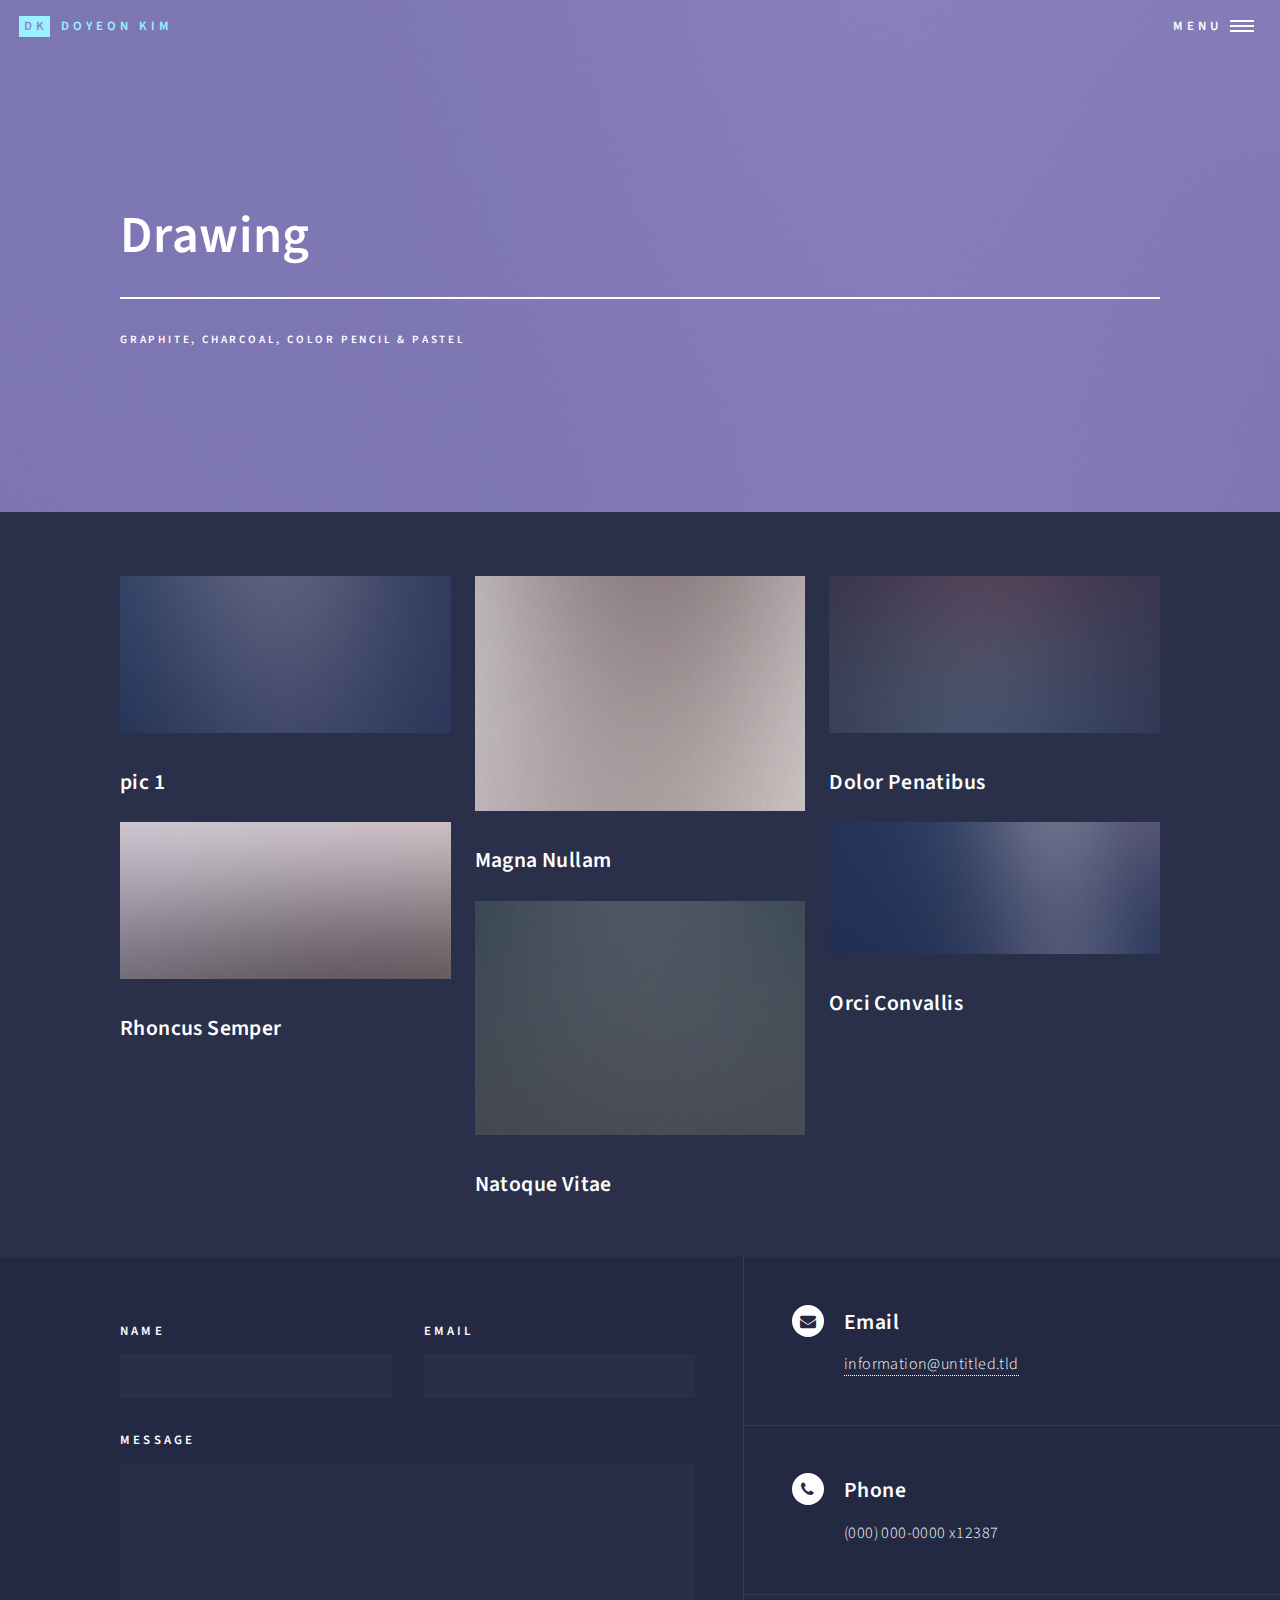
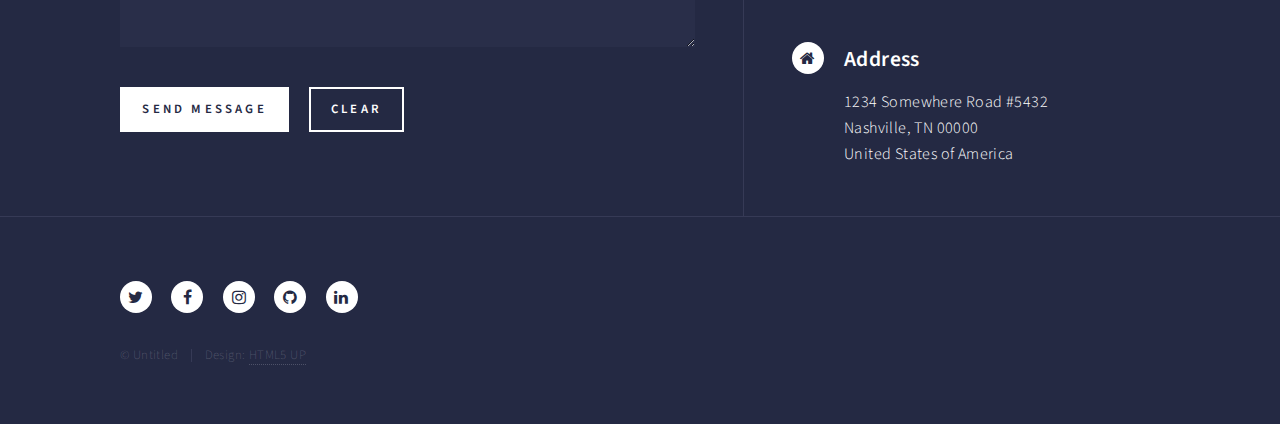
<file: 3dArts.html>
<!DOCTYPE HTML>
<!--
	Forty by HTML5 UP
	html5up.net | @ajlkn
	Free for personal and commercial use under the CCA 3.0 license (html5up.net/license)
-->
<html>
	<head>
		<title>Doyeon - Drawing</title>
		<meta charset="utf-8" />
		<meta name="viewport" content="width=device-width, initial-scale=1, user-scalable=no" />
		<!--[if lte IE 8]><script src="assets/js/ie/html5shiv.js"></script><![endif]-->
		<link rel="stylesheet" href="assets/css/main.css" />
		<!--[if lte IE 9]><link rel="stylesheet" href="assets/css/ie9.css" /><![endif]-->
		<!--[if lte IE 8]><link rel="stylesheet" href="assets/css/ie8.css" /><![endif]-->
	</head>
	<body>

		<!-- Wrapper -->
			<div id="wrapper">

				<!-- Header -->
				<!-- Note: The "styleN" class below should match that of the banner element. -->
					<header id="header" class="alt style2">
						<a href="index.html" class="logo"><strong>DK</strong> <span>Doyeon Kim</span></a>
						<nav>
							<a href="#menu">Menu</a>
						</nav>
					</header>

				<!-- Menu -->
					<nav id="menu">
						<ul class="links">
							<li><a href="index.html">Home</a></li>
							<li><a href="resume.html">Resume</a></li>
							<li><a href="generic.html">Generic</a></li>
							<li><a href="elements.html">Elements</a></li>
						</ul>
						<ul class="actions vertical">
							<li><a href="#" class="button special fit">Get Started</a></li>
							<li><a href="#" class="button fit">Log In</a></li>
						</ul>
					</nav>

				<!-- Banner -->
				<!-- Note: The "styleN" class below should match that of the header element. -->
					<section id="banner" class="style2">
						<div class="inner">
							<span class="image">
								<img src="images/pic07.jpg" alt="" />
							</span>
							<header class="major">
								<h1>Drawing</h1>
							</header>
							<div class="content">
								<p>graphite, charcoal, color pencil & pastel</p>
							</div>
						</div>
					</section>

				<!-- Main -->
					<div id="main">

						<!-- One -->
							<section id="one">
								<div class="inner">


								<!--
									<header class="major">
										<h2>Secion 1</h2>
									</header>
									<p>Nullam et orci eu lorem consequat tincidunt vivamus et sagittis magna sed nunc rhoncus condimentum sem. In efficitur ligula tate urna. Maecenas massa vel lacinia pellentesque lorem ipsum dolor. Nullam et orci eu lorem consequat tincidunt. Vivamus et sagittis libero. Nullam et orci eu lorem consequat tincidunt vivamus et sagittis magna sed nunc rhoncus condimentum sem. In efficitur ligula tate urna.</p>
								-->







							<div class="row">
								<div class="4u 12u$(mobile)">
									<article class="item">
										<a href="#" class="image fit"><img src="images/pic02.jpg" alt="" /></a>
										<header>
											<h3>pic 1</h3>
										</header>
									</article>
									<article class="item">
										<a href="#" class="image fit"><img src="images/pic03.jpg" alt="" /></a>
										<header>
											<h3>Rhoncus Semper</h3>
										</header>
									</article>
								</div>
								<div class="4u 12u$(mobile)">
									<article class="item">
										<a href="#" class="image fit"><img src="images/pic04.jpg" alt="" /></a>
										<header>
											<h3>Magna Nullam</h3>
										</header>
									</article>
									<article class="item">
										<a href="#" class="image fit"><img src="images/pic05.jpg" alt="" /></a>
										<header>
											<h3>Natoque Vitae</h3>
										</header>
									</article>
								</div>
								<div class="4u$ 12u$(mobile)">
									<article class="item">
										<a href="#" class="image fit"><img src="images/pic06.jpg" alt="" /></a>
										<header>
											<h3>Dolor Penatibus</h3>
										</header>
									</article>
									<article class="item">
										<a href="#" class="image fit"><img src="images/pic07.jpg" alt="" /></a>
										<header>
											<h3>Orci Convallis</h3>
										</header>
									</article>
								</div>
							</div>









								</div>





							</section>

	




					</div>

				<!-- Contact -->
					<section id="contact">
						<div class="inner">
							<section>
								<form method="post" action="https://formspree.io/dkim7991@gmail.com" method="POST">
									<div class="field half first">
										<label for="name">Name</label>
										<input type="text" name="name" id="name" />
									</div>
									<div class="field half">
										<label for="email">Email</label>
										<input type="text" name="email" id="email" />
									</div>
									<div class="field">
										<label for="message">Message</label>
										<textarea name="message" id="message" rows="6"></textarea>
									</div>
									<ul class="actions">
										<li><input type="submit" value="Send Message" class="special" /></li>
										<li><input type="reset" value="Clear" /></li>
									</ul>
								</form>
							</section>
							<section class="split">
								<section>
									<div class="contact-method">
										<span class="icon alt fa-envelope"></span>
										<h3>Email</h3>
										<a href="#">information@untitled.tld</a>
									</div>
								</section>
								<section>
									<div class="contact-method">
										<span class="icon alt fa-phone"></span>
										<h3>Phone</h3>
										<span>(000) 000-0000 x12387</span>
									</div>
								</section>
								<section>
									<div class="contact-method">
										<span class="icon alt fa-home"></span>
										<h3>Address</h3>
										<span>1234 Somewhere Road #5432<br />
										Nashville, TN 00000<br />
										United States of America</span>
									</div>
								</section>
							</section>
						</div>
					</section>

				<!-- Footer -->
					<footer id="footer">
						<div class="inner">
							<ul class="icons">
								<li><a href="#" class="icon alt fa-twitter"><span class="label">Twitter</span></a></li>
								<li><a href="#" class="icon alt fa-facebook"><span class="label">Facebook</span></a></li>
								<li><a href="#" class="icon alt fa-instagram"><span class="label">Instagram</span></a></li>
								<li><a href="#" class="icon alt fa-github"><span class="label">GitHub</span></a></li>
								<li><a href="#" class="icon alt fa-linkedin"><span class="label">LinkedIn</span></a></li>
							</ul>
							<ul class="copyright">
								<li>&copy; Untitled</li><li>Design: <a href="https://html5up.net">HTML5 UP</a></li>
							</ul>
						</div>
					</footer>

			</div>

		<!-- Scripts -->
			<script src="assets/js/jquery.min.js"></script>
			<script src="assets/js/jquery.scrolly.min.js"></script>
			<script src="assets/js/jquery.scrollex.min.js"></script>
			<script src="assets/js/skel.min.js"></script>
			<script src="assets/js/util.js"></script>
			<!--[if lte IE 8]><script src="assets/js/ie/respond.min.js"></script><![endif]-->
			<script src="assets/js/main.js"></script>

	</body>
</html>
</file>
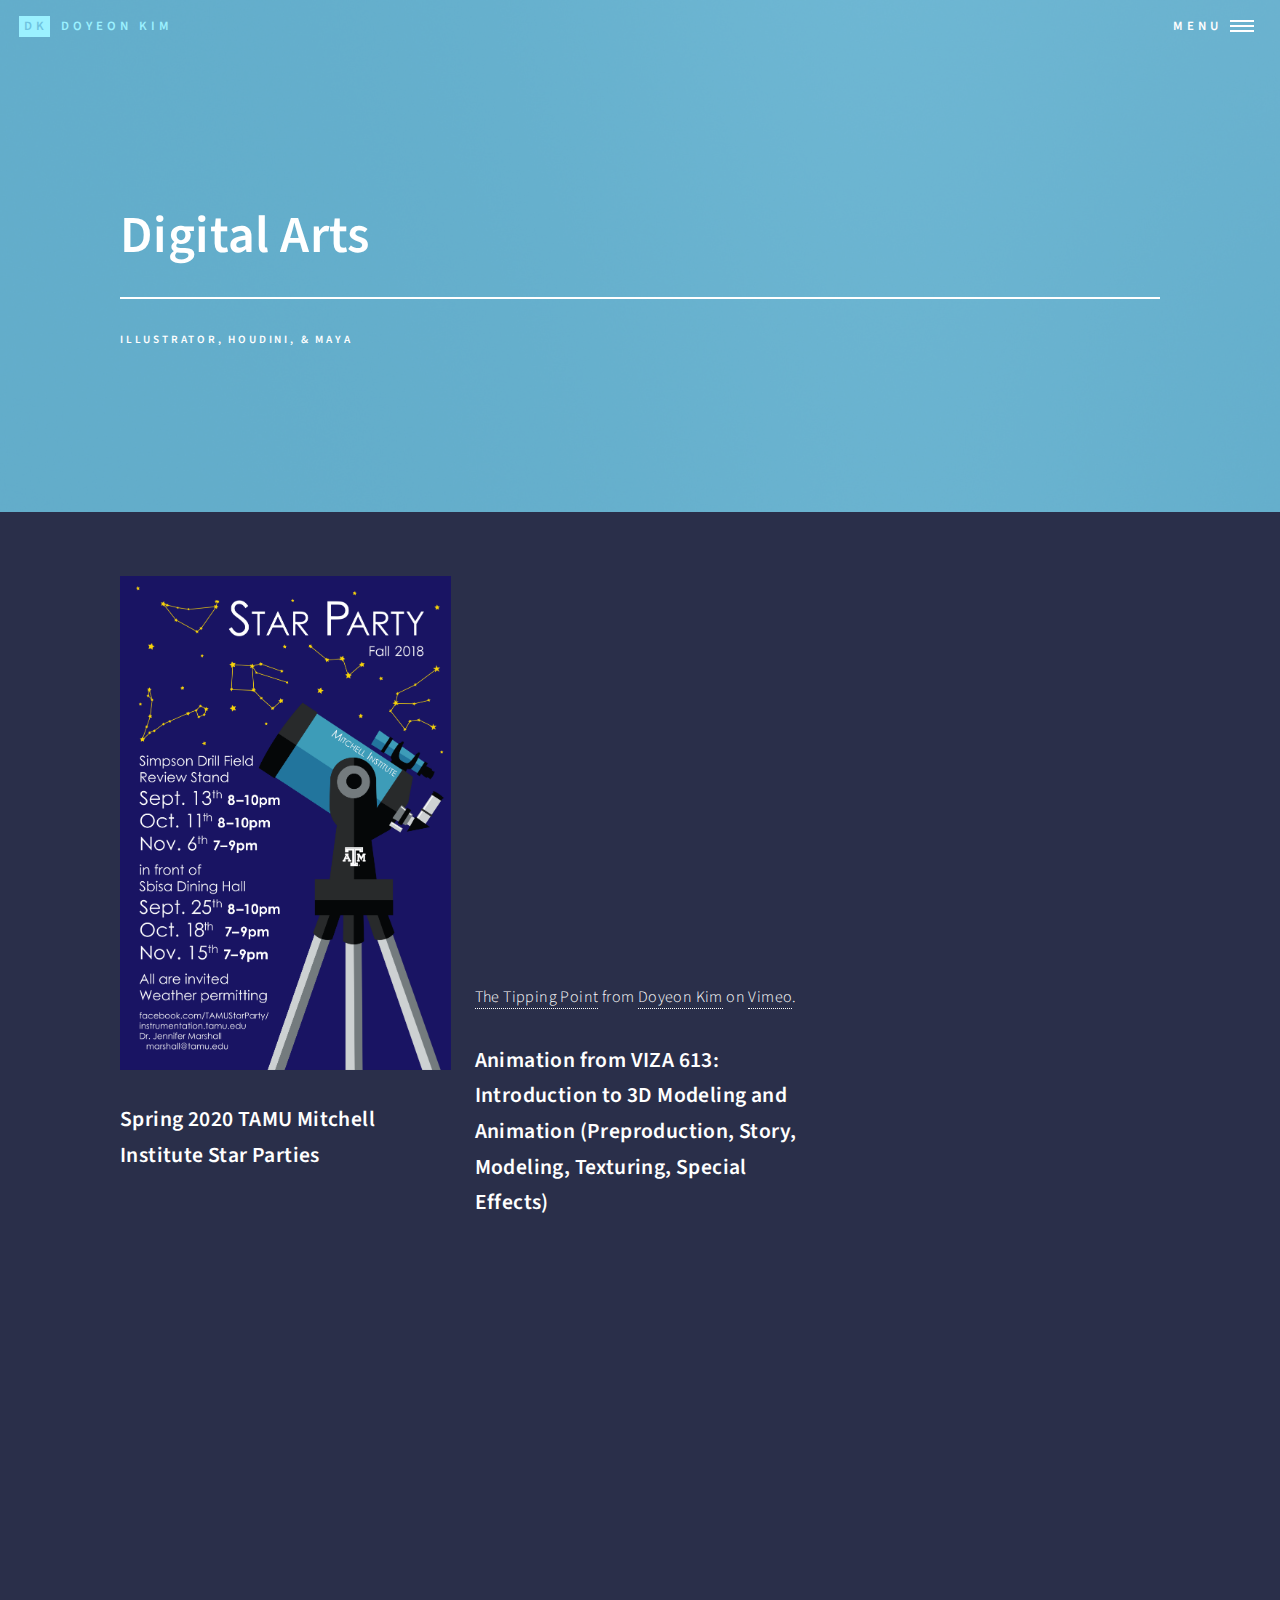
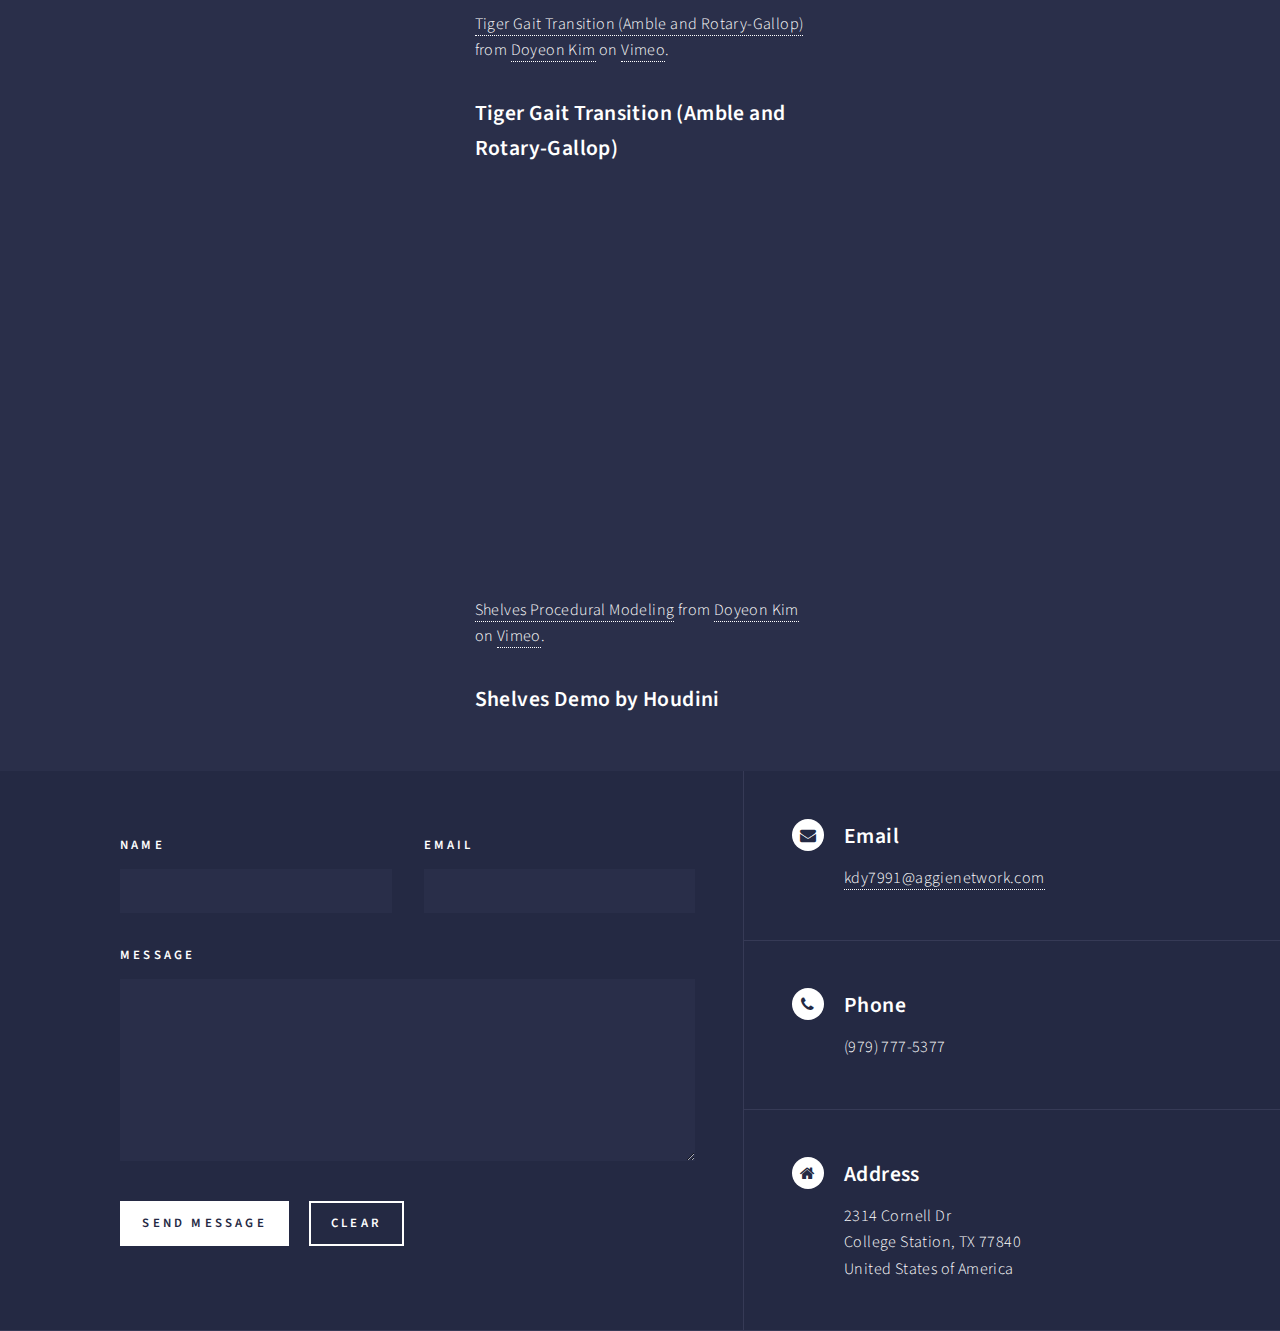
<file: digitalArts.html>
<!DOCTYPE HTML>
<!--
	Forty by HTML5 UP
	html5up.net | @ajlkn
	Free for personal and commercial use under the CCA 3.0 license (html5up.net/license)
-->
<html>
	<head>
		<title>Doyeon - Digital Arts</title>
		<meta charset="utf-8" />
		<meta name="viewport" content="width=device-width, initial-scale=1, user-scalable=no" />
		<!--[if lte IE 8]><script src="assets/js/ie/html5shiv.js"></script><![endif]-->
		<link rel="stylesheet" href="assets/css/main.css" />
		<!--[if lte IE 9]><link rel="stylesheet" href="assets/css/ie9.css" /><![endif]-->
		<!--[if lte IE 8]><link rel="stylesheet" href="assets/css/ie8.css" /><![endif]-->
	</head>
	<body>

		<!-- Wrapper -->
			<div id="wrapper">

				<!-- Header -->
				<!-- Note: The "styleN" class below should match that of the banner element. -->
					<header id="header" class="alt style1">
						<a href="index.html" class="logo"><strong>DK</strong> <span>Doyeon Kim</span></a>
						<nav>
							<a href="#menu">Menu</a>
						</nav>
					</header>

				<!-- Menu -->
					<nav id="menu">
						<ul class="links">
							<li><a href="index.html">Home</a></li>
							<li><a href="resume.html">Resume</a></li>
							<li><a href="index.html#portfolio" >Portfolio</a></li>
						</ul>
					</nav>

				<!-- Banner -->
				<!-- Note: The "styleN" class below should match that of the header element. -->
					<section id="banner" class="style1">
						<div class="inner">
							<span class="image">
								<img src="images/pic07.jpg" alt="" />
							</span>
							<header class="major">
								<h1>Digital Arts</h1>
							</header>
							<div class="content">
								<p>Illustrator, Houdini, & Maya</p>
							</div>
						</div>
					</section>

				<!-- Main -->
					<div id="main">

						<!-- One -->
							<section id="one">
								<div class="inner">


								<!--
									<header class="major">
										<h2>Secion 1</h2>
									</header>
									<p>Nullam et orci eu lorem consequat tincidunt vivamus et sagittis magna sed nunc rhoncus condimentum sem. In efficitur ligula tate urna. Maecenas massa vel lacinia pellentesque lorem ipsum dolor. Nullam et orci eu lorem consequat tincidunt. Vivamus et sagittis libero. Nullam et orci eu lorem consequat tincidunt vivamus et sagittis magna sed nunc rhoncus condimentum sem. In efficitur ligula tate urna.</p>
								-->







							<div class="row">
								<div class="4u 12u$(mobile)">
									<article class="item">
										<a href="portfolio_digitalArts/starParty_Spring2020.jpg" class="image fit" target="_blank"><img src="portfolio_digitalArts/starParty_fall2018.png" alt="starParty_fall2018" /></a>
										<header>
											<h3>Spring 2020 TAMU Mitchell Institute Star Parties</h3>
										</header>
									</article>
								</div>
								
								<div class="4u 12u$(mobile)">
									<article class="item">
										<iframe src="https://player.vimeo.com/video/390392745" width="640" height="400" frameborder="0" allow="autoplay; fullscreen" allowfullscreen></iframe>
<p><a href="https://vimeo.com/390392745">The Tipping Point</a> from <a href="https://vimeo.com/user108467942">Doyeon Kim</a> on <a href="https://vimeo.com">Vimeo</a>.</p>
										<!--<a href="https://vimeo.com/390392745" class="image fit" target="_blank"><img src="https://vimeo.com/390392745" alt="Animation" /></a>
										-->
										<header>
											<h3>Animation from VIZA 613: Introduction to 3D Modeling and Animation (Preproduction, Story, Modeling, Texturing, Special Effects)</h3>
										</header>
									</article>
									<article class="item">
										<iframe src="https://player.vimeo.com/video/394349834" width="640" height="360" frameborder="0" allow="autoplay; fullscreen" allowfullscreen></iframe>
<p><a href="https://vimeo.com/394349834">Tiger Gait Transition (Amble and Rotary-Gallop)</a> from <a href="https://vimeo.com/user108467942">Doyeon Kim</a> on <a href="https://vimeo.com">Vimeo</a>.</p>
										<header>
											<h3>Tiger Gait Transition (Amble and Rotary-Gallop)</h3>
										</header>
									</article>
									<article class="item">
										<iframe src="https://player.vimeo.com/video/390401961" width="640" height="400" frameborder="0" allow="autoplay; fullscreen" allowfullscreen></iframe>
<p><a href="https://vimeo.com/390401961">Shelves Procedural Modeling</a> from <a href="https://vimeo.com/user108467942">Doyeon Kim</a> on <a href="https://vimeo.com">Vimeo</a>.</p>
										<header>
											<h3>Shelves Demo by Houdini</h3></a>
										</header>
									</article>
							
								</div>
								
								
								
							</div>









								</div>





							</section>

	




					</div>

				<!-- Contact -->
					<section id="contact">
						<div class="inner">
							<section>
								<form method="post" action="https://formspree.io/kdy7991@aggienetwork.com" method="POST">
									<div class="field half first">
										<label for="name">Name</label>
										<input type="text" name="name" id="name" />
									</div>
									<div class="field half">
										<label for="email">Email</label>
										<input type="text" name="email" id="email" />
									</div>
									<div class="field">
										<label for="message">Message</label>
										<textarea name="message" id="message" rows="6"></textarea>
									</div>
									<ul class="actions">
										<li><input type="submit" value="Send Message" class="special" /></li>
										<li><input type="reset" value="Clear" /></li>
									</ul>
								</form>
							</section>
							<section class="split">
								<section>
									<div class="contact-method">
										<span class="icon alt fa-envelope"></span>
										<h3>Email</h3>
										<a href="#">kdy7991@aggienetwork.com</a>
									</div>
								</section>
								<section>
									<div class="contact-method">
										<span class="icon alt fa-phone"></span>
										<h3>Phone</h3>
										<span>(979) 777-5377</span>
									</div>
								</section>
								<section>
									<div class="contact-method">
										<span class="icon alt fa-home"></span>
										<h3>Address</h3>
										<span>2314 Cornell Dr<br />
										College Station, TX 77840<br />
										United States of America</span>
									</div>
								</section>
							</section>
						</div>
					</section>

				
				<!-- Footer -->
				<!--
					<footer id="footer">
						<div class="inner">
							<ul class="icons">
								<li><a href="#" class="icon alt fa-twitter"><span class="label">Twitter</span></a></li>
								<li><a href="#" class="icon alt fa-facebook"><span class="label">Facebook</span></a></li>
								<li><a href="#" class="icon alt fa-instagram"><span class="label">Instagram</span></a></li>
								<li><a href="#" class="icon alt fa-github"><span class="label">GitHub</span></a></li>
								<li><a href="#" class="icon alt fa-linkedin"><span class="label">LinkedIn</span></a></li>
							</ul>
							<ul class="copyright">
								<li>&copy; Untitled</li><li>Design: <a href="https://html5up.net">HTML5 UP</a></li>
							</ul>
						</div>
					</footer>
				-->



			</div>

		<!-- Scripts -->
			<script src="assets/js/jquery.min.js"></script>
			<script src="assets/js/jquery.scrolly.min.js"></script>
			<script src="assets/js/jquery.scrollex.min.js"></script>
			<script src="assets/js/skel.min.js"></script>
			<script src="assets/js/util.js"></script>
			<!--[if lte IE 8]><script src="assets/js/ie/respond.min.js"></script><![endif]-->
			<script src="assets/js/main.js"></script>

	</body>
</html>
</file>
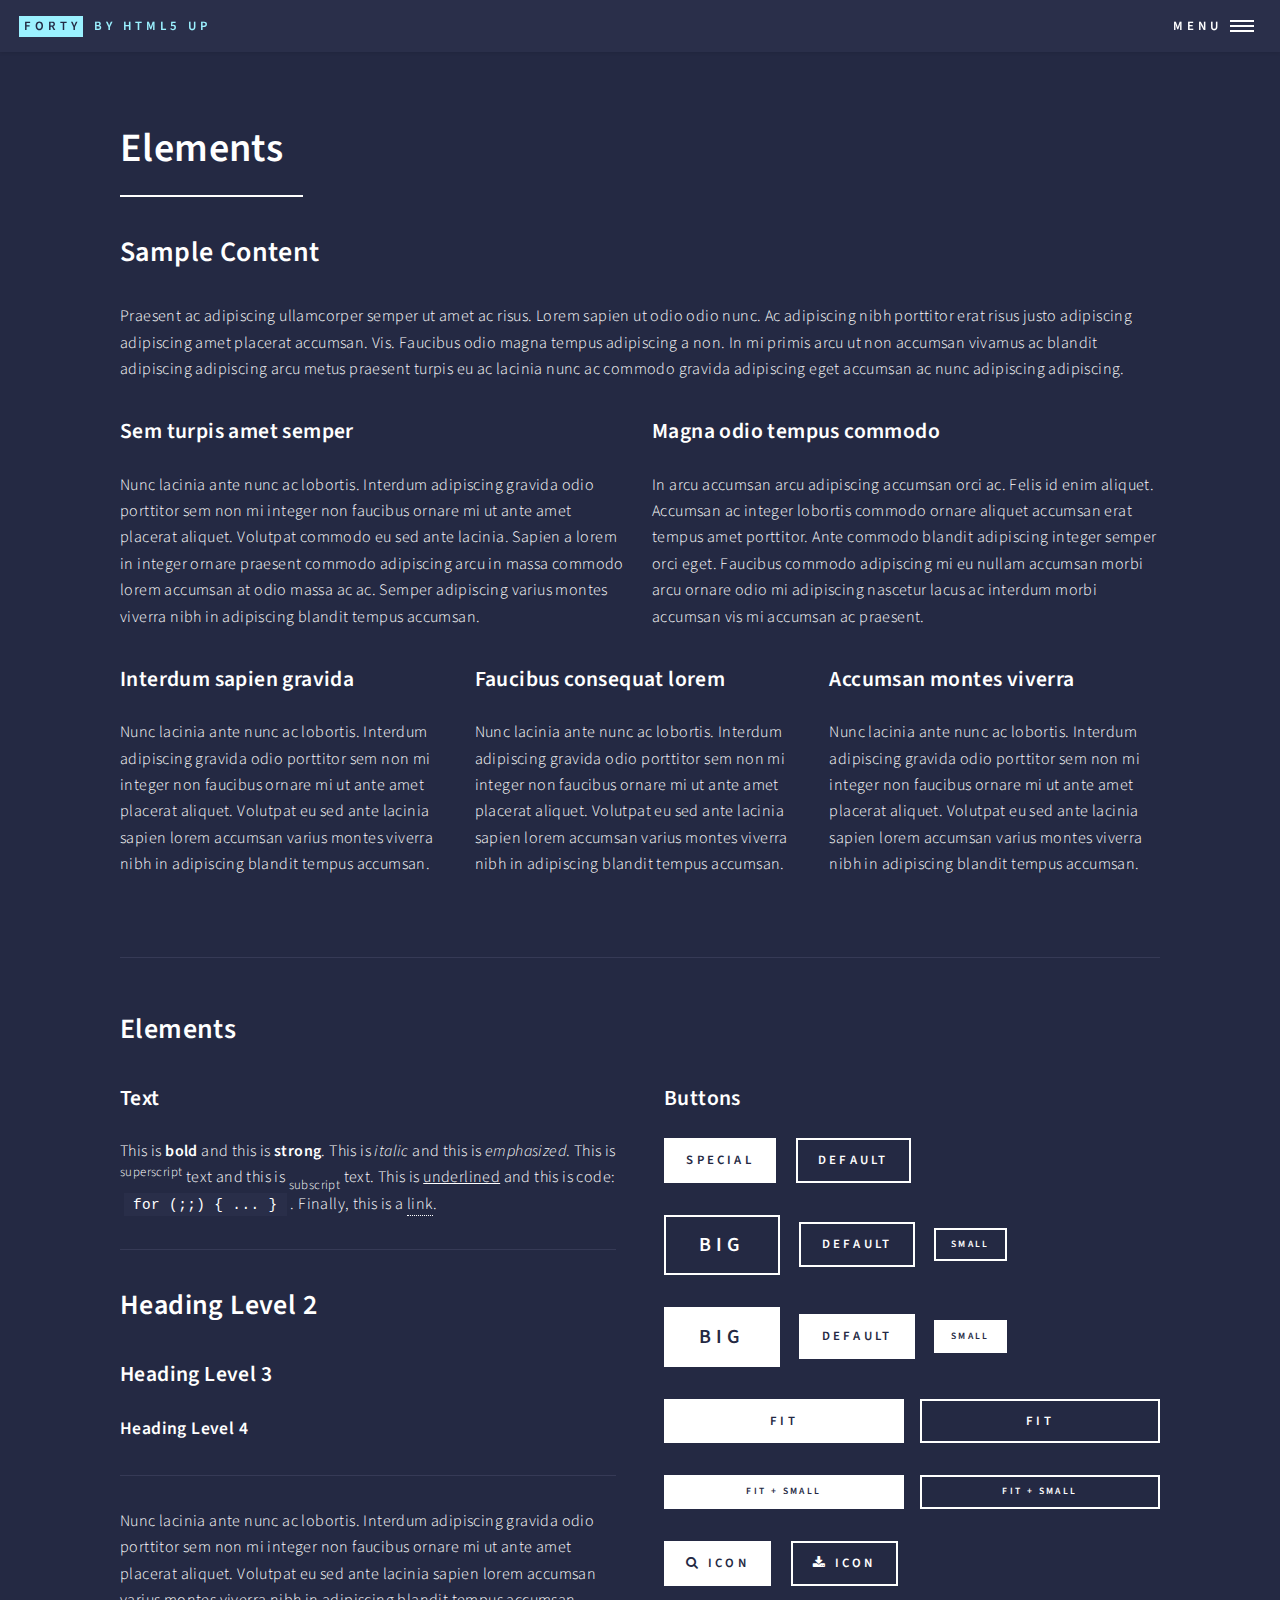
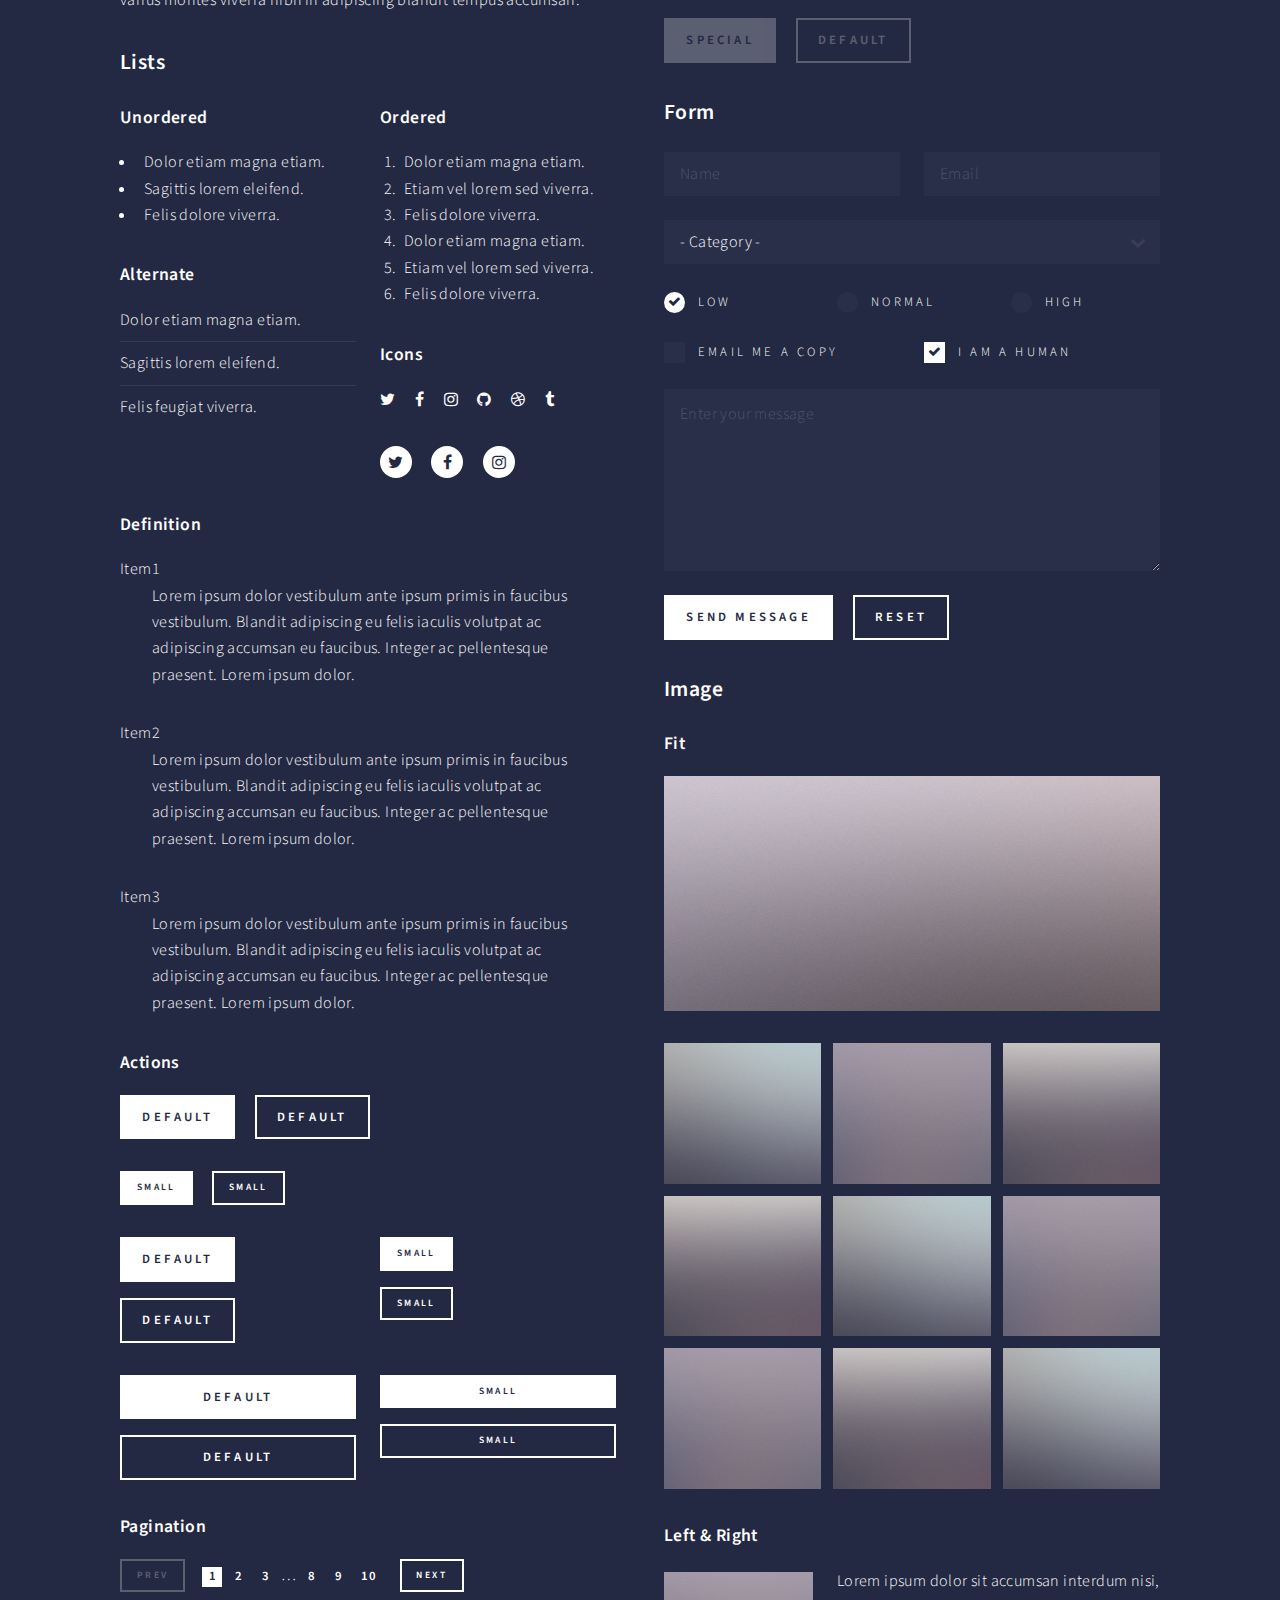
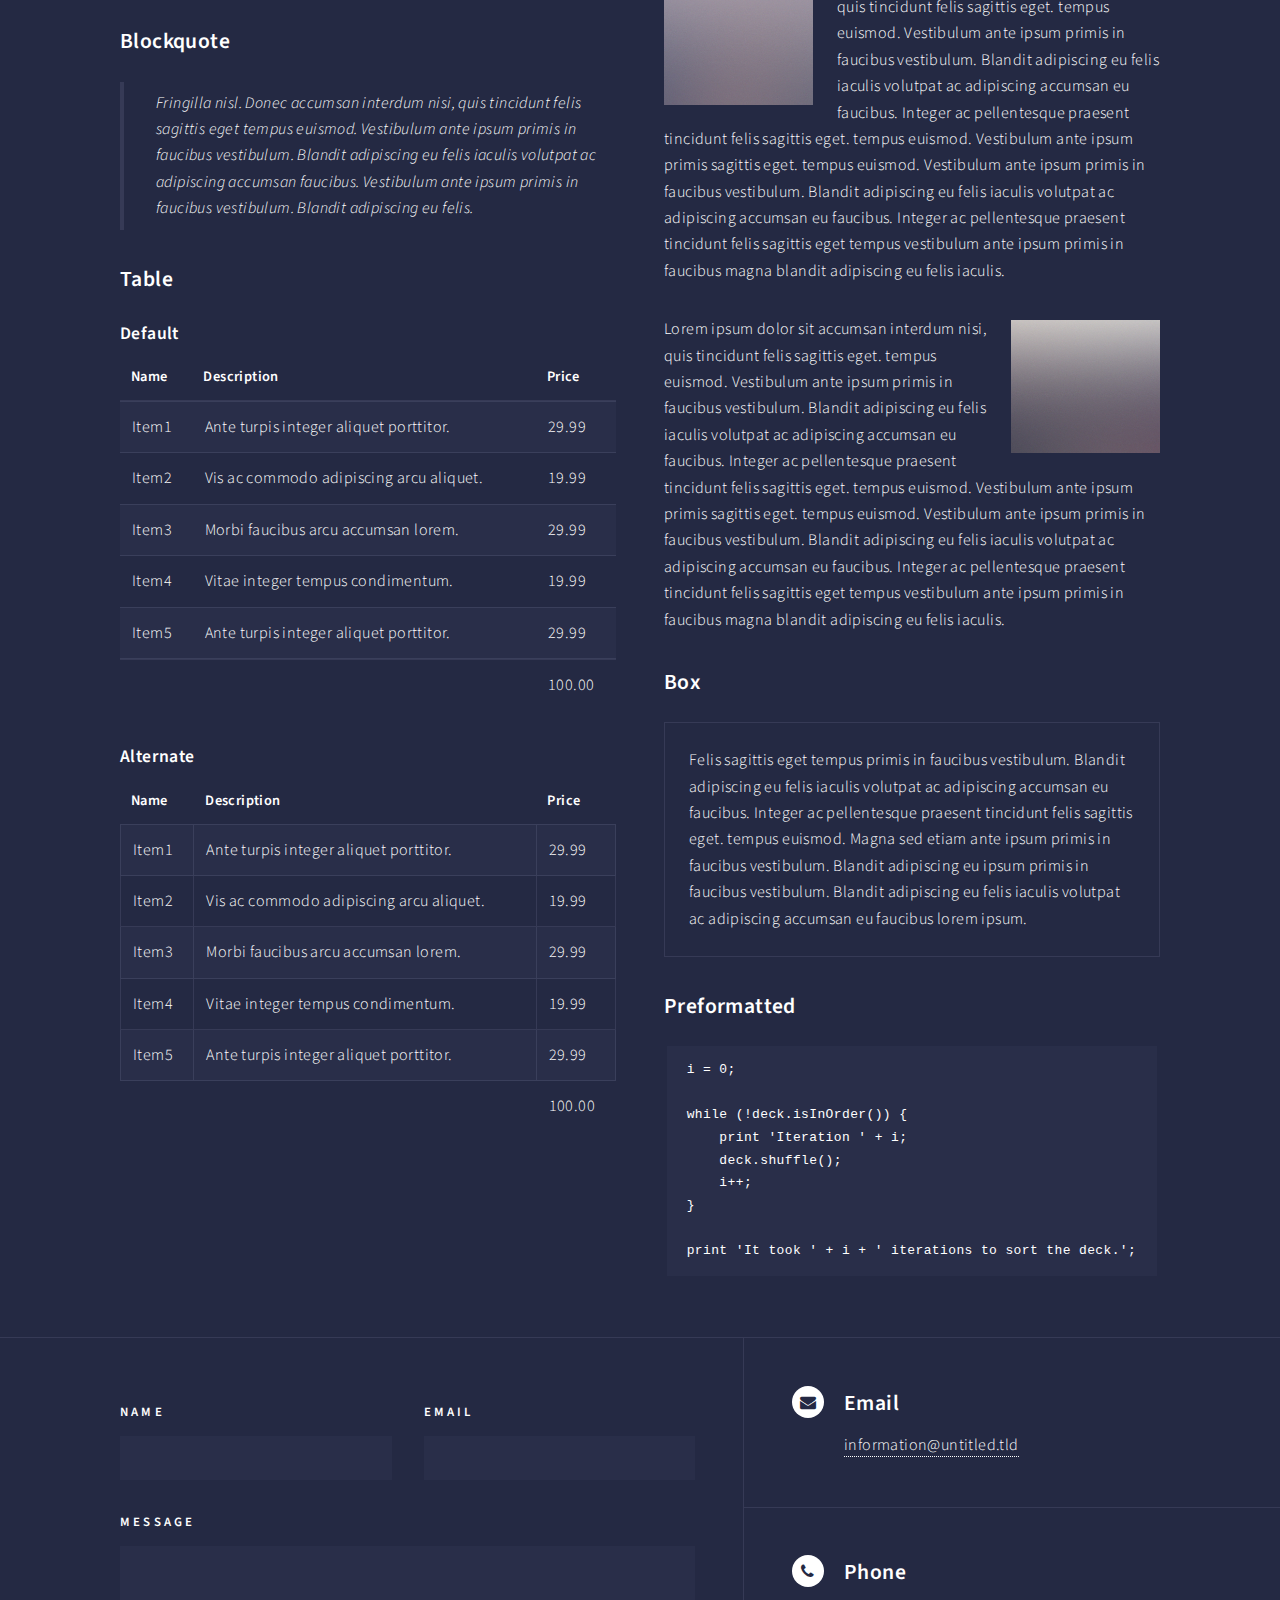
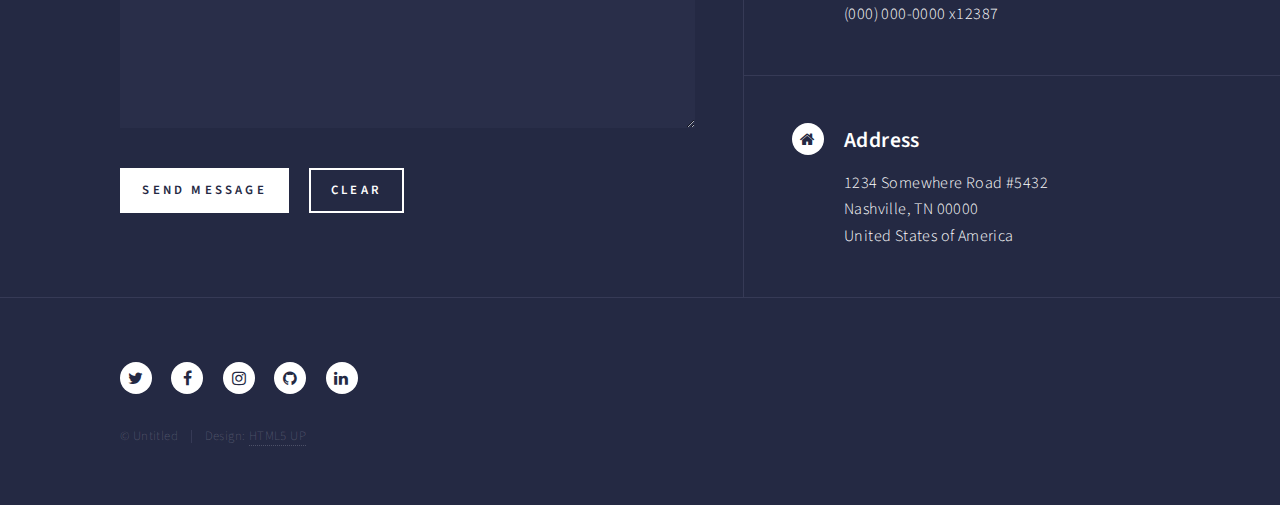
<file: elements.html>
<!DOCTYPE HTML>
<!--
	Forty by HTML5 UP
	html5up.net | @ajlkn
	Free for personal and commercial use under the CCA 3.0 license (html5up.net/license)
-->
<html>
	<head>
		<title>Elements - Forty by HTML5 UP</title>
		<meta charset="utf-8" />
		<meta name="viewport" content="width=device-width, initial-scale=1, user-scalable=no" />
		<!--[if lte IE 8]><script src="assets/js/ie/html5shiv.js"></script><![endif]-->
		<link rel="stylesheet" href="assets/css/main.css" />
		<!--[if lte IE 9]><link rel="stylesheet" href="assets/css/ie9.css" /><![endif]-->
		<!--[if lte IE 8]><link rel="stylesheet" href="assets/css/ie8.css" /><![endif]-->
	</head>
	<body>

		<!-- Wrapper -->
			<div id="wrapper">

				<!-- Header -->
					<header id="header">
						<a href="index.html" class="logo"><strong>Forty</strong> <span>by HTML5 UP</span></a>
						<nav>
							<a href="#menu">Menu</a>
						</nav>
					</header>

				<!-- Menu -->
					<nav id="menu">
						<ul class="links">
							<li><a href="index.html">Home</a></li>
							<li><a href="landing.html">Landing</a></li>
							<li><a href="generic.html">Generic</a></li>
							<li><a href="elements.html">Elements</a></li>
						</ul>
						<ul class="actions vertical">
							<li><a href="#" class="button special fit">Get Started</a></li>
							<li><a href="#" class="button fit">Log In</a></li>
						</ul>
					</nav>

				<!-- Main -->
					<div id="main" class="alt">

						<!-- One -->
							<section id="one">
								<div class="inner">
									<header class="major">
										<h1>Elements</h1>
									</header>

									<!-- Content -->
										<h2 id="content">Sample Content</h2>
										<p>Praesent ac adipiscing ullamcorper semper ut amet ac risus. Lorem sapien ut odio odio nunc. Ac adipiscing nibh porttitor erat risus justo adipiscing adipiscing amet placerat accumsan. Vis. Faucibus odio magna tempus adipiscing a non. In mi primis arcu ut non accumsan vivamus ac blandit adipiscing adipiscing arcu metus praesent turpis eu ac lacinia nunc ac commodo gravida adipiscing eget accumsan ac nunc adipiscing adipiscing.</p>
										<div class="row">
											<div class="6u 12u$(small)">
												<h3>Sem turpis amet semper</h3>
												<p>Nunc lacinia ante nunc ac lobortis. Interdum adipiscing gravida odio porttitor sem non mi integer non faucibus ornare mi ut ante amet placerat aliquet. Volutpat commodo eu sed ante lacinia. Sapien a lorem in integer ornare praesent commodo adipiscing arcu in massa commodo lorem accumsan at odio massa ac ac. Semper adipiscing varius montes viverra nibh in adipiscing blandit tempus accumsan.</p>
											</div>
											<div class="6u$ 12u$(small)">
												<h3>Magna odio tempus commodo</h3>
												<p>In arcu accumsan arcu adipiscing accumsan orci ac. Felis id enim aliquet. Accumsan ac integer lobortis commodo ornare aliquet accumsan erat tempus amet porttitor. Ante commodo blandit adipiscing integer semper orci eget. Faucibus commodo adipiscing mi eu nullam accumsan morbi arcu ornare odio mi adipiscing nascetur lacus ac interdum morbi accumsan vis mi accumsan ac praesent.</p>
											</div>
											<!-- Break -->
											<div class="4u 12u$(medium)">
												<h3>Interdum sapien gravida</h3>
												<p>Nunc lacinia ante nunc ac lobortis. Interdum adipiscing gravida odio porttitor sem non mi integer non faucibus ornare mi ut ante amet placerat aliquet. Volutpat eu sed ante lacinia sapien lorem accumsan varius montes viverra nibh in adipiscing blandit tempus accumsan.</p>
											</div>
											<div class="4u 12u$(medium)">
												<h3>Faucibus consequat lorem</h3>
												<p>Nunc lacinia ante nunc ac lobortis. Interdum adipiscing gravida odio porttitor sem non mi integer non faucibus ornare mi ut ante amet placerat aliquet. Volutpat eu sed ante lacinia sapien lorem accumsan varius montes viverra nibh in adipiscing blandit tempus accumsan.</p>
											</div>
											<div class="4u$ 12u$(medium)">
												<h3>Accumsan montes viverra</h3>
												<p>Nunc lacinia ante nunc ac lobortis. Interdum adipiscing gravida odio porttitor sem non mi integer non faucibus ornare mi ut ante amet placerat aliquet. Volutpat eu sed ante lacinia sapien lorem accumsan varius montes viverra nibh in adipiscing blandit tempus accumsan.</p>
											</div>
										</div>

									<hr class="major" />

									<!-- Elements -->
										<h2 id="elements">Elements</h2>
										<div class="row 200%">
											<div class="6u 12u$(medium)">

												<!-- Text stuff -->
													<h3>Text</h3>
													<p>This is <b>bold</b> and this is <strong>strong</strong>. This is <i>italic</i> and this is <em>emphasized</em>.
													This is <sup>superscript</sup> text and this is <sub>subscript</sub> text.
													This is <u>underlined</u> and this is code: <code>for (;;) { ... }</code>.
													Finally, this is a <a href="#">link</a>.</p>
													<hr />
													<h2>Heading Level 2</h2>
													<h3>Heading Level 3</h3>
													<h4>Heading Level 4</h4>
													<hr />
													<p>Nunc lacinia ante nunc ac lobortis. Interdum adipiscing gravida odio porttitor sem non mi integer non faucibus ornare mi ut ante amet placerat aliquet. Volutpat eu sed ante lacinia sapien lorem accumsan varius montes viverra nibh in adipiscing blandit tempus accumsan.</p>

												<!-- Lists -->
													<h3>Lists</h3>
													<div class="row">
														<div class="6u 12u$(small)">

															<h4>Unordered</h4>
															<ul>
																<li>Dolor etiam magna etiam.</li>
																<li>Sagittis lorem eleifend.</li>
																<li>Felis dolore viverra.</li>
															</ul>

															<h4>Alternate</h4>
															<ul class="alt">
																<li>Dolor etiam magna etiam.</li>
																<li>Sagittis lorem eleifend.</li>
																<li>Felis feugiat viverra.</li>
															</ul>

														</div>
														<div class="6u$ 12u$(small)">

															<h4>Ordered</h4>
															<ol>
																<li>Dolor etiam magna etiam.</li>
																<li>Etiam vel lorem sed viverra.</li>
																<li>Felis dolore viverra.</li>
																<li>Dolor etiam magna etiam.</li>
																<li>Etiam vel lorem sed viverra.</li>
																<li>Felis dolore viverra.</li>
															</ol>

															<h4>Icons</h4>
															<ul class="icons">
																<li><a href="#" class="icon fa-twitter"><span class="label">Twitter</span></a></li>
																<li><a href="#" class="icon fa-facebook"><span class="label">Facebook</span></a></li>
																<li><a href="#" class="icon fa-instagram"><span class="label">Instagram</span></a></li>
																<li><a href="#" class="icon fa-github"><span class="label">Github</span></a></li>
																<li><a href="#" class="icon fa-dribbble"><span class="label">Dribbble</span></a></li>
																<li><a href="#" class="icon fa-tumblr"><span class="label">Tumblr</span></a></li>
															</ul>
															<ul class="icons">
																<li><a href="#" class="icon alt fa-twitter"><span class="label">Twitter</span></a></li>
																<li><a href="#" class="icon alt fa-facebook"><span class="label">Facebook</span></a></li>
																<li><a href="#" class="icon alt fa-instagram"><span class="label">Instagram</span></a></li>
															</ul>

														</div>
													</div>
													<h4>Definition</h4>
													<dl>
														<dt>Item1</dt>
														<dd>
															<p>Lorem ipsum dolor vestibulum ante ipsum primis in faucibus vestibulum. Blandit adipiscing eu felis iaculis volutpat ac adipiscing accumsan eu faucibus. Integer ac pellentesque praesent. Lorem ipsum dolor.</p>
														</dd>
														<dt>Item2</dt>
														<dd>
															<p>Lorem ipsum dolor vestibulum ante ipsum primis in faucibus vestibulum. Blandit adipiscing eu felis iaculis volutpat ac adipiscing accumsan eu faucibus. Integer ac pellentesque praesent. Lorem ipsum dolor.</p>
														</dd>
														<dt>Item3</dt>
														<dd>
															<p>Lorem ipsum dolor vestibulum ante ipsum primis in faucibus vestibulum. Blandit adipiscing eu felis iaculis volutpat ac adipiscing accumsan eu faucibus. Integer ac pellentesque praesent. Lorem ipsum dolor.</p>
														</dd>
													</dl>

													<h4>Actions</h4>
													<ul class="actions">
														<li><a href="#" class="button special">Default</a></li>
														<li><a href="#" class="button">Default</a></li>
													</ul>
													<ul class="actions small">
														<li><a href="#" class="button special small">Small</a></li>
														<li><a href="#" class="button small">Small</a></li>
													</ul>
													<div class="row">
														<div class="6u 12u$(small)">
															<ul class="actions vertical">
																<li><a href="#" class="button special">Default</a></li>
																<li><a href="#" class="button">Default</a></li>
															</ul>
														</div>
														<div class="6u$ 12u$(small)">
															<ul class="actions vertical small">
																<li><a href="#" class="button special small">Small</a></li>
																<li><a href="#" class="button small">Small</a></li>
															</ul>
														</div>
														<div class="6u 12u$(small)">
															<ul class="actions vertical">
																<li><a href="#" class="button special fit">Default</a></li>
																<li><a href="#" class="button fit">Default</a></li>
															</ul>
														</div>
														<div class="6u$ 12u$(small)">
															<ul class="actions vertical small">
																<li><a href="#" class="button special small fit">Small</a></li>
																<li><a href="#" class="button small fit">Small</a></li>
															</ul>
														</div>
													</div>

													<h4>Pagination</h4>
													<ul class="pagination">
														<li><span class="button small disabled">Prev</span></li>
														<li><a href="#" class="page active">1</a></li>
														<li><a href="#" class="page">2</a></li>
														<li><a href="#" class="page">3</a></li>
														<li><span>&hellip;</span></li>
														<li><a href="#" class="page">8</a></li>
														<li><a href="#" class="page">9</a></li>
														<li><a href="#" class="page">10</a></li>
														<li><a href="#" class="button small">Next</a></li>
													</ul>

												<!-- Blockquote -->
													<h3>Blockquote</h3>
													<blockquote>Fringilla nisl. Donec accumsan interdum nisi, quis tincidunt felis sagittis eget tempus euismod. Vestibulum ante ipsum primis in faucibus vestibulum. Blandit adipiscing eu felis iaculis volutpat ac adipiscing accumsan faucibus. Vestibulum ante ipsum primis in faucibus vestibulum. Blandit adipiscing eu felis.</blockquote>

												<!-- Table -->
													<h3>Table</h3>

													<h4>Default</h4>
													<div class="table-wrapper">
														<table>
															<thead>
																<tr>
																	<th>Name</th>
																	<th>Description</th>
																	<th>Price</th>
																</tr>
															</thead>
															<tbody>
																<tr>
																	<td>Item1</td>
																	<td>Ante turpis integer aliquet porttitor.</td>
																	<td>29.99</td>
																</tr>
																<tr>
																	<td>Item2</td>
																	<td>Vis ac commodo adipiscing arcu aliquet.</td>
																	<td>19.99</td>
																</tr>
																<tr>
																	<td>Item3</td>
																	<td> Morbi faucibus arcu accumsan lorem.</td>
																	<td>29.99</td>
																</tr>
																<tr>
																	<td>Item4</td>
																	<td>Vitae integer tempus condimentum.</td>
																	<td>19.99</td>
																</tr>
																<tr>
																	<td>Item5</td>
																	<td>Ante turpis integer aliquet porttitor.</td>
																	<td>29.99</td>
																</tr>
															</tbody>
															<tfoot>
																<tr>
																	<td colspan="2"></td>
																	<td>100.00</td>
																</tr>
															</tfoot>
														</table>
													</div>

													<h4>Alternate</h4>
													<div class="table-wrapper">
														<table class="alt">
															<thead>
																<tr>
																	<th>Name</th>
																	<th>Description</th>
																	<th>Price</th>
																</tr>
															</thead>
															<tbody>
																<tr>
																	<td>Item1</td>
																	<td>Ante turpis integer aliquet porttitor.</td>
																	<td>29.99</td>
																</tr>
																<tr>
																	<td>Item2</td>
																	<td>Vis ac commodo adipiscing arcu aliquet.</td>
																	<td>19.99</td>
																</tr>
																<tr>
																	<td>Item3</td>
																	<td> Morbi faucibus arcu accumsan lorem.</td>
																	<td>29.99</td>
																</tr>
																<tr>
																	<td>Item4</td>
																	<td>Vitae integer tempus condimentum.</td>
																	<td>19.99</td>
																</tr>
																<tr>
																	<td>Item5</td>
																	<td>Ante turpis integer aliquet porttitor.</td>
																	<td>29.99</td>
																</tr>
															</tbody>
															<tfoot>
																<tr>
																	<td colspan="2"></td>
																	<td>100.00</td>
																</tr>
															</tfoot>
														</table>
													</div>

											</div>
											<div class="6u$ 12u$(medium)">

												<!-- Buttons -->
													<h3>Buttons</h3>
													<ul class="actions">
														<li><a href="#" class="button special">Special</a></li>
														<li><a href="#" class="button">Default</a></li>
													</ul>
													<ul class="actions">
														<li><a href="#" class="button big">Big</a></li>
														<li><a href="#" class="button">Default</a></li>
														<li><a href="#" class="button small">Small</a></li>
													</ul>
													<ul class="actions">
														<li><a href="#" class="button special big">Big</a></li>
														<li><a href="#" class="button special">Default</a></li>
														<li><a href="#" class="button special small">Small</a></li>
													</ul>
													<ul class="actions fit">
														<li><a href="#" class="button special fit">Fit</a></li>
														<li><a href="#" class="button fit">Fit</a></li>
													</ul>
													<ul class="actions fit small">
														<li><a href="#" class="button special fit small">Fit + Small</a></li>
														<li><a href="#" class="button fit small">Fit + Small</a></li>
													</ul>
													<ul class="actions">
														<li><a href="#" class="button special icon fa-search">Icon</a></li>
														<li><a href="#" class="button icon fa-download">Icon</a></li>
													</ul>
													<ul class="actions">
														<li><span class="button special disabled">Special</span></li>
														<li><span class="button disabled">Default</span></li>
													</ul>

												<!-- Form -->
													<h3>Form</h3>

													<form method="post" action="#">
														<div class="row uniform">
															<div class="6u 12u$(xsmall)">
																<input type="text" name="demo-name" id="demo-name" value="" placeholder="Name" />
															</div>
															<div class="6u$ 12u$(xsmall)">
																<input type="email" name="demo-email" id="demo-email" value="" placeholder="Email" />
															</div>
															<!-- Break -->
															<div class="12u$">
																<div class="select-wrapper">
																	<select name="demo-category" id="demo-category">
																		<option value="">- Category -</option>
																		<option value="1">Manufacturing</option>
																		<option value="1">Shipping</option>
																		<option value="1">Administration</option>
																		<option value="1">Human Resources</option>
																	</select>
																</div>
															</div>
															<!-- Break -->
															<div class="4u 12u$(small)">
																<input type="radio" id="demo-priority-low" name="demo-priority" checked>
																<label for="demo-priority-low">Low</label>
															</div>
															<div class="4u 12u$(small)">
																<input type="radio" id="demo-priority-normal" name="demo-priority">
																<label for="demo-priority-normal">Normal</label>
															</div>
															<div class="4u$ 12u$(small)">
																<input type="radio" id="demo-priority-high" name="demo-priority">
																<label for="demo-priority-high">High</label>
															</div>
															<!-- Break -->
															<div class="6u 12u$(small)">
																<input type="checkbox" id="demo-copy" name="demo-copy">
																<label for="demo-copy">Email me a copy</label>
															</div>
															<div class="6u$ 12u$(small)">
																<input type="checkbox" id="demo-human" name="demo-human" checked>
																<label for="demo-human">I am a human</label>
															</div>
															<!-- Break -->
															<div class="12u$">
																<textarea name="demo-message" id="demo-message" placeholder="Enter your message" rows="6"></textarea>
															</div>
															<!-- Break -->
															<div class="12u$">
																<ul class="actions">
																	<li><input type="submit" value="Send Message" class="special" /></li>
																	<li><input type="reset" value="Reset" /></li>
																</ul>
															</div>
														</div>
													</form>

												<!-- Image -->
													<h3>Image</h3>

													<h4>Fit</h4>
													<span class="image fit"><img src="images/pic03.jpg" alt="" /></span>
													<div class="box alt">
														<div class="row 50% uniform">
															<div class="4u"><span class="image fit"><img src="images/pic08.jpg" alt="" /></span></div>
															<div class="4u"><span class="image fit"><img src="images/pic09.jpg" alt="" /></span></div>
															<div class="4u$"><span class="image fit"><img src="images/pic10.jpg" alt="" /></span></div>
															<!-- Break -->
															<div class="4u"><span class="image fit"><img src="images/pic10.jpg" alt="" /></span></div>
															<div class="4u"><span class="image fit"><img src="images/pic08.jpg" alt="" /></span></div>
															<div class="4u$"><span class="image fit"><img src="images/pic09.jpg" alt="" /></span></div>
															<!-- Break -->
															<div class="4u"><span class="image fit"><img src="images/pic09.jpg" alt="" /></span></div>
															<div class="4u"><span class="image fit"><img src="images/pic10.jpg" alt="" /></span></div>
															<div class="4u$"><span class="image fit"><img src="images/pic08.jpg" alt="" /></span></div>
														</div>
													</div>

													<h4>Left &amp; Right</h4>
													<p><span class="image left"><img src="images/pic09.jpg" alt="" /></span>Lorem ipsum dolor sit accumsan interdum nisi, quis tincidunt felis sagittis eget. tempus euismod. Vestibulum ante ipsum primis in faucibus vestibulum. Blandit adipiscing eu felis iaculis volutpat ac adipiscing accumsan eu faucibus. Integer ac pellentesque praesent tincidunt felis sagittis eget. tempus euismod. Vestibulum ante ipsum primis sagittis eget. tempus euismod. Vestibulum ante ipsum primis in faucibus vestibulum. Blandit adipiscing eu felis iaculis volutpat ac adipiscing accumsan eu faucibus. Integer ac pellentesque praesent tincidunt felis sagittis eget tempus vestibulum ante ipsum primis in faucibus magna blandit adipiscing eu felis iaculis.</p>
													<p><span class="image right"><img src="images/pic10.jpg" alt="" /></span>Lorem ipsum dolor sit accumsan interdum nisi, quis tincidunt felis sagittis eget. tempus euismod. Vestibulum ante ipsum primis in faucibus vestibulum. Blandit adipiscing eu felis iaculis volutpat ac adipiscing accumsan eu faucibus. Integer ac pellentesque praesent tincidunt felis sagittis eget. tempus euismod. Vestibulum ante ipsum primis sagittis eget. tempus euismod. Vestibulum ante ipsum primis in faucibus vestibulum. Blandit adipiscing eu felis iaculis volutpat ac adipiscing accumsan eu faucibus. Integer ac pellentesque praesent tincidunt felis sagittis eget tempus vestibulum ante ipsum primis in faucibus magna blandit adipiscing eu felis iaculis.</p>

												<!-- Box -->
													<h3>Box</h3>
													<div class="box">
														<p>Felis sagittis eget tempus primis in faucibus vestibulum. Blandit adipiscing eu felis iaculis volutpat ac adipiscing accumsan eu faucibus. Integer ac pellentesque praesent tincidunt felis sagittis eget. tempus euismod. Magna sed etiam ante ipsum primis in faucibus vestibulum. Blandit adipiscing eu ipsum primis in faucibus vestibulum. Blandit adipiscing eu felis iaculis volutpat ac adipiscing accumsan eu faucibus lorem ipsum.</p>
													</div>

												<!-- Preformatted Code -->
													<h3>Preformatted</h3>
													<pre><code>i = 0;

while (!deck.isInOrder()) {
    print 'Iteration ' + i;
    deck.shuffle();
    i++;
}

print 'It took ' + i + ' iterations to sort the deck.';
</code></pre>

											</div>
										</div>

								</div>
							</section>

					</div>

				<!-- Contact -->
					<section id="contact">
						<div class="inner">
							<section>
								<form method="post" action="#">
									<div class="field half first">
										<label for="name">Name</label>
										<input type="text" name="name" id="name" />
									</div>
									<div class="field half">
										<label for="email">Email</label>
										<input type="text" name="email" id="email" />
									</div>
									<div class="field">
										<label for="message">Message</label>
										<textarea name="message" id="message" rows="6"></textarea>
									</div>
									<ul class="actions">
										<li><input type="submit" value="Send Message" class="special" /></li>
										<li><input type="reset" value="Clear" /></li>
									</ul>
								</form>
							</section>
							<section class="split">
								<section>
									<div class="contact-method">
										<span class="icon alt fa-envelope"></span>
										<h3>Email</h3>
										<a href="#">information@untitled.tld</a>
									</div>
								</section>
								<section>
									<div class="contact-method">
										<span class="icon alt fa-phone"></span>
										<h3>Phone</h3>
										<span>(000) 000-0000 x12387</span>
									</div>
								</section>
								<section>
									<div class="contact-method">
										<span class="icon alt fa-home"></span>
										<h3>Address</h3>
										<span>1234 Somewhere Road #5432<br />
										Nashville, TN 00000<br />
										United States of America</span>
									</div>
								</section>
							</section>
						</div>
					</section>

				<!-- Footer -->
					<footer id="footer">
						<div class="inner">
							<ul class="icons">
								<li><a href="#" class="icon alt fa-twitter"><span class="label">Twitter</span></a></li>
								<li><a href="#" class="icon alt fa-facebook"><span class="label">Facebook</span></a></li>
								<li><a href="#" class="icon alt fa-instagram"><span class="label">Instagram</span></a></li>
								<li><a href="#" class="icon alt fa-github"><span class="label">GitHub</span></a></li>
								<li><a href="#" class="icon alt fa-linkedin"><span class="label">LinkedIn</span></a></li>
							</ul>
							<ul class="copyright">
								<li>&copy; Untitled</li><li>Design: <a href="https://html5up.net">HTML5 UP</a></li>
							</ul>
						</div>
					</footer>

			</div>

		<!-- Scripts -->
			<script src="assets/js/jquery.min.js"></script>
			<script src="assets/js/jquery.scrolly.min.js"></script>
			<script src="assets/js/jquery.scrollex.min.js"></script>
			<script src="assets/js/skel.min.js"></script>
			<script src="assets/js/util.js"></script>
			<!--[if lte IE 8]><script src="assets/js/ie/respond.min.js"></script><![endif]-->
			<script src="assets/js/main.js"></script>

	</body>
</html>
</file>
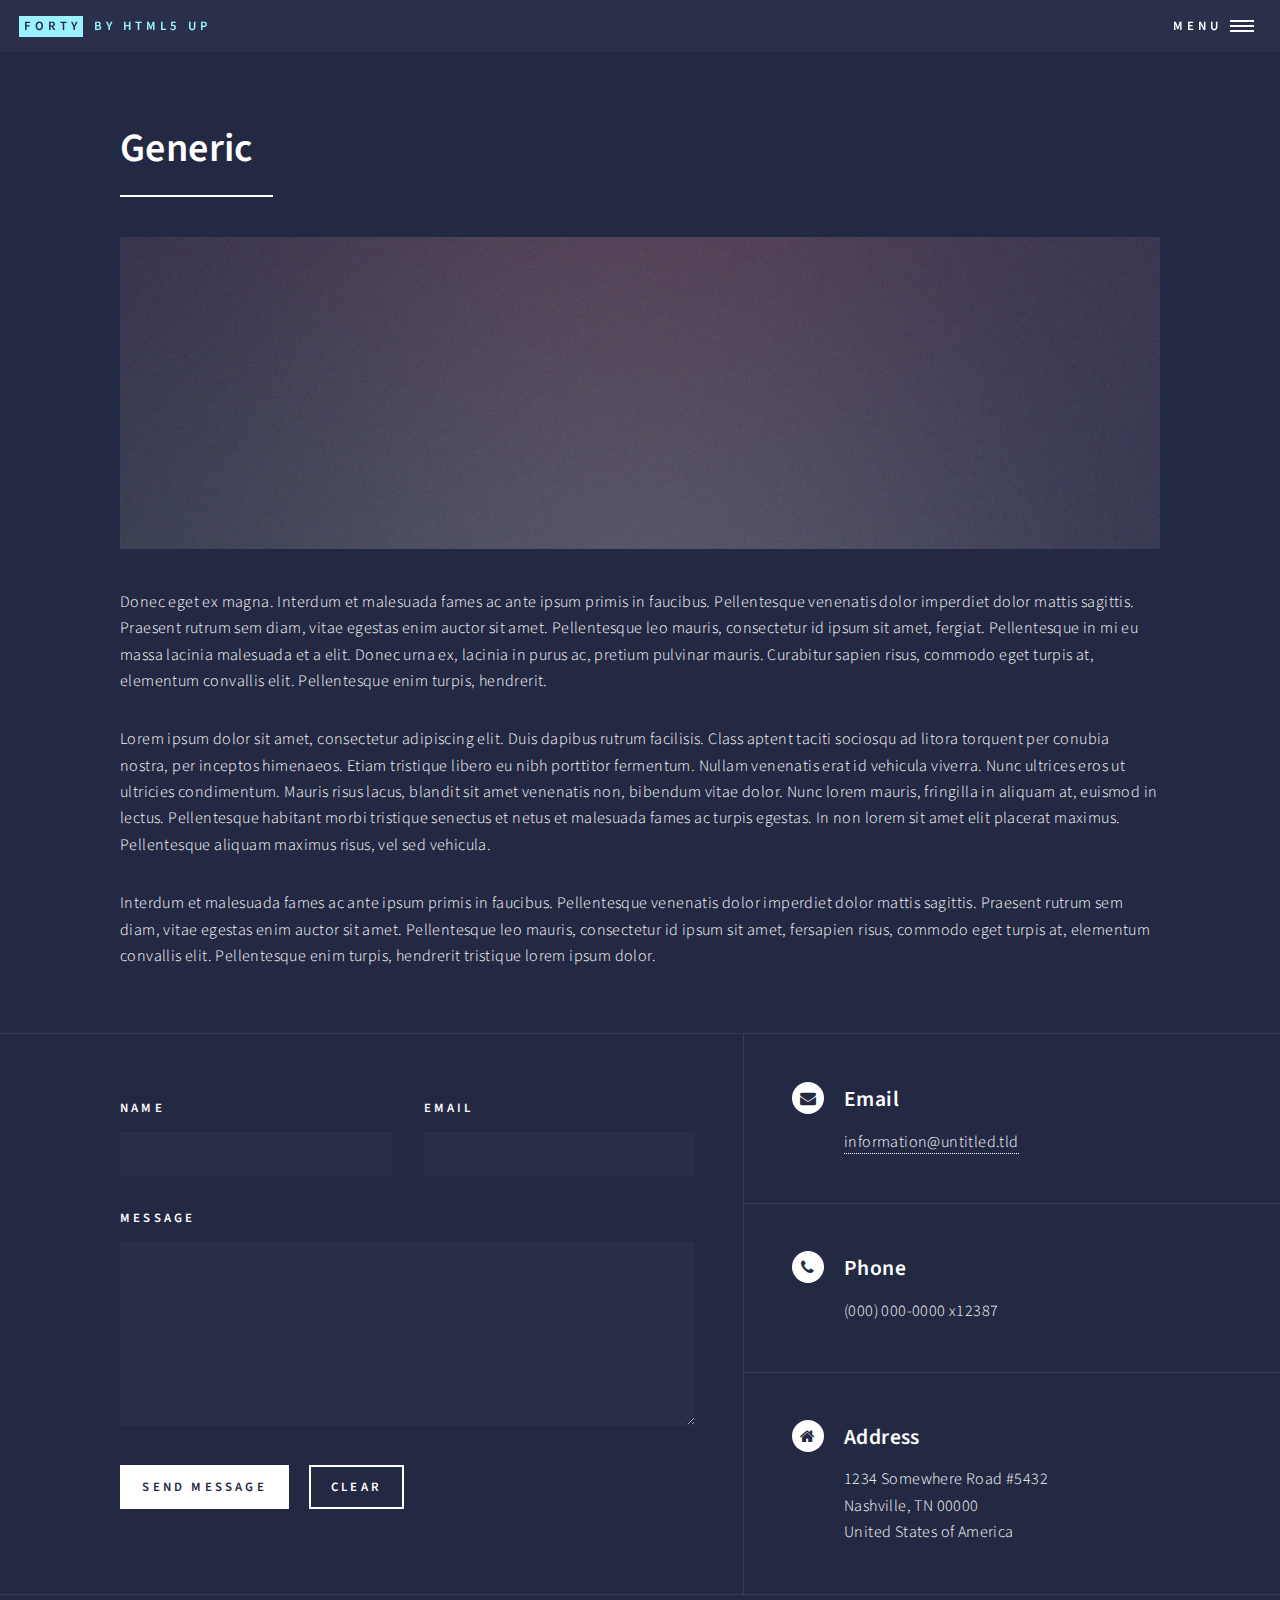
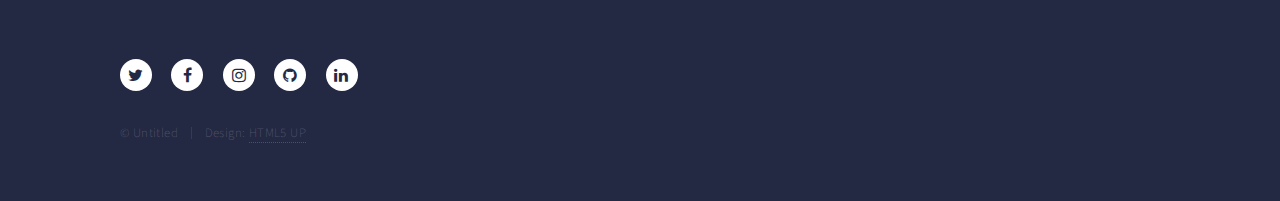
<file: generic.html>
<!DOCTYPE HTML>
<!--
	Forty by HTML5 UP
	html5up.net | @ajlkn
	Free for personal and commercial use under the CCA 3.0 license (html5up.net/license)
-->
<html>
	<head>
		<title>Generic - Forty by HTML5 UP</title>
		<meta charset="utf-8" />
		<meta name="viewport" content="width=device-width, initial-scale=1, user-scalable=no" />
		<!--[if lte IE 8]><script src="assets/js/ie/html5shiv.js"></script><![endif]-->
		<link rel="stylesheet" href="assets/css/main.css" />
		<!--[if lte IE 9]><link rel="stylesheet" href="assets/css/ie9.css" /><![endif]-->
		<!--[if lte IE 8]><link rel="stylesheet" href="assets/css/ie8.css" /><![endif]-->
	</head>
	<body>

		<!-- Wrapper -->
			<div id="wrapper">

				<!-- Header -->
					<header id="header">
						<a href="index.html" class="logo"><strong>Forty</strong> <span>by HTML5 UP</span></a>
						<nav>
							<a href="#menu">Menu</a>
						</nav>
					</header>

				<!-- Menu -->
					<nav id="menu">
						<ul class="links">
							<li><a href="index.html">Home</a></li>
							<li><a href="landing.html">Landing</a></li>
							<li><a href="generic.html">Generic</a></li>
							<li><a href="elements.html">Elements</a></li>
						</ul>
						<ul class="actions vertical">
							<li><a href="#" class="button special fit">Get Started</a></li>
							<li><a href="#" class="button fit">Log In</a></li>
						</ul>
					</nav>

				<!-- Main -->
					<div id="main" class="alt">

						<!-- One -->
							<section id="one">
								<div class="inner">
									<header class="major">
										<h1>Generic</h1>
									</header>
									<span class="image main"><img src="images/pic11.jpg" alt="" /></span>
									<p>Donec eget ex magna. Interdum et malesuada fames ac ante ipsum primis in faucibus. Pellentesque venenatis dolor imperdiet dolor mattis sagittis. Praesent rutrum sem diam, vitae egestas enim auctor sit amet. Pellentesque leo mauris, consectetur id ipsum sit amet, fergiat. Pellentesque in mi eu massa lacinia malesuada et a elit. Donec urna ex, lacinia in purus ac, pretium pulvinar mauris. Curabitur sapien risus, commodo eget turpis at, elementum convallis elit. Pellentesque enim turpis, hendrerit.</p>
									<p>Lorem ipsum dolor sit amet, consectetur adipiscing elit. Duis dapibus rutrum facilisis. Class aptent taciti sociosqu ad litora torquent per conubia nostra, per inceptos himenaeos. Etiam tristique libero eu nibh porttitor fermentum. Nullam venenatis erat id vehicula viverra. Nunc ultrices eros ut ultricies condimentum. Mauris risus lacus, blandit sit amet venenatis non, bibendum vitae dolor. Nunc lorem mauris, fringilla in aliquam at, euismod in lectus. Pellentesque habitant morbi tristique senectus et netus et malesuada fames ac turpis egestas. In non lorem sit amet elit placerat maximus. Pellentesque aliquam maximus risus, vel sed vehicula.</p>
									<p>Interdum et malesuada fames ac ante ipsum primis in faucibus. Pellentesque venenatis dolor imperdiet dolor mattis sagittis. Praesent rutrum sem diam, vitae egestas enim auctor sit amet. Pellentesque leo mauris, consectetur id ipsum sit amet, fersapien risus, commodo eget turpis at, elementum convallis elit. Pellentesque enim turpis, hendrerit tristique lorem ipsum dolor.</p>
								</div>
							</section>

					</div>

				<!-- Contact -->
					<section id="contact">
						<div class="inner">
							<section>
								<form method="post" action="#">
									<div class="field half first">
										<label for="name">Name</label>
										<input type="text" name="name" id="name" />
									</div>
									<div class="field half">
										<label for="email">Email</label>
										<input type="text" name="email" id="email" />
									</div>
									<div class="field">
										<label for="message">Message</label>
										<textarea name="message" id="message" rows="6"></textarea>
									</div>
									<ul class="actions">
										<li><input type="submit" value="Send Message" class="special" /></li>
										<li><input type="reset" value="Clear" /></li>
									</ul>
								</form>
							</section>
							<section class="split">
								<section>
									<div class="contact-method">
										<span class="icon alt fa-envelope"></span>
										<h3>Email</h3>
										<a href="#">information@untitled.tld</a>
									</div>
								</section>
								<section>
									<div class="contact-method">
										<span class="icon alt fa-phone"></span>
										<h3>Phone</h3>
										<span>(000) 000-0000 x12387</span>
									</div>
								</section>
								<section>
									<div class="contact-method">
										<span class="icon alt fa-home"></span>
										<h3>Address</h3>
										<span>1234 Somewhere Road #5432<br />
										Nashville, TN 00000<br />
										United States of America</span>
									</div>
								</section>
							</section>
						</div>
					</section>

				<!-- Footer -->
					<footer id="footer">
						<div class="inner">
							<ul class="icons">
								<li><a href="#" class="icon alt fa-twitter"><span class="label">Twitter</span></a></li>
								<li><a href="#" class="icon alt fa-facebook"><span class="label">Facebook</span></a></li>
								<li><a href="#" class="icon alt fa-instagram"><span class="label">Instagram</span></a></li>
								<li><a href="#" class="icon alt fa-github"><span class="label">GitHub</span></a></li>
								<li><a href="#" class="icon alt fa-linkedin"><span class="label">LinkedIn</span></a></li>
							</ul>
							<ul class="copyright">
								<li>&copy; Untitled</li><li>Design: <a href="https://html5up.net">HTML5 UP</a></li>
							</ul>
						</div>
					</footer>

			</div>

		<!-- Scripts -->
			<script src="assets/js/jquery.min.js"></script>
			<script src="assets/js/jquery.scrolly.min.js"></script>
			<script src="assets/js/jquery.scrollex.min.js"></script>
			<script src="assets/js/skel.min.js"></script>
			<script src="assets/js/util.js"></script>
			<!--[if lte IE 8]><script src="assets/js/ie/respond.min.js"></script><![endif]-->
			<script src="assets/js/main.js"></script>

	</body>
</html>
</file>
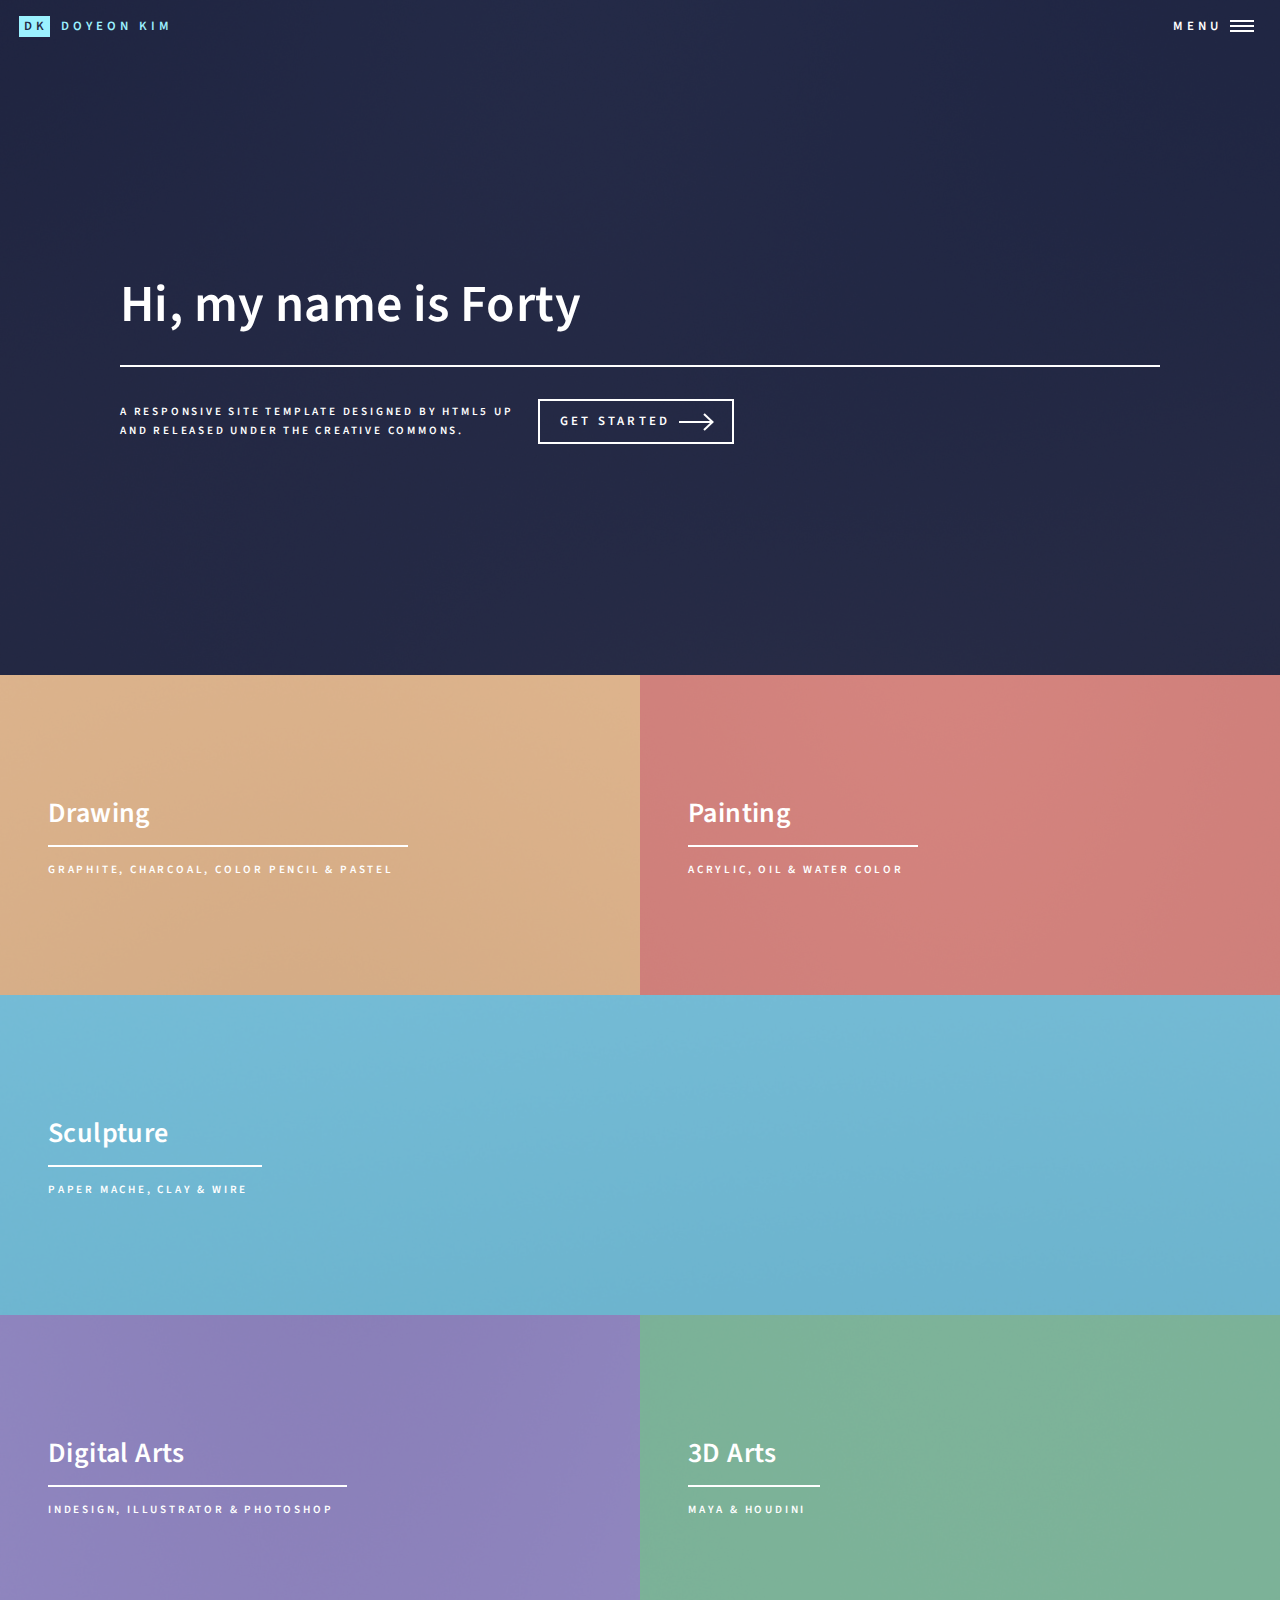
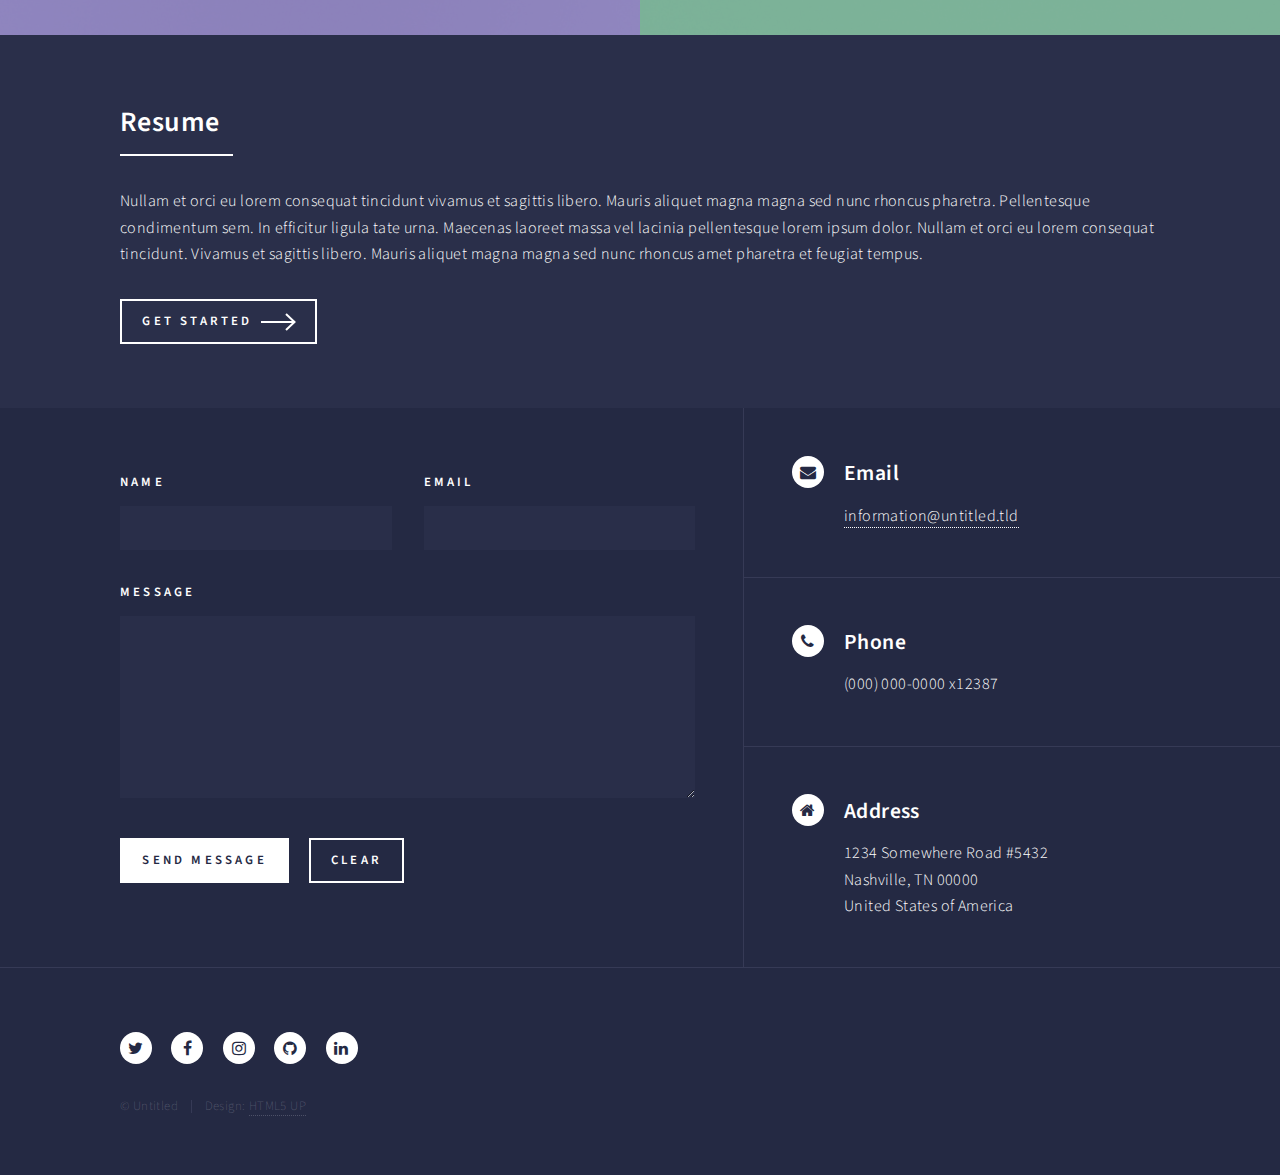
<file: index_o.html>
<!DOCTYPE HTML>
<!--
	Forty by HTML5 UP
	html5up.net | @ajlkn
	Free for personal and commercial use under the CCA 3.0 license (html5up.net/license)
-->
<html>
	<head>
		<title>Forty by HTML5 UP</title>
		<meta charset="utf-8" />
		<meta name="viewport" content="width=device-width, initial-scale=1, user-scalable=no" />
		<!--[if lte IE 8]><script src="assets/js/ie/html5shiv.js"></script><![endif]-->
		<link rel="stylesheet" href="assets/css/main.css" />
		<!--[if lte IE 9]><link rel="stylesheet" href="assets/css/ie9.css" /><![endif]-->
		<!--[if lte IE 8]><link rel="stylesheet" href="assets/css/ie8.css" /><![endif]-->
	</head>
	<body>

		<!-- Wrapper -->
			<div id="wrapper">

				<!-- Header -->
					<header id="header" class="alt">
						<a href="index.html" class="logo"><strong>DK</strong> <span>Doyeon Kim</span></a>
						<nav>
							<a href="#menu">Menu</a>
						</nav>
					</header>

				<!-- Menu -->
					<nav id="menu">
						<ul class="links">
							<li><a href="index.html">Home</a></li>
							<li><a href="resume.html">Resume</a></li>
							<li><a href="generic.html">Portfolio</a></li>
							<li><a href="elements.html">Contact</a></li>
						</ul>

						<ul class="actions vertical">
							<li><a href="#" class="button special fit">Get Started</a></li>
					
						</ul>
					</nav>

				<!-- Banner -->
					<section id="banner" class="major">
						<div class="inner">
							<header class="major">
								<h1>Hi, my name is Forty</h1>
							</header>
							<div class="content">
								<p>A responsive site template designed by HTML5 UP<br />
								and released under the Creative Commons.</p>
								<ul class="actions">
									<li><a href="#one" class="button next scrolly">Get Started</a></li>
								</ul>
							</div>
						</div>
					</section>

				<!-- Main -->
					<div id="main">

						<!-- One -->
							<section id="one" class="tiles">
								<article>
									<span class="image">
										<img src="images/pic01.jpg" alt="" />
									</span>
									<header class="major">
										<h3><a href="drawing.html" class="link">Drawing</a></h3>
										<p>graphite, charcoal, color pencil & pastel</p>
									</header>
								</article>
								<article>
									<span class="image">
										<img src="images/pic02.jpg" alt="" />
									</span>
									<header class="major">
										<h3><a href="painting.html" class="link">Painting</a></h3>
										<p>acrylic, Oil & Water color</p>
									</header>
								</article>
								<article>
									<span class="image">
										<img src="images/pic03.jpg" alt="" />
									</span>
									<header class="major">
										<h3><a href="sculpture.html" class="link">Sculpture</a></h3>
										<p>paper mache, clay & wire</p>
									</header>
								</article>
								<article>
									<span class="image">
										<img src="images/pic04.jpg" alt="" />
									</span>
									<header class="major">
										<h3><a href="digitalArts.html" class="link">Digital Arts</a></h3>
										<p>InDesign, Illustrator & Photoshop</p>
									</header>
								</article>
								<article>
									<span class="image">
										<img src="images/pic05.jpg" alt="" />
									</span>
									<header class="major">
										<h3><a href="3dArts.html" class="link">3D Arts</a></h3>
										<p>Maya & Houdini</p>
									</header>
								</article>

								<!--
								<article>
									<span class="image">
										<img src="images/pic06.jpg" alt="" />
									</span>
									<header class="major">
										<h3><a href="landing.html" class="link">Etiam</a></h3>
										<p>Feugiat amet tempus</p>
									</header>
								</article>
								-->
							</section>

						<!-- Two -->
							<section id="two">
								<div class="inner">
									<header class="major">
										<h2>Resume</h2>
									</header>
									<p>Nullam et orci eu lorem consequat tincidunt vivamus et sagittis libero. Mauris aliquet magna magna sed nunc rhoncus pharetra. Pellentesque condimentum sem. In efficitur ligula tate urna. Maecenas laoreet massa vel lacinia pellentesque lorem ipsum dolor. Nullam et orci eu lorem consequat tincidunt. Vivamus et sagittis libero. Mauris aliquet magna magna sed nunc rhoncus amet pharetra et feugiat tempus.</p>
									<ul class="actions">
										<li><a href="resume.html" class="button next">Get Started</a></li>
									</ul>
								</div>
							</section>

					</div>

				<!-- Contact -->
					<section id="contact">
						<div class="inner">
							<section>
								<form method="post" action="#">
									<div class="field half first">
										<label for="name">Name</label>
										<input type="text" name="name" id="name" />
									</div>
									<div class="field half">
										<label for="email">Email</label>
										<input type="text" name="email" id="email" />
									</div>
									<div class="field">
										<label for="message">Message</label>
										<textarea name="message" id="message" rows="6"></textarea>
									</div>
									<ul class="actions">
										<li><input type="submit" value="Send Message" class="special" /></li>
										<li><input type="reset" value="Clear" /></li>
									</ul>
								</form>
							</section>
							<section class="split">
								<section>
									<div class="contact-method">
										<span class="icon alt fa-envelope"></span>
										<h3>Email</h3>
										<a href="#">information@untitled.tld</a>
									</div>
								</section>
								<section>
									<div class="contact-method">
										<span class="icon alt fa-phone"></span>
										<h3>Phone</h3>
										<span>(000) 000-0000 x12387</span>
									</div>
								</section>
								<section>
									<div class="contact-method">
										<span class="icon alt fa-home"></span>
										<h3>Address</h3>
										<span>1234 Somewhere Road #5432<br />
										Nashville, TN 00000<br />
										United States of America</span>
									</div>
								</section>
							</section>
						</div>
					</section>

				<!-- Footer -->
					<footer id="footer">
						<div class="inner">
							<ul class="icons">
								<li><a href="#" class="icon alt fa-twitter"><span class="label">Twitter</span></a></li>
								<li><a href="#" class="icon alt fa-facebook"><span class="label">Facebook</span></a></li>
								<li><a href="#" class="icon alt fa-instagram"><span class="label">Instagram</span></a></li>
								<li><a href="#" class="icon alt fa-github"><span class="label">GitHub</span></a></li>
								<li><a href="#" class="icon alt fa-linkedin"><span class="label">LinkedIn</span></a></li>
							</ul>
							<ul class="copyright">
								<li>&copy; Untitled</li><li>Design: <a href="https://html5up.net">HTML5 UP</a></li>
							</ul>
						</div>
					</footer>

			</div>

		<!-- Scripts -->
			<script src="assets/js/jquery.min.js"></script>
			<script src="assets/js/jquery.scrolly.min.js"></script>
			<script src="assets/js/jquery.scrollex.min.js"></script>
			<script src="assets/js/skel.min.js"></script>
			<script src="assets/js/util.js"></script>
			<!--[if lte IE 8]><script src="assets/js/ie/respond.min.js"></script><![endif]-->
			<script src="assets/js/main.js"></script>

	</body>
</html>
</file>
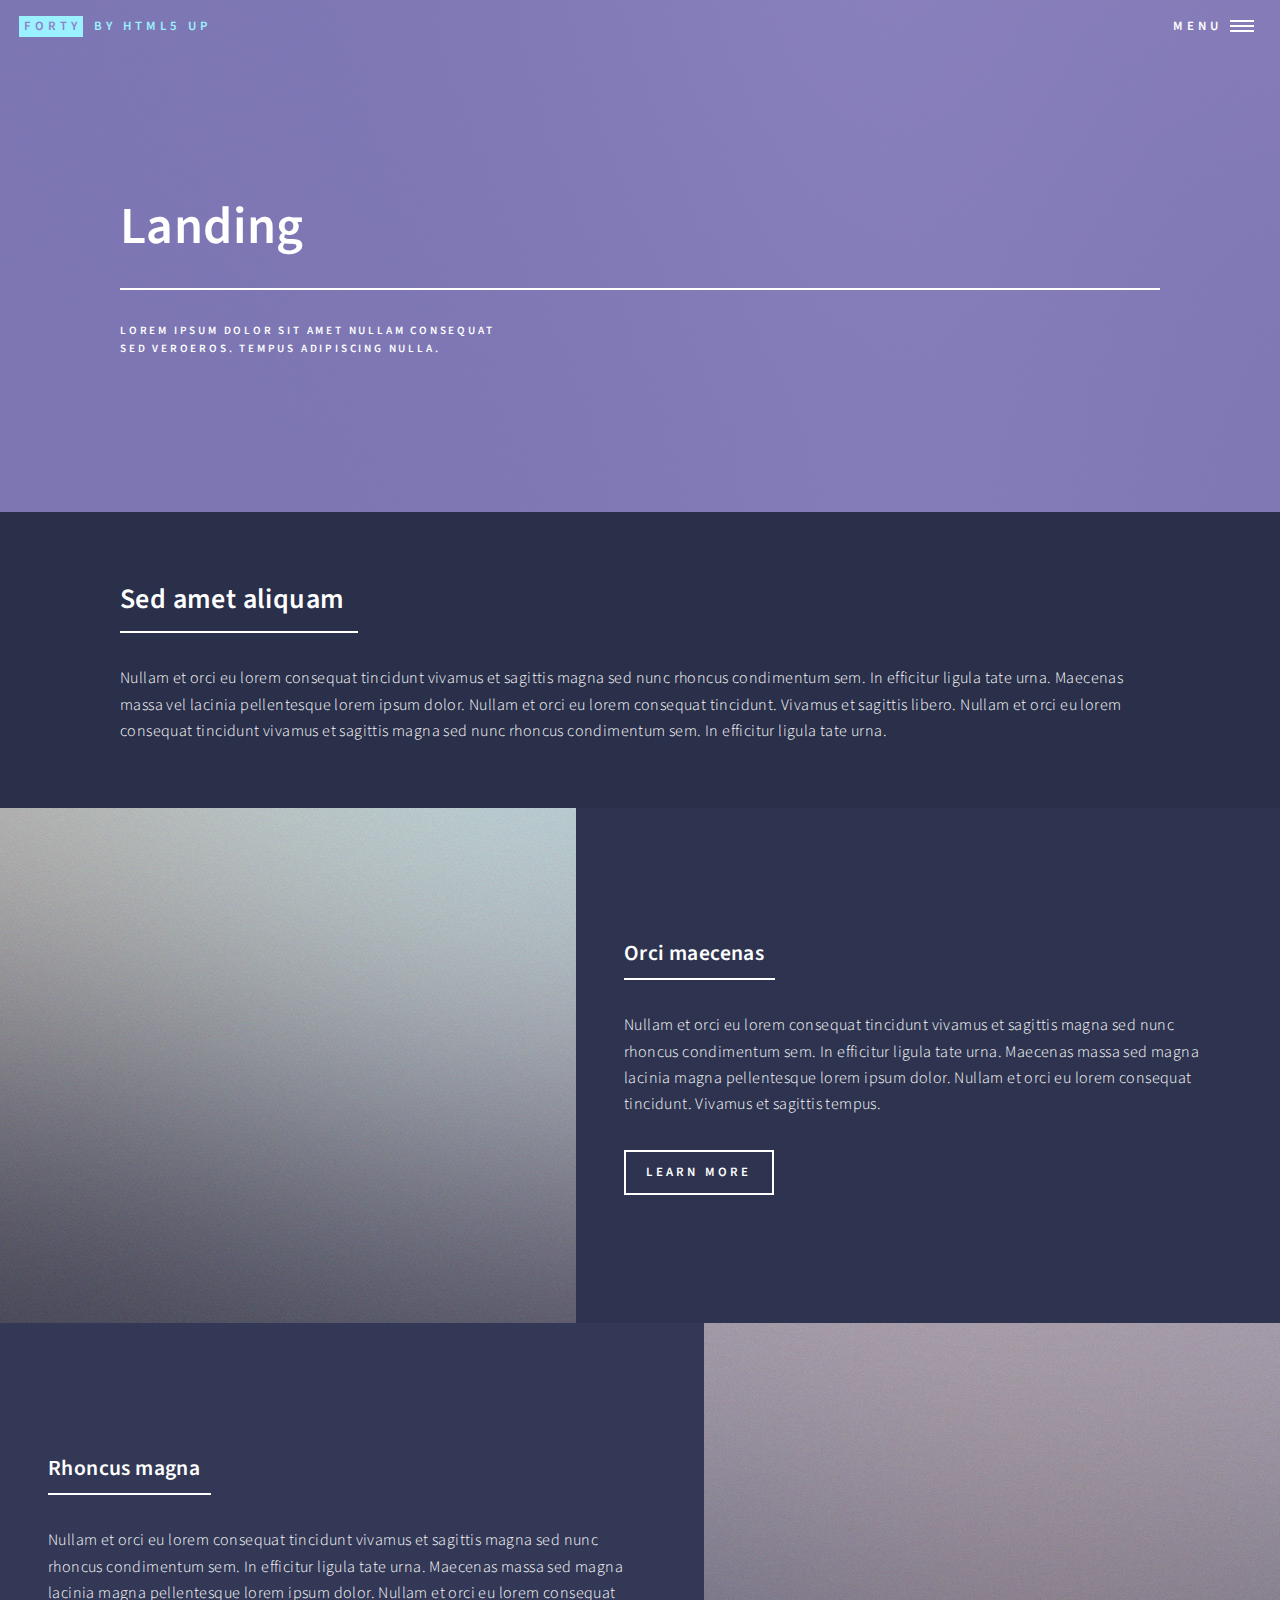
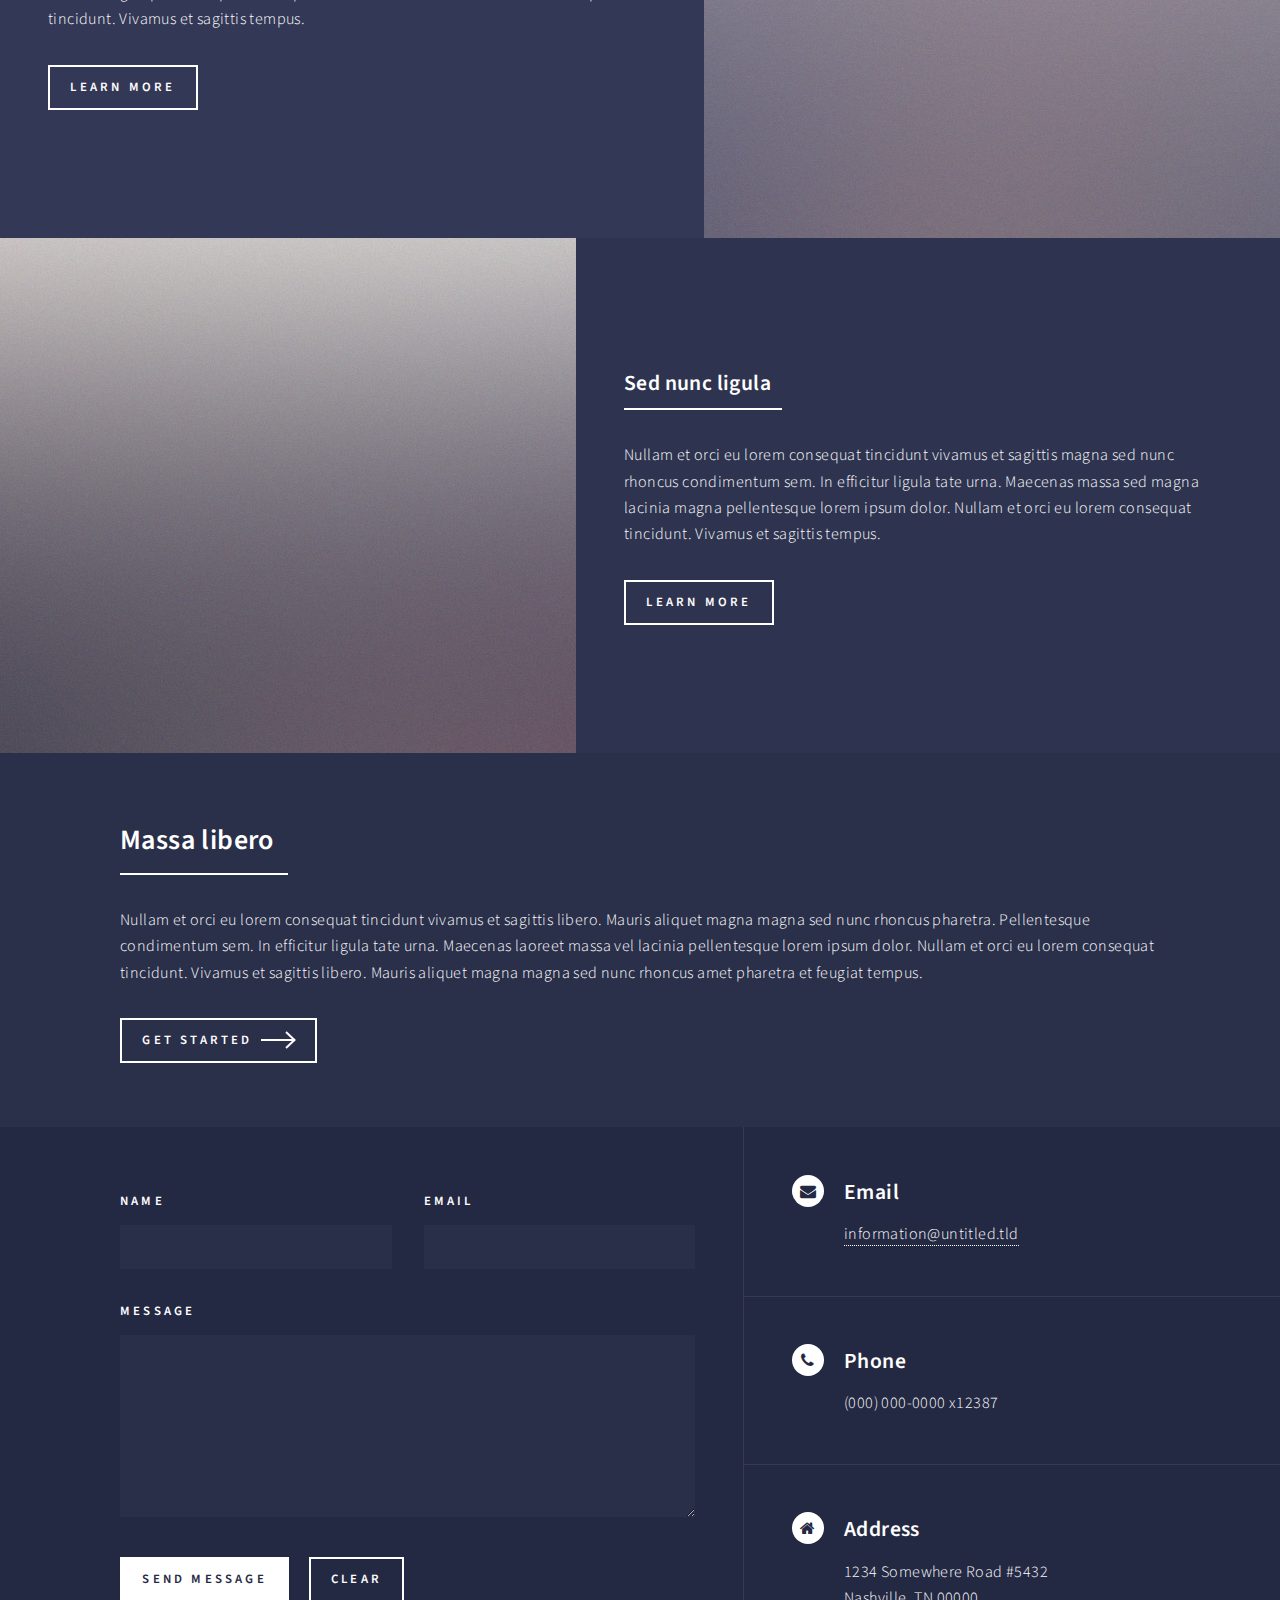
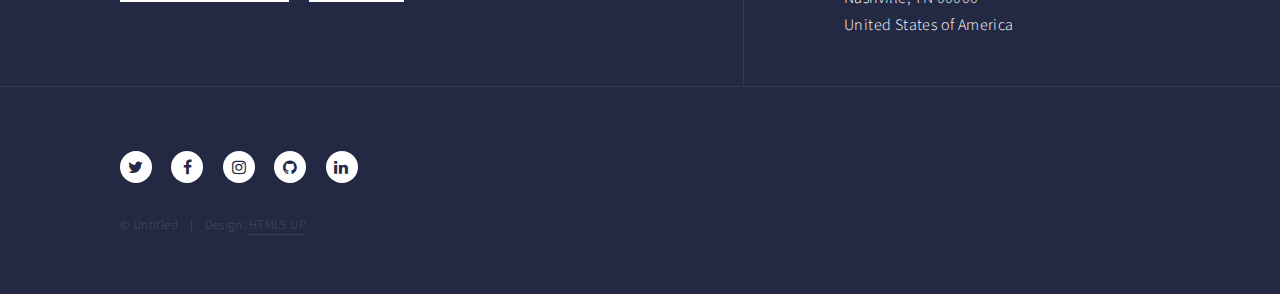
<file: landing.html>
<!DOCTYPE HTML>
<!--
	Forty by HTML5 UP
	html5up.net | @ajlkn
	Free for personal and commercial use under the CCA 3.0 license (html5up.net/license)
-->
<html>
	<head>
		<title>Landing - Forty by HTML5 UP</title>
		<meta charset="utf-8" />
		<meta name="viewport" content="width=device-width, initial-scale=1, user-scalable=no" />
		<!--[if lte IE 8]><script src="assets/js/ie/html5shiv.js"></script><![endif]-->
		<link rel="stylesheet" href="assets/css/main.css" />
		<!--[if lte IE 9]><link rel="stylesheet" href="assets/css/ie9.css" /><![endif]-->
		<!--[if lte IE 8]><link rel="stylesheet" href="assets/css/ie8.css" /><![endif]-->
	</head>
	<body>

		<!-- Wrapper -->
			<div id="wrapper">

				<!-- Header -->
				<!-- Note: The "styleN" class below should match that of the banner element. -->
					<header id="header" class="alt style2">
						<a href="index.html" class="logo"><strong>Forty</strong> <span>by HTML5 UP</span></a>
						<nav>
							<a href="#menu">Menu</a>
						</nav>
					</header>

				<!-- Menu -->
					<nav id="menu">
						<ul class="links">
							<li><a href="index.html">Home</a></li>
							<li><a href="landing.html">Landing</a></li>
							<li><a href="generic.html">Generic</a></li>
							<li><a href="elements.html">Elements</a></li>
						</ul>
						<ul class="actions vertical">
							<li><a href="#" class="button special fit">Get Started</a></li>
							<li><a href="#" class="button fit">Log In</a></li>
						</ul>
					</nav>

				<!-- Banner -->
				<!-- Note: The "styleN" class below should match that of the header element. -->
					<section id="banner" class="style2">
						<div class="inner">
							<span class="image">
								<img src="images/pic07.jpg" alt="" />
							</span>
							<header class="major">
								<h1>Landing</h1>
							</header>
							<div class="content">
								<p>Lorem ipsum dolor sit amet nullam consequat<br />
								sed veroeros. tempus adipiscing nulla.</p>
							</div>
						</div>
					</section>

				<!-- Main -->
					<div id="main">

						<!-- One -->
							<section id="one">
								<div class="inner">
									<header class="major">
										<h2>Sed amet aliquam</h2>
									</header>
									<p>Nullam et orci eu lorem consequat tincidunt vivamus et sagittis magna sed nunc rhoncus condimentum sem. In efficitur ligula tate urna. Maecenas massa vel lacinia pellentesque lorem ipsum dolor. Nullam et orci eu lorem consequat tincidunt. Vivamus et sagittis libero. Nullam et orci eu lorem consequat tincidunt vivamus et sagittis magna sed nunc rhoncus condimentum sem. In efficitur ligula tate urna.</p>
								</div>
							</section>

						<!-- Two -->
							<section id="two" class="spotlights">
								<section>
									<a href="generic.html" class="image">
										<img src="images/pic08.jpg" alt="" data-position="center center" />
									</a>
									<div class="content">
										<div class="inner">
											<header class="major">
												<h3>Orci maecenas</h3>
											</header>
											<p>Nullam et orci eu lorem consequat tincidunt vivamus et sagittis magna sed nunc rhoncus condimentum sem. In efficitur ligula tate urna. Maecenas massa sed magna lacinia magna pellentesque lorem ipsum dolor. Nullam et orci eu lorem consequat tincidunt. Vivamus et sagittis tempus.</p>
											<ul class="actions">
												<li><a href="generic.html" class="button">Learn more</a></li>
											</ul>
										</div>
									</div>
								</section>
								<section>
									<a href="generic.html" class="image">
										<img src="images/pic09.jpg" alt="" data-position="top center" />
									</a>
									<div class="content">
										<div class="inner">
											<header class="major">
												<h3>Rhoncus magna</h3>
											</header>
											<p>Nullam et orci eu lorem consequat tincidunt vivamus et sagittis magna sed nunc rhoncus condimentum sem. In efficitur ligula tate urna. Maecenas massa sed magna lacinia magna pellentesque lorem ipsum dolor. Nullam et orci eu lorem consequat tincidunt. Vivamus et sagittis tempus.</p>
											<ul class="actions">
												<li><a href="generic.html" class="button">Learn more</a></li>
											</ul>
										</div>
									</div>
								</section>
								<section>
									<a href="generic.html" class="image">
										<img src="images/pic10.jpg" alt="" data-position="25% 25%" />
									</a>
									<div class="content">
										<div class="inner">
											<header class="major">
												<h3>Sed nunc ligula</h3>
											</header>
											<p>Nullam et orci eu lorem consequat tincidunt vivamus et sagittis magna sed nunc rhoncus condimentum sem. In efficitur ligula tate urna. Maecenas massa sed magna lacinia magna pellentesque lorem ipsum dolor. Nullam et orci eu lorem consequat tincidunt. Vivamus et sagittis tempus.</p>
											<ul class="actions">
												<li><a href="generic.html" class="button">Learn more</a></li>
											</ul>
										</div>
									</div>
								</section>
							</section>

						<!-- Three -->
							<section id="three">
								<div class="inner">
									<header class="major">
										<h2>Massa libero</h2>
									</header>
									<p>Nullam et orci eu lorem consequat tincidunt vivamus et sagittis libero. Mauris aliquet magna magna sed nunc rhoncus pharetra. Pellentesque condimentum sem. In efficitur ligula tate urna. Maecenas laoreet massa vel lacinia pellentesque lorem ipsum dolor. Nullam et orci eu lorem consequat tincidunt. Vivamus et sagittis libero. Mauris aliquet magna magna sed nunc rhoncus amet pharetra et feugiat tempus.</p>
									<ul class="actions">
										<li><a href="generic.html" class="button next">Get Started</a></li>
									</ul>
								</div>
							</section>

					</div>

				<!-- Contact -->
					<section id="contact">
						<div class="inner">
							<section>
								<form method="post" action="#">
									<div class="field half first">
										<label for="name">Name</label>
										<input type="text" name="name" id="name" />
									</div>
									<div class="field half">
										<label for="email">Email</label>
										<input type="text" name="email" id="email" />
									</div>
									<div class="field">
										<label for="message">Message</label>
										<textarea name="message" id="message" rows="6"></textarea>
									</div>
									<ul class="actions">
										<li><input type="submit" value="Send Message" class="special" /></li>
										<li><input type="reset" value="Clear" /></li>
									</ul>
								</form>
							</section>
							<section class="split">
								<section>
									<div class="contact-method">
										<span class="icon alt fa-envelope"></span>
										<h3>Email</h3>
										<a href="#">information@untitled.tld</a>
									</div>
								</section>
								<section>
									<div class="contact-method">
										<span class="icon alt fa-phone"></span>
										<h3>Phone</h3>
										<span>(000) 000-0000 x12387</span>
									</div>
								</section>
								<section>
									<div class="contact-method">
										<span class="icon alt fa-home"></span>
										<h3>Address</h3>
										<span>1234 Somewhere Road #5432<br />
										Nashville, TN 00000<br />
										United States of America</span>
									</div>
								</section>
							</section>
						</div>
					</section>

				<!-- Footer -->
					<footer id="footer">
						<div class="inner">
							<ul class="icons">
								<li><a href="#" class="icon alt fa-twitter"><span class="label">Twitter</span></a></li>
								<li><a href="#" class="icon alt fa-facebook"><span class="label">Facebook</span></a></li>
								<li><a href="#" class="icon alt fa-instagram"><span class="label">Instagram</span></a></li>
								<li><a href="#" class="icon alt fa-github"><span class="label">GitHub</span></a></li>
								<li><a href="#" class="icon alt fa-linkedin"><span class="label">LinkedIn</span></a></li>
							</ul>
							<ul class="copyright">
								<li>&copy; Untitled</li><li>Design: <a href="https://html5up.net">HTML5 UP</a></li>
							</ul>
						</div>
					</footer>

			</div>

		<!-- Scripts -->
			<script src="assets/js/jquery.min.js"></script>
			<script src="assets/js/jquery.scrolly.min.js"></script>
			<script src="assets/js/jquery.scrollex.min.js"></script>
			<script src="assets/js/skel.min.js"></script>
			<script src="assets/js/util.js"></script>
			<!--[if lte IE 8]><script src="assets/js/ie/respond.min.js"></script><![endif]-->
			<script src="assets/js/main.js"></script>

	</body>
</html>
</file>
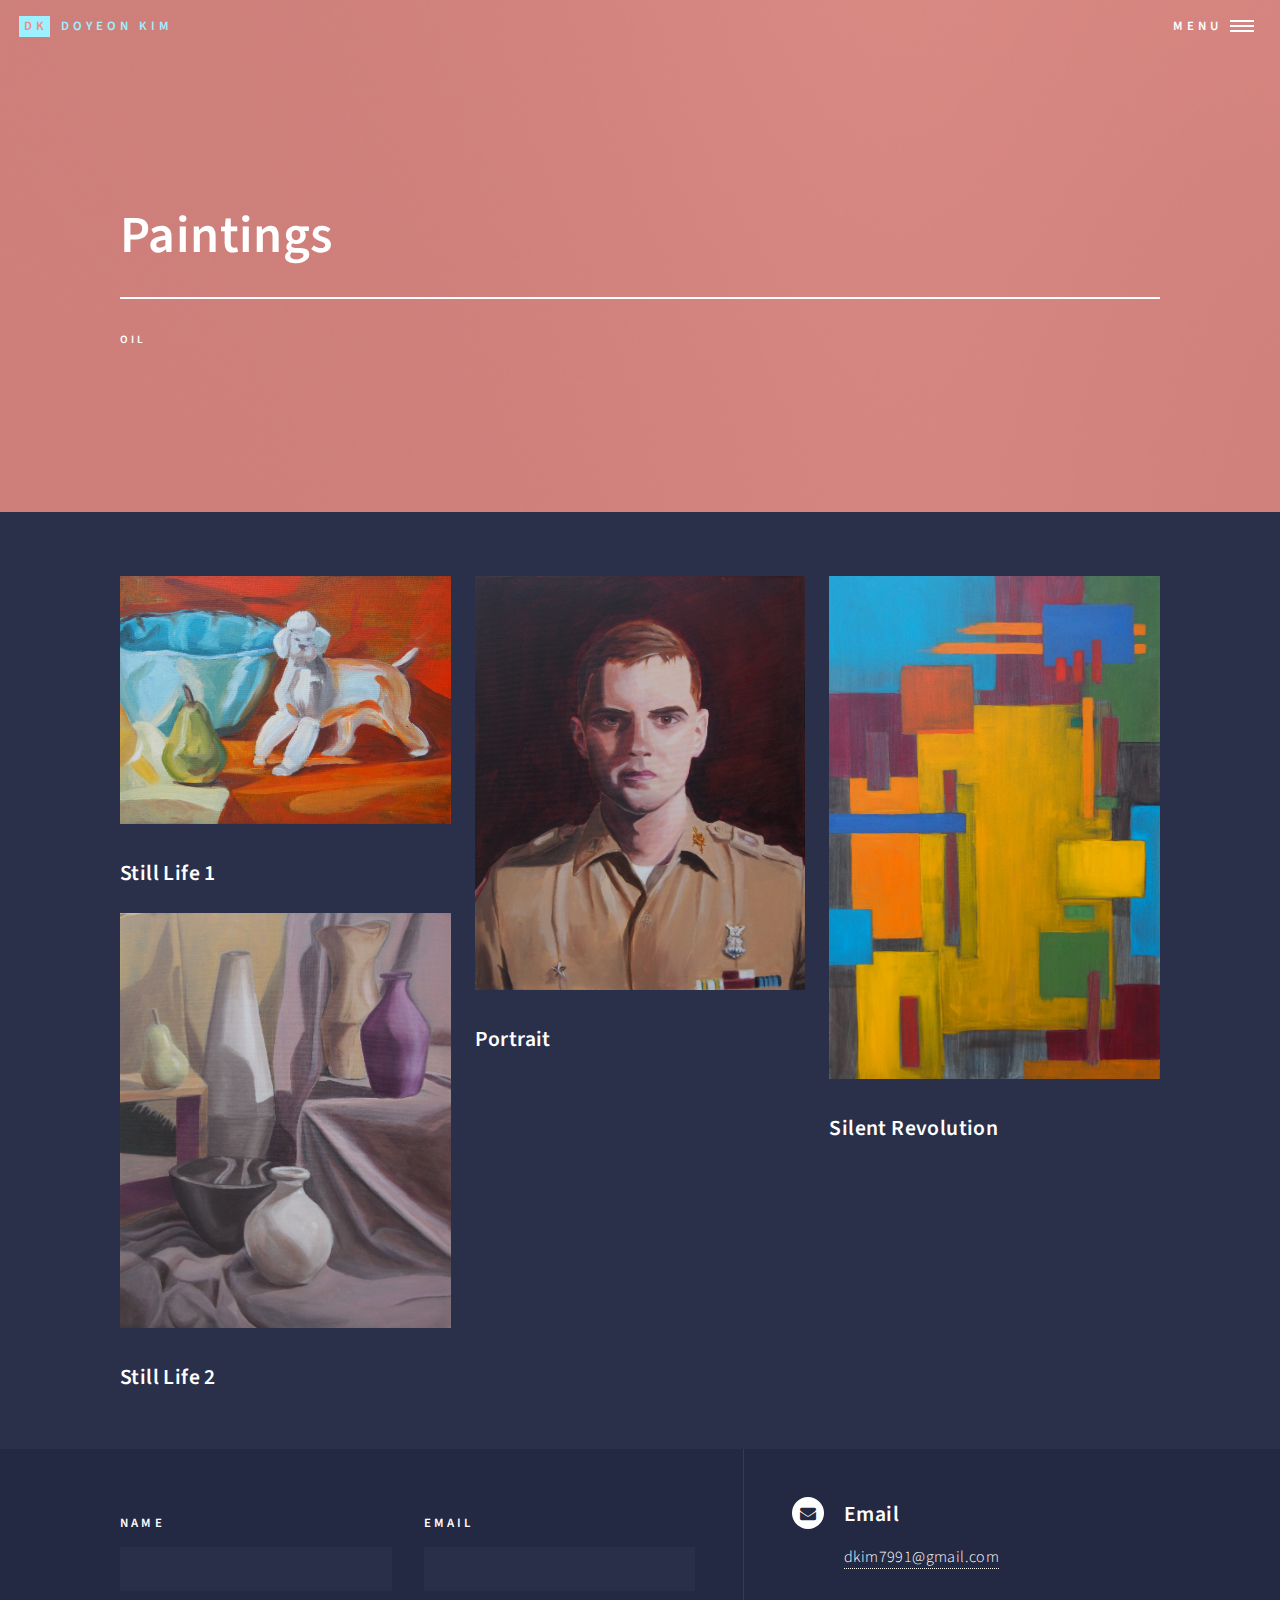
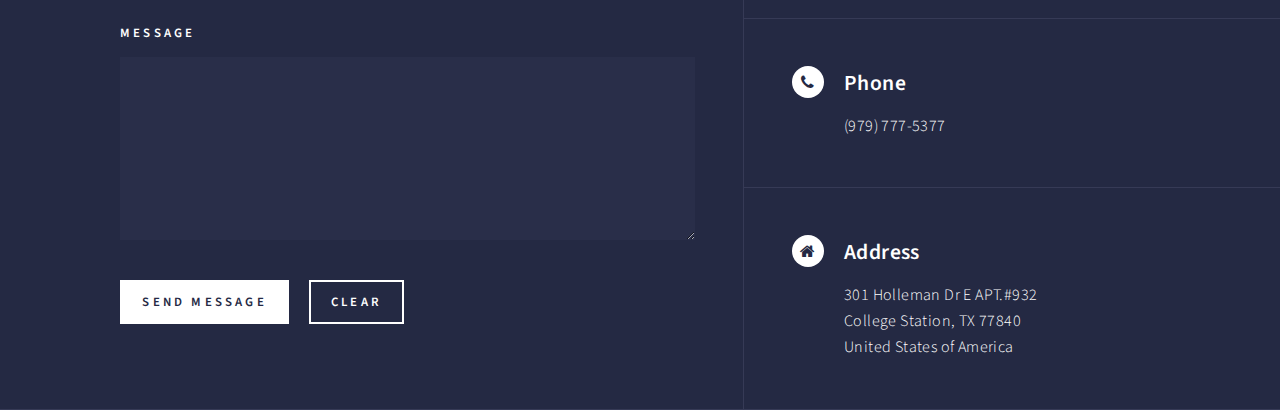
<file: painting.html>
<!DOCTYPE HTML>
<!--
	Forty by HTML5 UP
	html5up.net | @ajlkn
	Free for personal and commercial use under the CCA 3.0 license (html5up.net/license)
-->
<html>
	<head>
		<title>Doyeon - Paintings</title>
		<meta charset="utf-8" />
		<meta name="viewport" content="width=device-width, initial-scale=1, user-scalable=no" />
		<!--[if lte IE 8]><script src="assets/js/ie/html5shiv.js"></script><![endif]-->
		<link rel="stylesheet" href="assets/css/main.css" />
		<!--[if lte IE 9]><link rel="stylesheet" href="assets/css/ie9.css" /><![endif]-->
		<!--[if lte IE 8]><link rel="stylesheet" href="assets/css/ie8.css" /><![endif]-->
	</head>
	<body>

		<!-- Wrapper -->
			<div id="wrapper">

				<!-- Header -->
				<!-- Note: The "styleN" class below should match that of the banner element. -->
					<header id="header" class="alt style3">
						<a href="index.html" class="logo"><strong>DK</strong> <span>Doyeon Kim</span></a>
						<nav>
							<a href="#menu">Menu</a>
						</nav>
					</header>

				<!-- Menu -->
					<nav id="menu">
						<ul class="links">
							<li><a href="index.html">Home</a></li>
							<li><a href="resume.html">Resume</a></li>
							<li><a href="index.html#portfolio" >Portfolio</a></li>
						</ul>
					</nav>


				<!-- Banner -->
				<!-- Note: The "styleN" class below should match that of the header element. -->
					<section id="banner" class="style3">
						<div class="inner">
							<span class="image">
								<img src="images/pic07.jpg" alt="" />
							</span>
							<header class="major">
								<h1>Paintings</h1>
							</header>
							<div class="content">
								<p>Oil</p>
							</div>
						</div>
					</section>

				<!-- Main -->
					<div id="main">

						<!-- One -->
							<section id="one">
								<div class="inner">


								<!--
									<header class="major">
										<h2>Secion 1</h2>
									</header>
									<p>Nullam et orci eu lorem consequat tincidunt vivamus et sagittis magna sed nunc rhoncus condimentum sem. In efficitur ligula tate urna. Maecenas massa vel lacinia pellentesque lorem ipsum dolor. Nullam et orci eu lorem consequat tincidunt. Vivamus et sagittis libero. Nullam et orci eu lorem consequat tincidunt vivamus et sagittis magna sed nunc rhoncus condimentum sem. In efficitur ligula tate urna.</p>
								-->







							<div class="row">
								<div class="4u 12u$(mobile)">
									<article class="item">
										<a href="portfolio_paintings/painting_stillLife2.JPG" class="image fit" target="_blank"><img src="portfolio_paintings/painting_stillLife2.JPG" alt="stillLife2" /></a>
										<header>
											<h3>Still Life 1</h3>
										</header>
									</article>
									<article class="item">
										<a href="portfolio_paintings/painting_stillLife.JPG" class="image fit" target="_blank"><img src="portfolio_paintings/painting_stillLife.JPG" alt="stillLife1" /></a>
										<header>
											<h3>Still Life 2</h3>
										</header>
									</article>
								</div>

								<div class="4u 12u$(mobile)">
									<article class="item">
										<a href="portfolio_paintings/painting_portrait.JPG" class="image fit" target="_blank"><img src="portfolio_paintings/painting_portrait.JPG" alt="portrait" /></a>
										<header>
											<h3>Portrait</h3>
										</header>
									</article>
								</div>

								<div class="4u$ 12u$(mobile)">
									<article class="item">
										<a href="portfolio_paintings/painting_abstract.JPG" class="image fit" target="_blank"><img src="portfolio_paintings/painting_abstract.JPG" alt="Silent Revolution" /></a>
										<header>
											<h3>Silent Revolution</h3>
										</header>
									</article>
								</div>
							</div>









								</div>





							</section>

	




					</div>

				<!-- Contact -->
					<section id="contact">
						<div class="inner">
							<section>
								<form method="post" action="https://formspree.io/dkim7991@gmail.com" method="POST">
									<div class="field half first">
										<label for="name">Name</label>
										<input type="text" name="name" id="name" />
									</div>
									<div class="field half">
										<label for="email">Email</label>
										<input type="text" name="email" id="email" />
									</div>
									<div class="field">
										<label for="message">Message</label>
										<textarea name="message" id="message" rows="6"></textarea>
									</div>
									<ul class="actions">
										<li><input type="submit" value="Send Message" class="special" /></li>
										<li><input type="reset" value="Clear" /></li>
									</ul>
								</form>
							</section>
							<section class="split">
								<section>
									<div class="contact-method">
										<span class="icon alt fa-envelope"></span>
										<h3>Email</h3>
										<a href="#">dkim7991@gmail.com</a>
									</div>
								</section>
								<section>
									<div class="contact-method">
										<span class="icon alt fa-phone"></span>
										<h3>Phone</h3>
										<span>(979) 777-5377</span>
									</div>
								</section>
								<section>
									<div class="contact-method">
										<span class="icon alt fa-home"></span>
										<h3>Address</h3>
										<span>301 Holleman Dr E APT.#932<br />
										College Station, TX 77840<br />
										United States of America</span>
									</div>
								</section>
							</section>
						</div>
					</section>

				<!-- Footer -->
				<!--
					<footer id="footer">
						<div class="inner">
							<ul class="icons">
								<li><a href="#" class="icon alt fa-twitter"><span class="label">Twitter</span></a></li>
								<li><a href="#" class="icon alt fa-facebook"><span class="label">Facebook</span></a></li>
								<li><a href="#" class="icon alt fa-instagram"><span class="label">Instagram</span></a></li>
								<li><a href="#" class="icon alt fa-github"><span class="label">GitHub</span></a></li>
								<li><a href="#" class="icon alt fa-linkedin"><span class="label">LinkedIn</span></a></li>
							</ul>
							<ul class="copyright">
								<li>&copy; Untitled</li><li>Design: <a href="https://html5up.net">HTML5 UP</a></li>
							</ul>
						</div>
					</footer>
				-->
			</div>

		<!-- Scripts -->
			<script src="assets/js/jquery.min.js"></script>
			<script src="assets/js/jquery.scrolly.min.js"></script>
			<script src="assets/js/jquery.scrollex.min.js"></script>
			<script src="assets/js/skel.min.js"></script>
			<script src="assets/js/util.js"></script>
			<!--[if lte IE 8]><script src="assets/js/ie/respond.min.js"></script><![endif]-->
			<script src="assets/js/main.js"></script>

	</body>
</html>
</file>
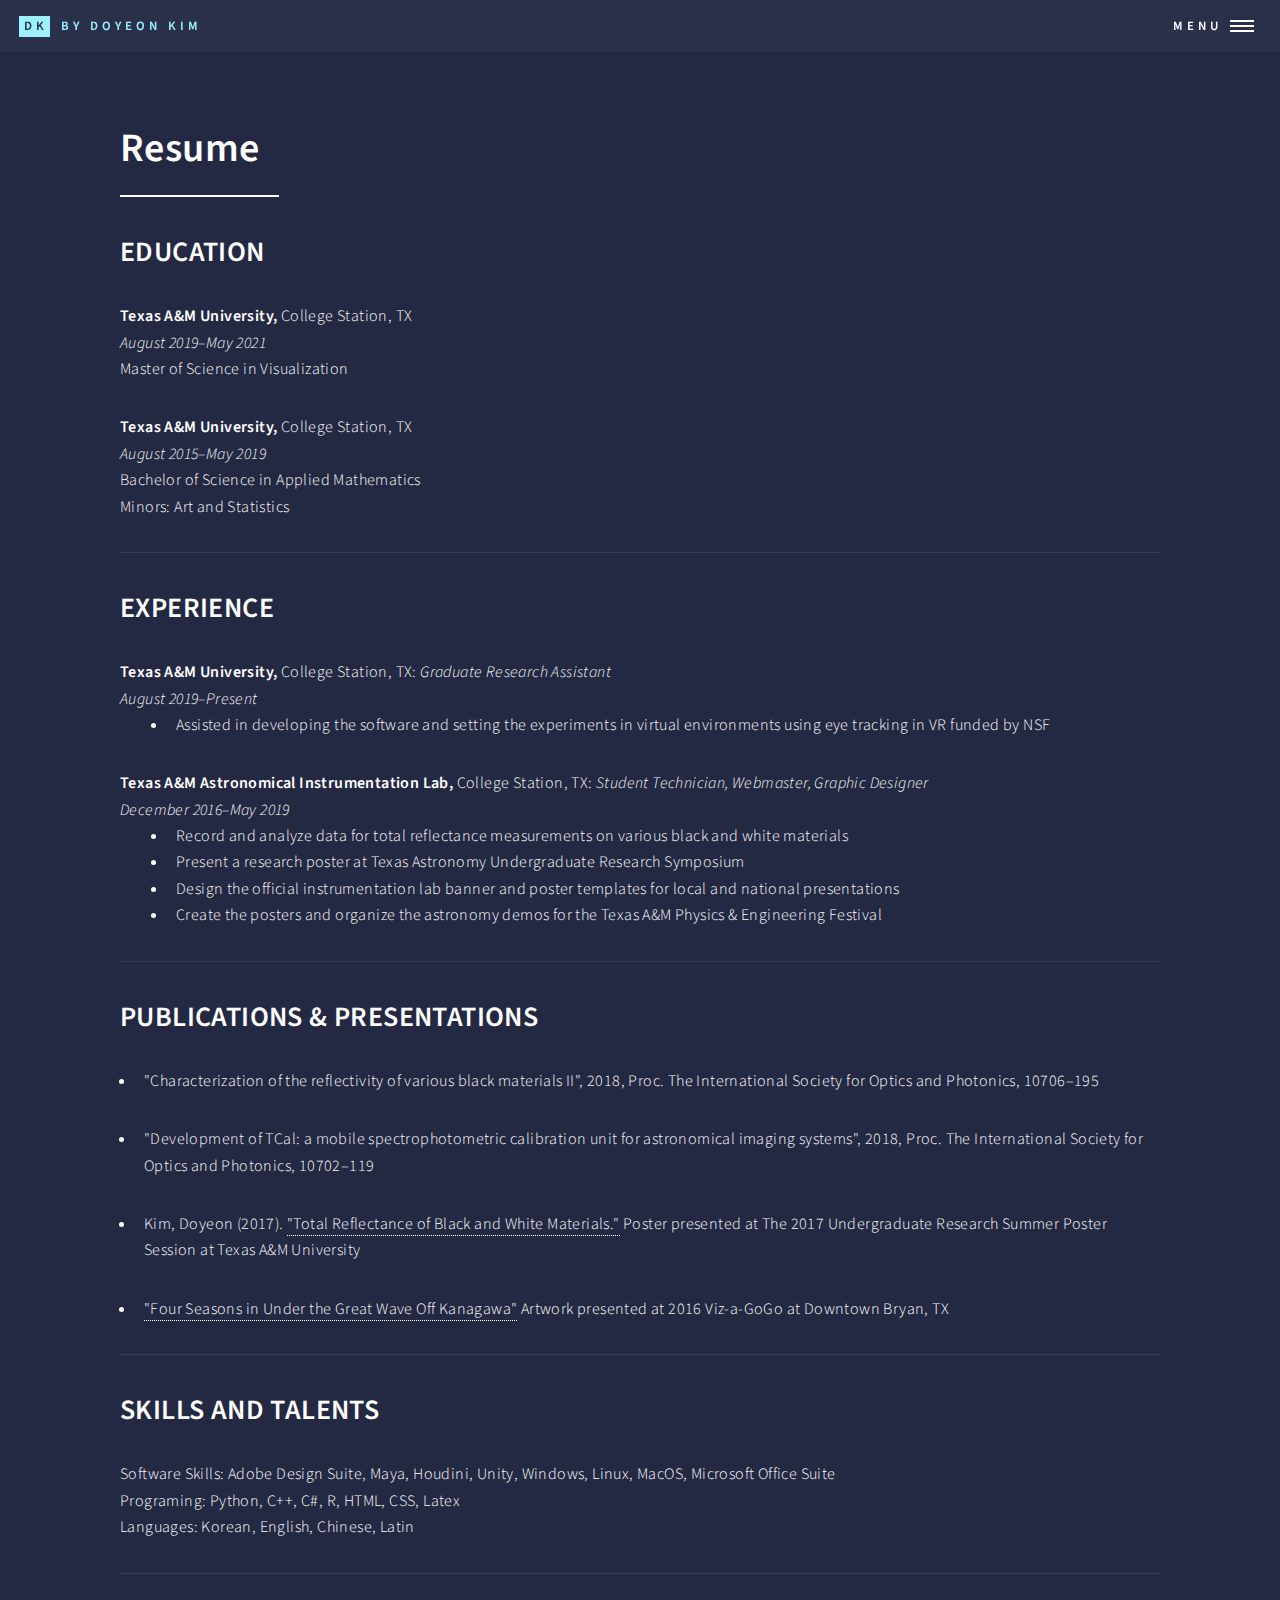
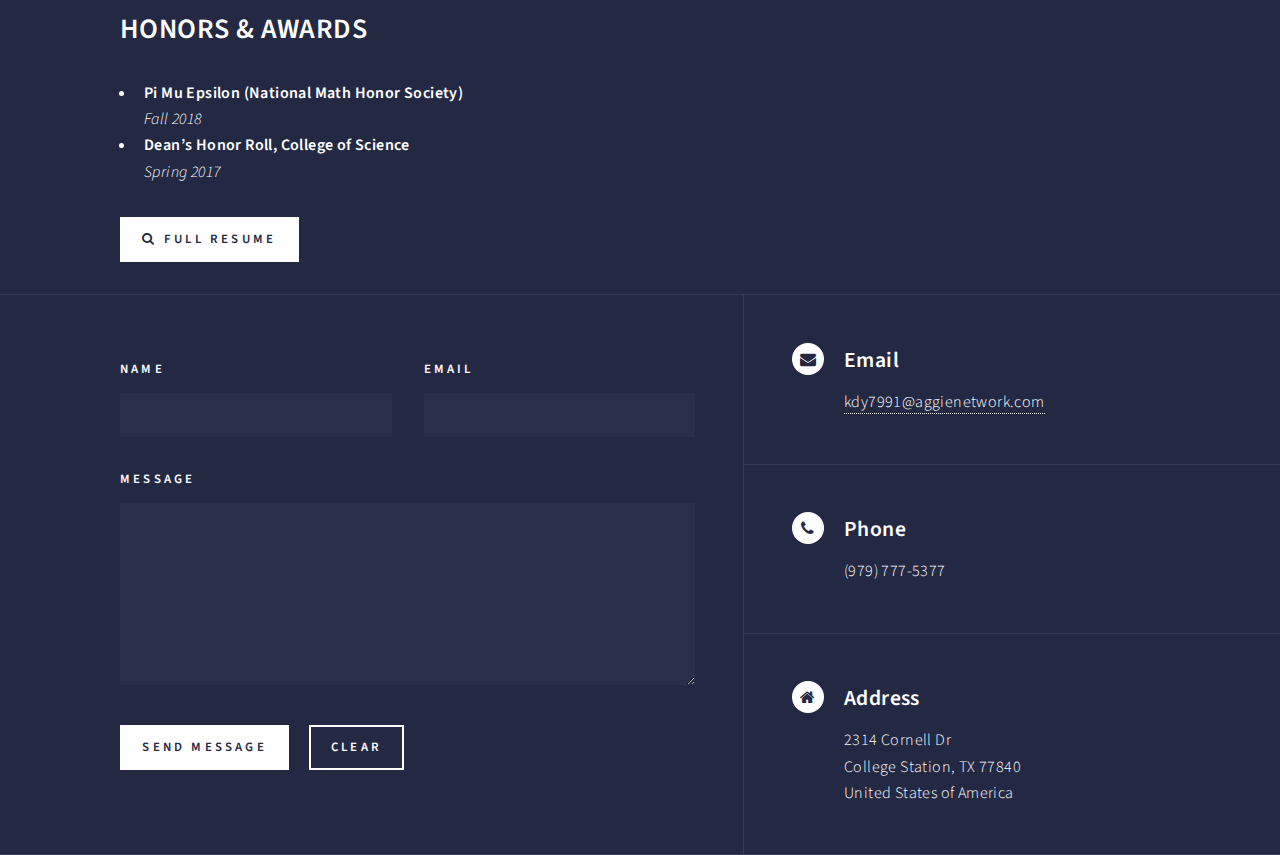
<file: resume.html>
<!DOCTYPE HTML>
<!--
	Forty by HTML5 UP
	html5up.net | @ajlkn
	Free for personal and commercial use under the CCA 3.0 license (html5up.net/license)
-->
<html>
	<head>
		<title>Doyeon - Resume</title>
		<meta charset="utf-8" />
		<meta name="viewport" content="width=device-width, initial-scale=1, user-scalable=no" />
		<!--[if lte IE 8]><script src="assets/js/ie/html5shiv.js"></script><![endif]-->
		<link rel="stylesheet" href="assets/css/main.css" />
		<!--[if lte IE 9]><link rel="stylesheet" href="assets/css/ie9.css" /><![endif]-->
		<!--[if lte IE 8]><link rel="stylesheet" href="assets/css/ie8.css" /><![endif]-->
	</head>
	<body>

		<!-- Wrapper -->
			<div id="wrapper">

				<!-- Header -->
					<header id="header">
						<a href="index.html" class="logo"><strong>DK</strong> <span>by Doyeon Kim</span></a>
						<nav>
							<a href="#menu">Menu</a>
						</nav>
					</header>

				<!-- Menu -->
					<nav id="menu">
						<ul class="links">
							<li><a href="index.html">Home</a></li>
							<li><a href="resume.html">Resume</a></li>
							<li><a href="index.html#portfolio" >Portfolio</a></li>
						</ul>
					</nav>

				<!-- Main -->
					<div id="main" class="alt">

						<!-- One -->
							<section id="one">
								<div class="inner">
									<header class="major">
										<h1>Resume</h1>
									</header>
										<h2>EDUCATION</h2>
										<dt><b>Texas A&M University,</b> College Station, TX</dt>
										<p><i>August 2019&ndash;May 2021</i>
										<br/>Master of Science in Visualization
										</p>
									
										<dt><b>Texas A&M University,</b> College Station, TX</dt>
										<p><i>August 2015&ndash;May 2019</i>
										<br/>Bachelor of Science in Applied Mathematics
										<br/>Minors: Art and Statistics
										</p>
										
									<hr />

										<h2>EXPERIENCE</h2>
										<dl>
										<dt><b>Texas A&M University, </b> College Station, TX: <i>Graduate Research Assistant</i></dt>
										<dt><i>August 2019&ndash;Present</i></dt>
										<dd>
											<ul>
												<li>Assisted in developing the software and setting the experiments in virtual environments using eye tracking in VR funded by NSF</li>
											</ul>
										</dd>
											
										<dt><b>Texas A&M Astronomical Instrumentation Lab, </b> College Station, TX: <i>Student Technician, Webmaster, Graphic Designer</i></dt>
										<dt><i>December 2016&ndash;May 2019</i></dt>
										<dd>
											<ul>
												<li>Record and analyze data for total reflectance measurements on various black and white materials</li>
												<li>Present a research poster at Texas Astronomy Undergraduate Research Symposium</li>
												<li>Design the official instrumentation lab banner and poster templates for local and national presentations</li>
												<li>Create the posters and organize the astronomy demos for the Texas A&M Physics & Engineering Festival</li>
											</ul>
										</dd>
										<!--	
										<dt><b>Chinese and Korean After-School Program,</b> Rock Prairie Elementary School: <i>Korean Language Teacher</i></dt>
										<dt><i>September 2018&ndash;December 2018</i></dt>
										<dd>
											<ul>
												<li>Created lesson plans and materials and taught lessons for 2nd and 3rd grades</li>
												<li>Individualized instruction for diverse students, and ensured student mastery of language skills</li>
												<li>Developed and delivered content, administered benchmarks, organized instructional materials, and tracked student
													progress</li>
												<li>Built meaningful relationships and networks with students, parents, colleagues, and other school stakeholders</li>
											</ul>
										</dd>
									-->
									</dl>
									<hr />

									<!--
									<h2>ACTIVITIES</h2>
									<dl>
										<dt><b>StageCenter Community Theatre,</b> Bryan, TX: <i>Actress</i></dt>
										<dt><i>August 2017</i></dt>
										<dd>
											<ul>
												<li>Played the role of Midge Paine in the melodrama For Her Che-ild's Sake and interacted with the audience using adlibs</li>
												<li>Nominated for the Best Supporting Actress by Stage Center's 2017 Audience Choice Awards</li>
											</ul>
										</dd>
										
									</dl>
									<hr />
									-->
									<h2>PUBLICATIONS & PRESENTATIONS</h2>

									<ul>
										<li>"Characterization of the reflectivity of various black materials II", 2018, Proc. The International Society for Optics and Photonics, 10706–195</li>
									</ul>
									<ul>
										<li>"Development of TCal: a mobile spectrophotometric calibration unit for astronomical imaging systems", 2018, Proc. The International Society for Optics and Photonics, 10702–119</li>
									</ul>
									<ul>
										<li>Kim, Doyeon (2017). <a href="Doyeon_presentation.jpg" target="_blank">"Total Reflectance of Black and White Materials."</a> Poster presented at The 2017 Undergraduate Research Summer Poster Session at Texas A&M University</li>
									</ul>
									<ul>
										<li><a href="GreatWaveOff Kanagawa.jpg" target="_blank">"Four Seasons in Under the Great Wave Off Kanagawa"</a> Artwork presented at 2016 Viz-a-GoGo at Downtown Bryan, TX
										</li>
									</ul>
									<hr />





									<h2>SKILLS AND TALENTS</h2>
										<dl>
										<dt>Software Skills: Adobe Design Suite, Maya, Houdini, Unity, Windows, Linux, MacOS, Microsoft Office Suite</dt>
										<dt>Programing: Python, C++, C#, R, HTML, CSS, Latex</dt>
										<dt>Languages: Korean, English, Chinese, Latin</dt>
										</dl>
									<hr/>

									<h2>HONORS & AWARDS</h2>
									<ul>
										<li><b>Pi Mu Epsilon (National Math Honor Society)</b> 
											<br/><i>Fall 2018</i>
										</li>
										<li><b>Dean’s Honor Roll, College of Science</b>
											<br/><i>Spring 2017</i>
										</li>
									</ul>
									</dl>

									<a href="resume_viz.pdf" target="_blank" class="button special icon fa-search">Full Resume</a>
									


								</div>
							</section>

					</div>

				<!-- Contact -->
					<!-- Contact -->
					<section id="contact">
						<div class="inner">
							<section>
								<form method="post" action="https://formspree.io/kdy7991@aggienetwork.com" method="POST">
									<div class="field half first">
										<label for="name">Name</label>
										<input type="text" name="name" id="name" />
									</div>
									<div class="field half">
										<label for="email">Email</label>
										<input type="text" name="email" id="email" />
									</div>
									<div class="field">
										<label for="message">Message</label>
										<textarea name="message" id="message" rows="6"></textarea>
									</div>
									<ul class="actions">
										<li><input type="submit" value="Send Message" class="special" /></li>
										<li><input type="reset" value="Clear" /></li>
									</ul>
								</form>
							</section>
							<section class="split">
								<section>
									<div class="contact-method">
										<span class="icon alt fa-envelope"></span>
										<h3>Email</h3>
										<a href="#">kdy7991@aggienetwork.com</a>
									</div>
								</section>
								<section>
									<div class="contact-method">
										<span class="icon alt fa-phone"></span>
										<h3>Phone</h3>
										<span>(979) 777-5377</span>
									</div>
								</section>
								<section>
									<div class="contact-method">
										<span class="icon alt fa-home"></span>
										<h3>Address</h3>
										<span>2314 Cornell Dr<br />
										College Station, TX 77840<br />
										United States of America</span>
									</div>
								</section>
							</section>
						</div>
					</section>

				<!-- Footer -->
				<!--
					<footer id="footer">
						<div class="inner">
							<ul class="icons">
								<li><a href="#" class="icon alt fa-twitter"><span class="label">Twitter</span></a></li>
								<li><a href="#" class="icon alt fa-facebook"><span class="label">Facebook</span></a></li>
								<li><a href="#" class="icon alt fa-instagram"><span class="label">Instagram</span></a></li>
								<li><a href="#" class="icon alt fa-github"><span class="label">GitHub</span></a></li>
								<li><a href="#" class="icon alt fa-linkedin"><span class="label">LinkedIn</span></a></li>
							</ul>
							<ul class="copyright">
								<li>&copy; Untitled</li><li>Design: <a href="https://html5up.net">HTML5 UP</a></li>
							</ul>
						</div>
					</footer>
				-->

			</div>

		<!-- Scripts -->
			<script src="assets/js/jquery.min.js"></script>
			<script src="assets/js/jquery.scrolly.min.js"></script>
			<script src="assets/js/jquery.scrollex.min.js"></script>
			<script src="assets/js/skel.min.js"></script>
			<script src="assets/js/util.js"></script>
			<!--[if lte IE 8]><script src="assets/js/ie/respond.min.js"></script><![endif]-->
			<script src="assets/js/main.js"></script>

	</body>
</html>
</file>
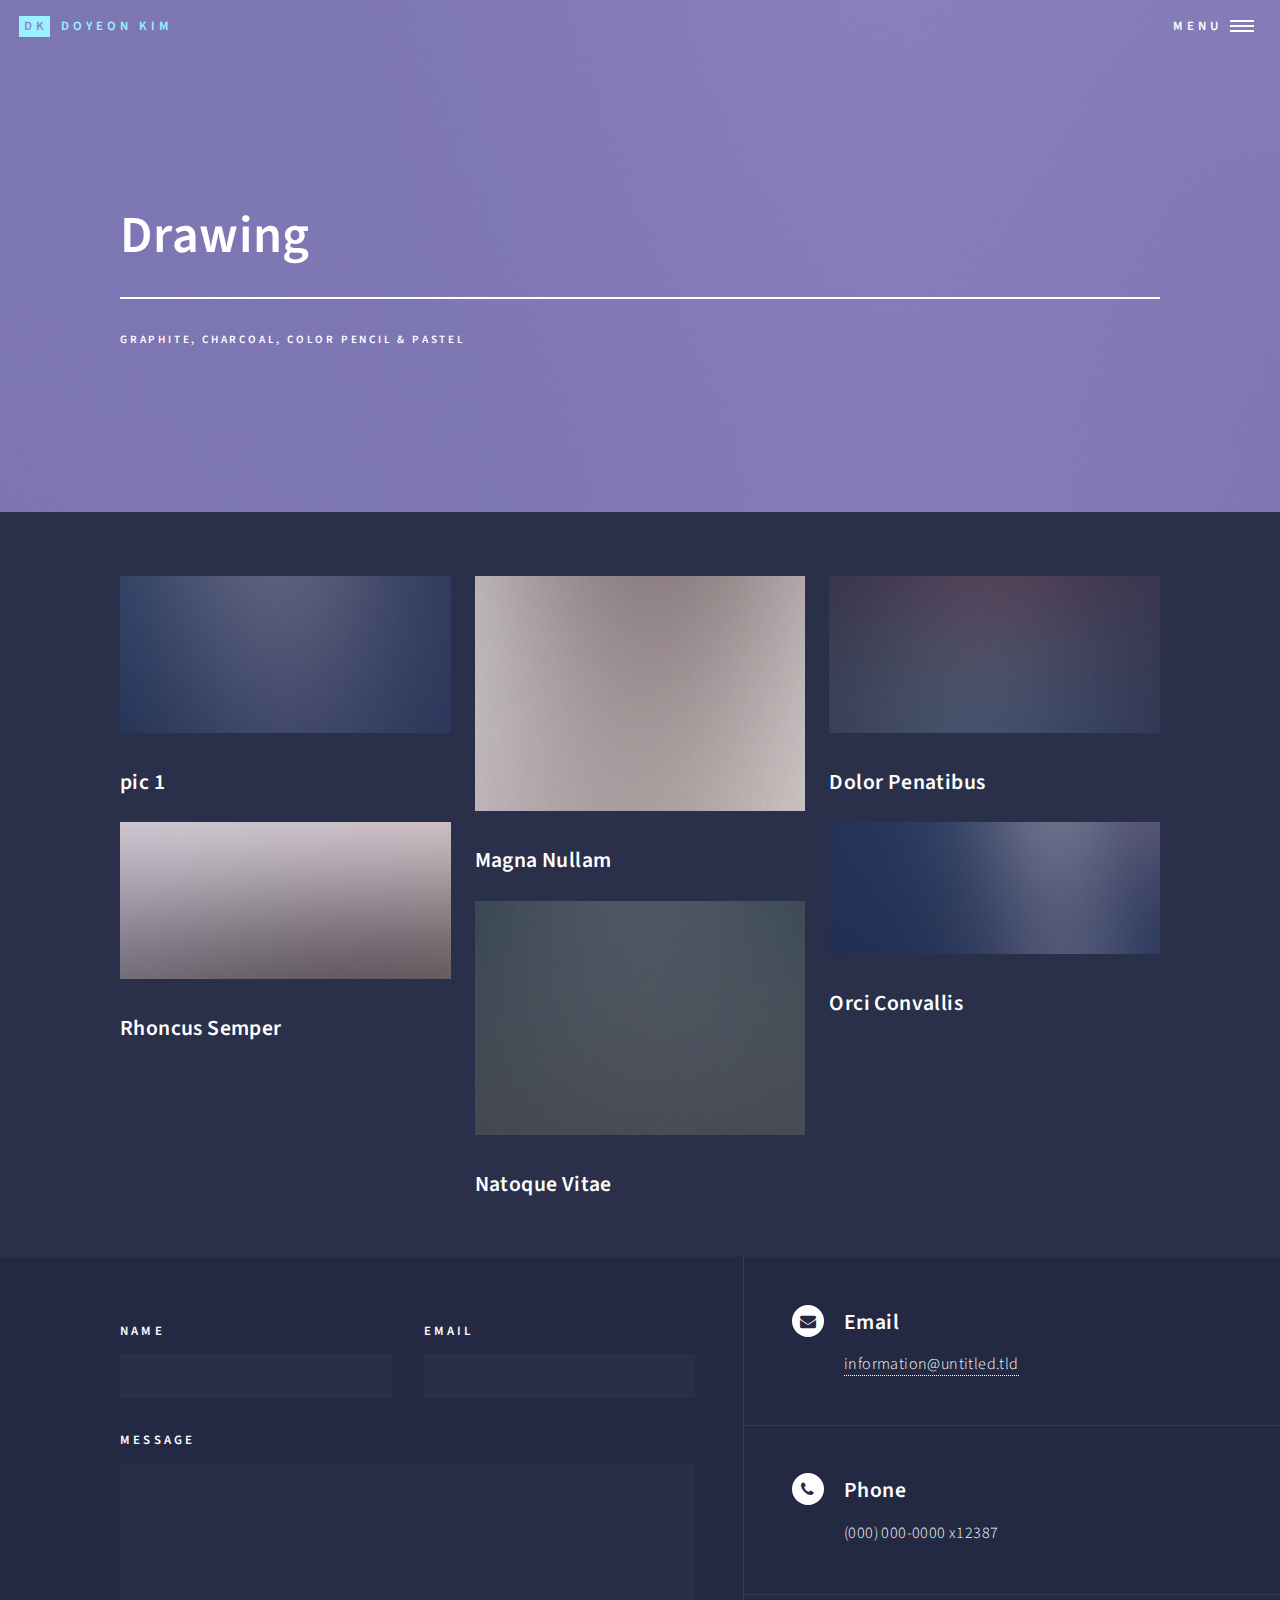
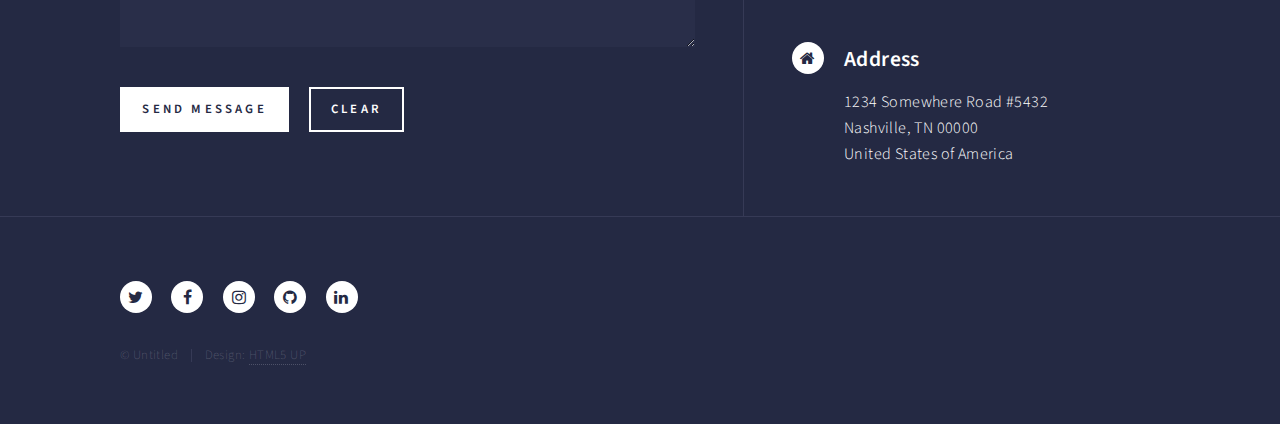
<file: sculpture.html>
<!DOCTYPE HTML>
<!--
	Forty by HTML5 UP
	html5up.net | @ajlkn
	Free for personal and commercial use under the CCA 3.0 license (html5up.net/license)
-->
<html>
	<head>
		<title>Doyeon - Drawing</title>
		<meta charset="utf-8" />
		<meta name="viewport" content="width=device-width, initial-scale=1, user-scalable=no" />
		<!--[if lte IE 8]><script src="assets/js/ie/html5shiv.js"></script><![endif]-->
		<link rel="stylesheet" href="assets/css/main.css" />
		<!--[if lte IE 9]><link rel="stylesheet" href="assets/css/ie9.css" /><![endif]-->
		<!--[if lte IE 8]><link rel="stylesheet" href="assets/css/ie8.css" /><![endif]-->
	</head>
	<body>

		<!-- Wrapper -->
			<div id="wrapper">

				<!-- Header -->
				<!-- Note: The "styleN" class below should match that of the banner element. -->
					<header id="header" class="alt style2">
						<a href="index.html" class="logo"><strong>DK</strong> <span>Doyeon Kim</span></a>
						<nav>
							<a href="#menu">Menu</a>
						</nav>
					</header>

				<!-- Menu -->
					<nav id="menu">
						<ul class="links">
							<li><a href="index.html">Home</a></li>
							<li><a href="resume.html">Resume</a></li>
							<li><a href="generic.html">Generic</a></li>
							<li><a href="elements.html">Elements</a></li>
						</ul>
						<ul class="actions vertical">
							<li><a href="#" class="button special fit">Get Started</a></li>
							<li><a href="#" class="button fit">Log In</a></li>
						</ul>
					</nav>

				<!-- Banner -->
				<!-- Note: The "styleN" class below should match that of the header element. -->
					<section id="banner" class="style2">
						<div class="inner">
							<span class="image">
								<img src="images/pic07.jpg" alt="" />
							</span>
							<header class="major">
								<h1>Drawing</h1>
							</header>
							<div class="content">
								<p>graphite, charcoal, color pencil & pastel</p>
							</div>
						</div>
					</section>

				<!-- Main -->
					<div id="main">

						<!-- One -->
							<section id="one">
								<div class="inner">


								<!--
									<header class="major">
										<h2>Secion 1</h2>
									</header>
									<p>Nullam et orci eu lorem consequat tincidunt vivamus et sagittis magna sed nunc rhoncus condimentum sem. In efficitur ligula tate urna. Maecenas massa vel lacinia pellentesque lorem ipsum dolor. Nullam et orci eu lorem consequat tincidunt. Vivamus et sagittis libero. Nullam et orci eu lorem consequat tincidunt vivamus et sagittis magna sed nunc rhoncus condimentum sem. In efficitur ligula tate urna.</p>
								-->







							<div class="row">
								<div class="4u 12u$(mobile)">
									<article class="item">
										<a href="#" class="image fit"><img src="images/pic02.jpg" alt="" /></a>
										<header>
											<h3>pic 1</h3>
										</header>
									</article>
									<article class="item">
										<a href="#" class="image fit"><img src="images/pic03.jpg" alt="" /></a>
										<header>
											<h3>Rhoncus Semper</h3>
										</header>
									</article>
								</div>
								<div class="4u 12u$(mobile)">
									<article class="item">
										<a href="#" class="image fit"><img src="images/pic04.jpg" alt="" /></a>
										<header>
											<h3>Magna Nullam</h3>
										</header>
									</article>
									<article class="item">
										<a href="#" class="image fit"><img src="images/pic05.jpg" alt="" /></a>
										<header>
											<h3>Natoque Vitae</h3>
										</header>
									</article>
								</div>
								<div class="4u$ 12u$(mobile)">
									<article class="item">
										<a href="#" class="image fit"><img src="images/pic06.jpg" alt="" /></a>
										<header>
											<h3>Dolor Penatibus</h3>
										</header>
									</article>
									<article class="item">
										<a href="#" class="image fit"><img src="images/pic07.jpg" alt="" /></a>
										<header>
											<h3>Orci Convallis</h3>
										</header>
									</article>
								</div>
							</div>









								</div>





							</section>

	




					</div>

				<!-- Contact -->
					<section id="contact">
						<div class="inner">
							<section>
								<form method="post" action="#">
									<div class="field half first">
										<label for="name">Name</label>
										<input type="text" name="name" id="name" />
									</div>
									<div class="field half">
										<label for="email">Email</label>
										<input type="text" name="email" id="email" />
									</div>
									<div class="field">
										<label for="message">Message</label>
										<textarea name="message" id="message" rows="6"></textarea>
									</div>
									<ul class="actions">
										<li><input type="submit" value="Send Message" class="special" /></li>
										<li><input type="reset" value="Clear" /></li>
									</ul>
								</form>
							</section>
							<section class="split">
								<section>
									<div class="contact-method">
										<span class="icon alt fa-envelope"></span>
										<h3>Email</h3>
										<a href="#">information@untitled.tld</a>
									</div>
								</section>
								<section>
									<div class="contact-method">
										<span class="icon alt fa-phone"></span>
										<h3>Phone</h3>
										<span>(000) 000-0000 x12387</span>
									</div>
								</section>
								<section>
									<div class="contact-method">
										<span class="icon alt fa-home"></span>
										<h3>Address</h3>
										<span>1234 Somewhere Road #5432<br />
										Nashville, TN 00000<br />
										United States of America</span>
									</div>
								</section>
							</section>
						</div>
					</section>

				<!-- Footer -->
					<footer id="footer">
						<div class="inner">
							<ul class="icons">
								<li><a href="#" class="icon alt fa-twitter"><span class="label">Twitter</span></a></li>
								<li><a href="#" class="icon alt fa-facebook"><span class="label">Facebook</span></a></li>
								<li><a href="#" class="icon alt fa-instagram"><span class="label">Instagram</span></a></li>
								<li><a href="#" class="icon alt fa-github"><span class="label">GitHub</span></a></li>
								<li><a href="#" class="icon alt fa-linkedin"><span class="label">LinkedIn</span></a></li>
							</ul>
							<ul class="copyright">
								<li>&copy; Untitled</li><li>Design: <a href="https://html5up.net">HTML5 UP</a></li>
							</ul>
						</div>
					</footer>

			</div>

		<!-- Scripts -->
			<script src="assets/js/jquery.min.js"></script>
			<script src="assets/js/jquery.scrolly.min.js"></script>
			<script src="assets/js/jquery.scrollex.min.js"></script>
			<script src="assets/js/skel.min.js"></script>
			<script src="assets/js/util.js"></script>
			<!--[if lte IE 8]><script src="assets/js/ie/respond.min.js"></script><![endif]-->
			<script src="assets/js/main.js"></script>

	</body>
</html>
</file>
<file: assets/css/ie9.css>
/*
	Forty by HTML5 UP
	html5up.net | @ajlkn
	Free for personal and commercial use under the CCA 3.0 license (html5up.net/license)
*/

/* Spotlights */

	.spotlights > section:after {
		content: '';
		display: block;
		clear: both;
	}

	.spotlights > section > .image {
		float: left;
	}

	.spotlights > section > .content {
		float: left;
	}

/* Tiles */

	.tiles:after {
		content: '';
		display: block;
		clear: both;
	}

	.tiles article {
		padding: 8em 4em 6em 4em ;
		float: left;
		height: auto;
		max-height: none;
		min-height: 0;
	}

/* Header */

	#header .logo {
		position: absolute;
		top: 0;
		left: 0;
	}

	#header nav {
		position: absolute;
		top: 0;
		right: 0;
	}

/* Banner */

	#banner {
		padding: 7em 0 4em 0 ;
		background-attachment: scroll;
		height: auto;
		max-height: none;
		min-height: 0;
	}

		#banner > .inner .content {
			display: block;
		}

			#banner > .inner .content > * {
				margin-left: 0;
				margin: 0 0 2em 0;
			}

		#banner.major {
			height: auto;
			max-height: none;
			min-height: 0;
		}

/* Contact */

	#contact:after {
		content: '';
		display: block;
		clear: both;
	}

	#contact > .inner > * {
		float: left;
	}

/* Menu */

	#menu .inner {
		margin: 0 auto;
	}
</file>
<file: assets/css/ie8.css>
/*
	Forty by HTML5 UP
	html5up.net | @ajlkn
	Free for personal and commercial use under the CCA 3.0 license (html5up.net/license)
*/

/* Button */

	.button {
		border: solid 2px !important;
	}

		.button.next {
			padding-right: 1.75em;
		}

			.button.next:before, .button.next:after {
				display: none;
			}

/* Tiles */

	.tiles article {
		width: 50%;
		-ms-behavior: url("assets/js/ie/backgroundsize.min.htc");
		background-size: cover;
	}

/* Banner */

	#banner {
		-ms-behavior: url("assets/js/ie/backgroundsize.min.htc");
	}

		#banner:after {
			display: none;
		}

/* Menu */

	#menu {
		background: #242943;
	}
</file>
<file: assets/css/main.css>
@import url(font-awesome.min.css);
@import url("https://fonts.googleapis.com/css?family=Source+Sans+Pro:300,300italic,600,600italic");

/*
	Forty by HTML5 UP
	html5up.net | @ajlkn
	Free for personal and commercial use under the CCA 3.0 license (html5up.net/license)
*/

/* Reset */

	html, body, div, span, applet, object, iframe, h1, h2, h3, h4, h5, h6, p, blockquote, pre, a, abbr, acronym, address, big, cite, code, del, dfn, em, img, ins, kbd, q, s, samp, small, strike, strong, sub, sup, tt, var, b, u, i, center, dl, dt, dd, ol, ul, li, fieldset, form, label, legend, table, caption, tbody, tfoot, thead, tr, th, td, article, aside, canvas, details, embed, figure, figcaption, footer, header, hgroup, menu, nav, output, ruby, section, summary, time, mark, audio, video {
		margin: 0;
		padding: 0;
		border: 0;
		font-size: 100%;
		font: inherit;
		vertical-align: baseline;
	}

	article, aside, details, figcaption, figure, footer, header, hgroup, menu, nav, section {
		display: block;
	}

	body {
		line-height: 1;
	}

	ol, ul {
		list-style: none;
	}

	blockquote, q {
		quotes: none;
	}

	blockquote:before, blockquote:after, q:before, q:after {
		content: '';
		content: none;
	}

	table {
		border-collapse: collapse;
		border-spacing: 0;
	}

	body {
		-webkit-text-size-adjust: none;
	}

/* Box Model */

	*, *:before, *:after {
		-moz-box-sizing: border-box;
		-webkit-box-sizing: border-box;
		box-sizing: border-box;
	}

/* Grid */

	.row {
		border-bottom: solid 1px transparent;
		-moz-box-sizing: border-box;
		-webkit-box-sizing: border-box;
		box-sizing: border-box;
	}

	.row > * {
		float: left;
		-moz-box-sizing: border-box;
		-webkit-box-sizing: border-box;
		box-sizing: border-box;
	}

	.row:after, .row:before {
		content: '';
		display: block;
		clear: both;
		height: 0;
	}

	.row.uniform > * > :first-child {
		margin-top: 0;
	}

	.row.uniform > * > :last-child {
		margin-bottom: 0;
	}

	.row.\30 \25 > * {
		padding: 0 0 0 0em;
	}

	.row.\30 \25 {
		margin: 0 0 -1px 0em;
	}

	.row.uniform.\30 \25 > * {
		padding: 0em 0 0 0em;
	}

	.row.uniform.\30 \25 {
		margin: 0em 0 -1px 0em;
	}

	.row > * {
		padding: 0 0 0 2em;
	}

	.row {
		margin: 0 0 -1px -2em;
	}

	.row.uniform > * {
		padding: 2em 0 0 2em;
	}

	.row.uniform {
		margin: -2em 0 -1px -2em;
	}

	.row.\32 00\25 > * {
		padding: 0 0 0 4em;
	}

	.row.\32 00\25 {
		margin: 0 0 -1px -4em;
	}

	.row.uniform.\32 00\25 > * {
		padding: 4em 0 0 4em;
	}

	.row.uniform.\32 00\25 {
		margin: -4em 0 -1px -4em;
	}

	.row.\31 50\25 > * {
		padding: 0 0 0 3em;
	}

	.row.\31 50\25 {
		margin: 0 0 -1px -3em;
	}

	.row.uniform.\31 50\25 > * {
		padding: 3em 0 0 3em;
	}

	.row.uniform.\31 50\25 {
		margin: -3em 0 -1px -3em;
	}

	.row.\35 0\25 > * {
		padding: 0 0 0 1em;
	}

	.row.\35 0\25 {
		margin: 0 0 -1px -1em;
	}

	.row.uniform.\35 0\25 > * {
		padding: 1em 0 0 1em;
	}

	.row.uniform.\35 0\25 {
		margin: -1em 0 -1px -1em;
	}

	.row.\32 5\25 > * {
		padding: 0 0 0 0.5em;
	}

	.row.\32 5\25 {
		margin: 0 0 -1px -0.5em;
	}

	.row.uniform.\32 5\25 > * {
		padding: 0.5em 0 0 0.5em;
	}

	.row.uniform.\32 5\25 {
		margin: -0.5em 0 -1px -0.5em;
	}

	.\31 2u, .\31 2u\24 {
		width: 100%;
		clear: none;
		margin-left: 0;
	}

	.\31 1u, .\31 1u\24 {
		width: 91.6666666667%;
		clear: none;
		margin-left: 0;
	}

	.\31 0u, .\31 0u\24 {
		width: 83.3333333333%;
		clear: none;
		margin-left: 0;
	}

	.\39 u, .\39 u\24 {
		width: 75%;
		clear: none;
		margin-left: 0;
	}

	.\38 u, .\38 u\24 {
		width: 66.6666666667%;
		clear: none;
		margin-left: 0;
	}

	.\37 u, .\37 u\24 {
		width: 58.3333333333%;
		clear: none;
		margin-left: 0;
	}

	.\36 u, .\36 u\24 {
		width: 50%;
		clear: none;
		margin-left: 0;
	}

	.\35 u, .\35 u\24 {
		width: 41.6666666667%;
		clear: none;
		margin-left: 0;
	}

	.\34 u, .\34 u\24 {
		width: 33.3333333333%;
		clear: none;
		margin-left: 0;
	}

	.\33 u, .\33 u\24 {
		width: 25%;
		clear: none;
		margin-left: 0;
	}

	.\32 u, .\32 u\24 {
		width: 16.6666666667%;
		clear: none;
		margin-left: 0;
	}

	.\31 u, .\31 u\24 {
		width: 8.3333333333%;
		clear: none;
		margin-left: 0;
	}

	.\31 2u\24 + *,
	.\31 1u\24 + *,
	.\31 0u\24 + *,
	.\39 u\24 + *,
	.\38 u\24 + *,
	.\37 u\24 + *,
	.\36 u\24 + *,
	.\35 u\24 + *,
	.\34 u\24 + *,
	.\33 u\24 + *,
	.\32 u\24 + *,
	.\31 u\24 + * {
		clear: left;
	}

	.\-11u {
		margin-left: 91.66667%;
	}

	.\-10u {
		margin-left: 83.33333%;
	}

	.\-9u {
		margin-left: 75%;
	}

	.\-8u {
		margin-left: 66.66667%;
	}

	.\-7u {
		margin-left: 58.33333%;
	}

	.\-6u {
		margin-left: 50%;
	}

	.\-5u {
		margin-left: 41.66667%;
	}

	.\-4u {
		margin-left: 33.33333%;
	}

	.\-3u {
		margin-left: 25%;
	}

	.\-2u {
		margin-left: 16.66667%;
	}

	.\-1u {
		margin-left: 8.33333%;
	}

	@media screen and (max-width: 1680px) {

		.row > * {
			padding: 0 0 0 2em;
		}

		.row {
			margin: 0 0 -1px -2em;
		}

		.row.uniform > * {
			padding: 2em 0 0 2em;
		}

		.row.uniform {
			margin: -2em 0 -1px -2em;
		}

		.row.\32 00\25 > * {
			padding: 0 0 0 4em;
		}

		.row.\32 00\25 {
			margin: 0 0 -1px -4em;
		}

		.row.uniform.\32 00\25 > * {
			padding: 4em 0 0 4em;
		}

		.row.uniform.\32 00\25 {
			margin: -4em 0 -1px -4em;
		}

		.row.\31 50\25 > * {
			padding: 0 0 0 3em;
		}

		.row.\31 50\25 {
			margin: 0 0 -1px -3em;
		}

		.row.uniform.\31 50\25 > * {
			padding: 3em 0 0 3em;
		}

		.row.uniform.\31 50\25 {
			margin: -3em 0 -1px -3em;
		}

		.row.\35 0\25 > * {
			padding: 0 0 0 1em;
		}

		.row.\35 0\25 {
			margin: 0 0 -1px -1em;
		}

		.row.uniform.\35 0\25 > * {
			padding: 1em 0 0 1em;
		}

		.row.uniform.\35 0\25 {
			margin: -1em 0 -1px -1em;
		}

		.row.\32 5\25 > * {
			padding: 0 0 0 0.5em;
		}

		.row.\32 5\25 {
			margin: 0 0 -1px -0.5em;
		}

		.row.uniform.\32 5\25 > * {
			padding: 0.5em 0 0 0.5em;
		}

		.row.uniform.\32 5\25 {
			margin: -0.5em 0 -1px -0.5em;
		}

		.\31 2u\28xlarge\29, .\31 2u\24\28xlarge\29 {
			width: 100%;
			clear: none;
			margin-left: 0;
		}

		.\31 1u\28xlarge\29, .\31 1u\24\28xlarge\29 {
			width: 91.6666666667%;
			clear: none;
			margin-left: 0;
		}

		.\31 0u\28xlarge\29, .\31 0u\24\28xlarge\29 {
			width: 83.3333333333%;
			clear: none;
			margin-left: 0;
		}

		.\39 u\28xlarge\29, .\39 u\24\28xlarge\29 {
			width: 75%;
			clear: none;
			margin-left: 0;
		}

		.\38 u\28xlarge\29, .\38 u\24\28xlarge\29 {
			width: 66.6666666667%;
			clear: none;
			margin-left: 0;
		}

		.\37 u\28xlarge\29, .\37 u\24\28xlarge\29 {
			width: 58.3333333333%;
			clear: none;
			margin-left: 0;
		}

		.\36 u\28xlarge\29, .\36 u\24\28xlarge\29 {
			width: 50%;
			clear: none;
			margin-left: 0;
		}

		.\35 u\28xlarge\29, .\35 u\24\28xlarge\29 {
			width: 41.6666666667%;
			clear: none;
			margin-left: 0;
		}

		.\34 u\28xlarge\29, .\34 u\24\28xlarge\29 {
			width: 33.3333333333%;
			clear: none;
			margin-left: 0;
		}

		.\33 u\28xlarge\29, .\33 u\24\28xlarge\29 {
			width: 25%;
			clear: none;
			margin-left: 0;
		}

		.\32 u\28xlarge\29, .\32 u\24\28xlarge\29 {
			width: 16.6666666667%;
			clear: none;
			margin-left: 0;
		}

		.\31 u\28xlarge\29, .\31 u\24\28xlarge\29 {
			width: 8.3333333333%;
			clear: none;
			margin-left: 0;
		}

		.\31 2u\24\28xlarge\29 + *,
		.\31 1u\24\28xlarge\29 + *,
		.\31 0u\24\28xlarge\29 + *,
		.\39 u\24\28xlarge\29 + *,
		.\38 u\24\28xlarge\29 + *,
		.\37 u\24\28xlarge\29 + *,
		.\36 u\24\28xlarge\29 + *,
		.\35 u\24\28xlarge\29 + *,
		.\34 u\24\28xlarge\29 + *,
		.\33 u\24\28xlarge\29 + *,
		.\32 u\24\28xlarge\29 + *,
		.\31 u\24\28xlarge\29 + * {
			clear: left;
		}

		.\-11u\28xlarge\29 {
			margin-left: 91.66667%;
		}

		.\-10u\28xlarge\29 {
			margin-left: 83.33333%;
		}

		.\-9u\28xlarge\29 {
			margin-left: 75%;
		}

		.\-8u\28xlarge\29 {
			margin-left: 66.66667%;
		}

		.\-7u\28xlarge\29 {
			margin-left: 58.33333%;
		}

		.\-6u\28xlarge\29 {
			margin-left: 50%;
		}

		.\-5u\28xlarge\29 {
			margin-left: 41.66667%;
		}

		.\-4u\28xlarge\29 {
			margin-left: 33.33333%;
		}

		.\-3u\28xlarge\29 {
			margin-left: 25%;
		}

		.\-2u\28xlarge\29 {
			margin-left: 16.66667%;
		}

		.\-1u\28xlarge\29 {
			margin-left: 8.33333%;
		}

	}

	@media screen and (max-width: 1280px) {

		.row > * {
			padding: 0 0 0 1.5em;
		}

		.row {
			margin: 0 0 -1px -1.5em;
		}

		.row.uniform > * {
			padding: 1.5em 0 0 1.5em;
		}

		.row.uniform {
			margin: -1.5em 0 -1px -1.5em;
		}

		.row.\32 00\25 > * {
			padding: 0 0 0 3em;
		}

		.row.\32 00\25 {
			margin: 0 0 -1px -3em;
		}

		.row.uniform.\32 00\25 > * {
			padding: 3em 0 0 3em;
		}

		.row.uniform.\32 00\25 {
			margin: -3em 0 -1px -3em;
		}

		.row.\31 50\25 > * {
			padding: 0 0 0 2.25em;
		}

		.row.\31 50\25 {
			margin: 0 0 -1px -2.25em;
		}

		.row.uniform.\31 50\25 > * {
			padding: 2.25em 0 0 2.25em;
		}

		.row.uniform.\31 50\25 {
			margin: -2.25em 0 -1px -2.25em;
		}

		.row.\35 0\25 > * {
			padding: 0 0 0 0.75em;
		}

		.row.\35 0\25 {
			margin: 0 0 -1px -0.75em;
		}

		.row.uniform.\35 0\25 > * {
			padding: 0.75em 0 0 0.75em;
		}

		.row.uniform.\35 0\25 {
			margin: -0.75em 0 -1px -0.75em;
		}

		.row.\32 5\25 > * {
			padding: 0 0 0 0.375em;
		}

		.row.\32 5\25 {
			margin: 0 0 -1px -0.375em;
		}

		.row.uniform.\32 5\25 > * {
			padding: 0.375em 0 0 0.375em;
		}

		.row.uniform.\32 5\25 {
			margin: -0.375em 0 -1px -0.375em;
		}

		.\31 2u\28large\29, .\31 2u\24\28large\29 {
			width: 100%;
			clear: none;
			margin-left: 0;
		}

		.\31 1u\28large\29, .\31 1u\24\28large\29 {
			width: 91.6666666667%;
			clear: none;
			margin-left: 0;
		}

		.\31 0u\28large\29, .\31 0u\24\28large\29 {
			width: 83.3333333333%;
			clear: none;
			margin-left: 0;
		}

		.\39 u\28large\29, .\39 u\24\28large\29 {
			width: 75%;
			clear: none;
			margin-left: 0;
		}

		.\38 u\28large\29, .\38 u\24\28large\29 {
			width: 66.6666666667%;
			clear: none;
			margin-left: 0;
		}

		.\37 u\28large\29, .\37 u\24\28large\29 {
			width: 58.3333333333%;
			clear: none;
			margin-left: 0;
		}

		.\36 u\28large\29, .\36 u\24\28large\29 {
			width: 50%;
			clear: none;
			margin-left: 0;
		}

		.\35 u\28large\29, .\35 u\24\28large\29 {
			width: 41.6666666667%;
			clear: none;
			margin-left: 0;
		}

		.\34 u\28large\29, .\34 u\24\28large\29 {
			width: 33.3333333333%;
			clear: none;
			margin-left: 0;
		}

		.\33 u\28large\29, .\33 u\24\28large\29 {
			width: 25%;
			clear: none;
			margin-left: 0;
		}

		.\32 u\28large\29, .\32 u\24\28large\29 {
			width: 16.6666666667%;
			clear: none;
			margin-left: 0;
		}

		.\31 u\28large\29, .\31 u\24\28large\29 {
			width: 8.3333333333%;
			clear: none;
			margin-left: 0;
		}

		.\31 2u\24\28large\29 + *,
		.\31 1u\24\28large\29 + *,
		.\31 0u\24\28large\29 + *,
		.\39 u\24\28large\29 + *,
		.\38 u\24\28large\29 + *,
		.\37 u\24\28large\29 + *,
		.\36 u\24\28large\29 + *,
		.\35 u\24\28large\29 + *,
		.\34 u\24\28large\29 + *,
		.\33 u\24\28large\29 + *,
		.\32 u\24\28large\29 + *,
		.\31 u\24\28large\29 + * {
			clear: left;
		}

		.\-11u\28large\29 {
			margin-left: 91.66667%;
		}

		.\-10u\28large\29 {
			margin-left: 83.33333%;
		}

		.\-9u\28large\29 {
			margin-left: 75%;
		}

		.\-8u\28large\29 {
			margin-left: 66.66667%;
		}

		.\-7u\28large\29 {
			margin-left: 58.33333%;
		}

		.\-6u\28large\29 {
			margin-left: 50%;
		}

		.\-5u\28large\29 {
			margin-left: 41.66667%;
		}

		.\-4u\28large\29 {
			margin-left: 33.33333%;
		}

		.\-3u\28large\29 {
			margin-left: 25%;
		}

		.\-2u\28large\29 {
			margin-left: 16.66667%;
		}

		.\-1u\28large\29 {
			margin-left: 8.33333%;
		}

	}

	@media screen and (max-width: 980px) {

		.row > * {
			padding: 0 0 0 1.5em;
		}

		.row {
			margin: 0 0 -1px -1.5em;
		}

		.row.uniform > * {
			padding: 1.5em 0 0 1.5em;
		}

		.row.uniform {
			margin: -1.5em 0 -1px -1.5em;
		}

		.row.\32 00\25 > * {
			padding: 0 0 0 3em;
		}

		.row.\32 00\25 {
			margin: 0 0 -1px -3em;
		}

		.row.uniform.\32 00\25 > * {
			padding: 3em 0 0 3em;
		}

		.row.uniform.\32 00\25 {
			margin: -3em 0 -1px -3em;
		}

		.row.\31 50\25 > * {
			padding: 0 0 0 2.25em;
		}

		.row.\31 50\25 {
			margin: 0 0 -1px -2.25em;
		}

		.row.uniform.\31 50\25 > * {
			padding: 2.25em 0 0 2.25em;
		}

		.row.uniform.\31 50\25 {
			margin: -2.25em 0 -1px -2.25em;
		}

		.row.\35 0\25 > * {
			padding: 0 0 0 0.75em;
		}

		.row.\35 0\25 {
			margin: 0 0 -1px -0.75em;
		}

		.row.uniform.\35 0\25 > * {
			padding: 0.75em 0 0 0.75em;
		}

		.row.uniform.\35 0\25 {
			margin: -0.75em 0 -1px -0.75em;
		}

		.row.\32 5\25 > * {
			padding: 0 0 0 0.375em;
		}

		.row.\32 5\25 {
			margin: 0 0 -1px -0.375em;
		}

		.row.uniform.\32 5\25 > * {
			padding: 0.375em 0 0 0.375em;
		}

		.row.uniform.\32 5\25 {
			margin: -0.375em 0 -1px -0.375em;
		}

		.\31 2u\28medium\29, .\31 2u\24\28medium\29 {
			width: 100%;
			clear: none;
			margin-left: 0;
		}

		.\31 1u\28medium\29, .\31 1u\24\28medium\29 {
			width: 91.6666666667%;
			clear: none;
			margin-left: 0;
		}

		.\31 0u\28medium\29, .\31 0u\24\28medium\29 {
			width: 83.3333333333%;
			clear: none;
			margin-left: 0;
		}

		.\39 u\28medium\29, .\39 u\24\28medium\29 {
			width: 75%;
			clear: none;
			margin-left: 0;
		}

		.\38 u\28medium\29, .\38 u\24\28medium\29 {
			width: 66.6666666667%;
			clear: none;
			margin-left: 0;
		}

		.\37 u\28medium\29, .\37 u\24\28medium\29 {
			width: 58.3333333333%;
			clear: none;
			margin-left: 0;
		}

		.\36 u\28medium\29, .\36 u\24\28medium\29 {
			width: 50%;
			clear: none;
			margin-left: 0;
		}

		.\35 u\28medium\29, .\35 u\24\28medium\29 {
			width: 41.6666666667%;
			clear: none;
			margin-left: 0;
		}

		.\34 u\28medium\29, .\34 u\24\28medium\29 {
			width: 33.3333333333%;
			clear: none;
			margin-left: 0;
		}

		.\33 u\28medium\29, .\33 u\24\28medium\29 {
			width: 25%;
			clear: none;
			margin-left: 0;
		}

		.\32 u\28medium\29, .\32 u\24\28medium\29 {
			width: 16.6666666667%;
			clear: none;
			margin-left: 0;
		}

		.\31 u\28medium\29, .\31 u\24\28medium\29 {
			width: 8.3333333333%;
			clear: none;
			margin-left: 0;
		}

		.\31 2u\24\28medium\29 + *,
		.\31 1u\24\28medium\29 + *,
		.\31 0u\24\28medium\29 + *,
		.\39 u\24\28medium\29 + *,
		.\38 u\24\28medium\29 + *,
		.\37 u\24\28medium\29 + *,
		.\36 u\24\28medium\29 + *,
		.\35 u\24\28medium\29 + *,
		.\34 u\24\28medium\29 + *,
		.\33 u\24\28medium\29 + *,
		.\32 u\24\28medium\29 + *,
		.\31 u\24\28medium\29 + * {
			clear: left;
		}

		.\-11u\28medium\29 {
			margin-left: 91.66667%;
		}

		.\-10u\28medium\29 {
			margin-left: 83.33333%;
		}

		.\-9u\28medium\29 {
			margin-left: 75%;
		}

		.\-8u\28medium\29 {
			margin-left: 66.66667%;
		}

		.\-7u\28medium\29 {
			margin-left: 58.33333%;
		}

		.\-6u\28medium\29 {
			margin-left: 50%;
		}

		.\-5u\28medium\29 {
			margin-left: 41.66667%;
		}

		.\-4u\28medium\29 {
			margin-left: 33.33333%;
		}

		.\-3u\28medium\29 {
			margin-left: 25%;
		}

		.\-2u\28medium\29 {
			margin-left: 16.66667%;
		}

		.\-1u\28medium\29 {
			margin-left: 8.33333%;
		}

	}

	@media screen and (max-width: 736px) {

		.row > * {
			padding: 0 0 0 1.25em;
		}

		.row {
			margin: 0 0 -1px -1.25em;
		}

		.row.uniform > * {
			padding: 1.25em 0 0 1.25em;
		}

		.row.uniform {
			margin: -1.25em 0 -1px -1.25em;
		}

		.row.\32 00\25 > * {
			padding: 0 0 0 2.5em;
		}

		.row.\32 00\25 {
			margin: 0 0 -1px -2.5em;
		}

		.row.uniform.\32 00\25 > * {
			padding: 2.5em 0 0 2.5em;
		}

		.row.uniform.\32 00\25 {
			margin: -2.5em 0 -1px -2.5em;
		}

		.row.\31 50\25 > * {
			padding: 0 0 0 1.875em;
		}

		.row.\31 50\25 {
			margin: 0 0 -1px -1.875em;
		}

		.row.uniform.\31 50\25 > * {
			padding: 1.875em 0 0 1.875em;
		}

		.row.uniform.\31 50\25 {
			margin: -1.875em 0 -1px -1.875em;
		}

		.row.\35 0\25 > * {
			padding: 0 0 0 0.625em;
		}

		.row.\35 0\25 {
			margin: 0 0 -1px -0.625em;
		}

		.row.uniform.\35 0\25 > * {
			padding: 0.625em 0 0 0.625em;
		}

		.row.uniform.\35 0\25 {
			margin: -0.625em 0 -1px -0.625em;
		}

		.row.\32 5\25 > * {
			padding: 0 0 0 0.3125em;
		}

		.row.\32 5\25 {
			margin: 0 0 -1px -0.3125em;
		}

		.row.uniform.\32 5\25 > * {
			padding: 0.3125em 0 0 0.3125em;
		}

		.row.uniform.\32 5\25 {
			margin: -0.3125em 0 -1px -0.3125em;
		}

		.\31 2u\28small\29, .\31 2u\24\28small\29 {
			width: 100%;
			clear: none;
			margin-left: 0;
		}

		.\31 1u\28small\29, .\31 1u\24\28small\29 {
			width: 91.6666666667%;
			clear: none;
			margin-left: 0;
		}

		.\31 0u\28small\29, .\31 0u\24\28small\29 {
			width: 83.3333333333%;
			clear: none;
			margin-left: 0;
		}

		.\39 u\28small\29, .\39 u\24\28small\29 {
			width: 75%;
			clear: none;
			margin-left: 0;
		}

		.\38 u\28small\29, .\38 u\24\28small\29 {
			width: 66.6666666667%;
			clear: none;
			margin-left: 0;
		}

		.\37 u\28small\29, .\37 u\24\28small\29 {
			width: 58.3333333333%;
			clear: none;
			margin-left: 0;
		}

		.\36 u\28small\29, .\36 u\24\28small\29 {
			width: 50%;
			clear: none;
			margin-left: 0;
		}

		.\35 u\28small\29, .\35 u\24\28small\29 {
			width: 41.6666666667%;
			clear: none;
			margin-left: 0;
		}

		.\34 u\28small\29, .\34 u\24\28small\29 {
			width: 33.3333333333%;
			clear: none;
			margin-left: 0;
		}

		.\33 u\28small\29, .\33 u\24\28small\29 {
			width: 25%;
			clear: none;
			margin-left: 0;
		}

		.\32 u\28small\29, .\32 u\24\28small\29 {
			width: 16.6666666667%;
			clear: none;
			margin-left: 0;
		}

		.\31 u\28small\29, .\31 u\24\28small\29 {
			width: 8.3333333333%;
			clear: none;
			margin-left: 0;
		}

		.\31 2u\24\28small\29 + *,
		.\31 1u\24\28small\29 + *,
		.\31 0u\24\28small\29 + *,
		.\39 u\24\28small\29 + *,
		.\38 u\24\28small\29 + *,
		.\37 u\24\28small\29 + *,
		.\36 u\24\28small\29 + *,
		.\35 u\24\28small\29 + *,
		.\34 u\24\28small\29 + *,
		.\33 u\24\28small\29 + *,
		.\32 u\24\28small\29 + *,
		.\31 u\24\28small\29 + * {
			clear: left;
		}

		.\-11u\28small\29 {
			margin-left: 91.66667%;
		}

		.\-10u\28small\29 {
			margin-left: 83.33333%;
		}

		.\-9u\28small\29 {
			margin-left: 75%;
		}

		.\-8u\28small\29 {
			margin-left: 66.66667%;
		}

		.\-7u\28small\29 {
			margin-left: 58.33333%;
		}

		.\-6u\28small\29 {
			margin-left: 50%;
		}

		.\-5u\28small\29 {
			margin-left: 41.66667%;
		}

		.\-4u\28small\29 {
			margin-left: 33.33333%;
		}

		.\-3u\28small\29 {
			margin-left: 25%;
		}

		.\-2u\28small\29 {
			margin-left: 16.66667%;
		}

		.\-1u\28small\29 {
			margin-left: 8.33333%;
		}

	}

	@media screen and (max-width: 480px) {

		.row > * {
			padding: 0 0 0 1.25em;
		}

		.row {
			margin: 0 0 -1px -1.25em;
		}

		.row.uniform > * {
			padding: 1.25em 0 0 1.25em;
		}

		.row.uniform {
			margin: -1.25em 0 -1px -1.25em;
		}

		.row.\32 00\25 > * {
			padding: 0 0 0 2.5em;
		}

		.row.\32 00\25 {
			margin: 0 0 -1px -2.5em;
		}

		.row.uniform.\32 00\25 > * {
			padding: 2.5em 0 0 2.5em;
		}

		.row.uniform.\32 00\25 {
			margin: -2.5em 0 -1px -2.5em;
		}

		.row.\31 50\25 > * {
			padding: 0 0 0 1.875em;
		}

		.row.\31 50\25 {
			margin: 0 0 -1px -1.875em;
		}

		.row.uniform.\31 50\25 > * {
			padding: 1.875em 0 0 1.875em;
		}

		.row.uniform.\31 50\25 {
			margin: -1.875em 0 -1px -1.875em;
		}

		.row.\35 0\25 > * {
			padding: 0 0 0 0.625em;
		}

		.row.\35 0\25 {
			margin: 0 0 -1px -0.625em;
		}

		.row.uniform.\35 0\25 > * {
			padding: 0.625em 0 0 0.625em;
		}

		.row.uniform.\35 0\25 {
			margin: -0.625em 0 -1px -0.625em;
		}

		.row.\32 5\25 > * {
			padding: 0 0 0 0.3125em;
		}

		.row.\32 5\25 {
			margin: 0 0 -1px -0.3125em;
		}

		.row.uniform.\32 5\25 > * {
			padding: 0.3125em 0 0 0.3125em;
		}

		.row.uniform.\32 5\25 {
			margin: -0.3125em 0 -1px -0.3125em;
		}

		.\31 2u\28xsmall\29, .\31 2u\24\28xsmall\29 {
			width: 100%;
			clear: none;
			margin-left: 0;
		}

		.\31 1u\28xsmall\29, .\31 1u\24\28xsmall\29 {
			width: 91.6666666667%;
			clear: none;
			margin-left: 0;
		}

		.\31 0u\28xsmall\29, .\31 0u\24\28xsmall\29 {
			width: 83.3333333333%;
			clear: none;
			margin-left: 0;
		}

		.\39 u\28xsmall\29, .\39 u\24\28xsmall\29 {
			width: 75%;
			clear: none;
			margin-left: 0;
		}

		.\38 u\28xsmall\29, .\38 u\24\28xsmall\29 {
			width: 66.6666666667%;
			clear: none;
			margin-left: 0;
		}

		.\37 u\28xsmall\29, .\37 u\24\28xsmall\29 {
			width: 58.3333333333%;
			clear: none;
			margin-left: 0;
		}

		.\36 u\28xsmall\29, .\36 u\24\28xsmall\29 {
			width: 50%;
			clear: none;
			margin-left: 0;
		}

		.\35 u\28xsmall\29, .\35 u\24\28xsmall\29 {
			width: 41.6666666667%;
			clear: none;
			margin-left: 0;
		}

		.\34 u\28xsmall\29, .\34 u\24\28xsmall\29 {
			width: 33.3333333333%;
			clear: none;
			margin-left: 0;
		}

		.\33 u\28xsmall\29, .\33 u\24\28xsmall\29 {
			width: 25%;
			clear: none;
			margin-left: 0;
		}

		.\32 u\28xsmall\29, .\32 u\24\28xsmall\29 {
			width: 16.6666666667%;
			clear: none;
			margin-left: 0;
		}

		.\31 u\28xsmall\29, .\31 u\24\28xsmall\29 {
			width: 8.3333333333%;
			clear: none;
			margin-left: 0;
		}

		.\31 2u\24\28xsmall\29 + *,
		.\31 1u\24\28xsmall\29 + *,
		.\31 0u\24\28xsmall\29 + *,
		.\39 u\24\28xsmall\29 + *,
		.\38 u\24\28xsmall\29 + *,
		.\37 u\24\28xsmall\29 + *,
		.\36 u\24\28xsmall\29 + *,
		.\35 u\24\28xsmall\29 + *,
		.\34 u\24\28xsmall\29 + *,
		.\33 u\24\28xsmall\29 + *,
		.\32 u\24\28xsmall\29 + *,
		.\31 u\24\28xsmall\29 + * {
			clear: left;
		}

		.\-11u\28xsmall\29 {
			margin-left: 91.66667%;
		}

		.\-10u\28xsmall\29 {
			margin-left: 83.33333%;
		}

		.\-9u\28xsmall\29 {
			margin-left: 75%;
		}

		.\-8u\28xsmall\29 {
			margin-left: 66.66667%;
		}

		.\-7u\28xsmall\29 {
			margin-left: 58.33333%;
		}

		.\-6u\28xsmall\29 {
			margin-left: 50%;
		}

		.\-5u\28xsmall\29 {
			margin-left: 41.66667%;
		}

		.\-4u\28xsmall\29 {
			margin-left: 33.33333%;
		}

		.\-3u\28xsmall\29 {
			margin-left: 25%;
		}

		.\-2u\28xsmall\29 {
			margin-left: 16.66667%;
		}

		.\-1u\28xsmall\29 {
			margin-left: 8.33333%;
		}

	}

	@media screen and (max-width: 360px) {

		.row > * {
			padding: 0 0 0 1.25em;
		}

		.row {
			margin: 0 0 -1px -1.25em;
		}

		.row.uniform > * {
			padding: 1.25em 0 0 1.25em;
		}

		.row.uniform {
			margin: -1.25em 0 -1px -1.25em;
		}

		.row.\32 00\25 > * {
			padding: 0 0 0 2.5em;
		}

		.row.\32 00\25 {
			margin: 0 0 -1px -2.5em;
		}

		.row.uniform.\32 00\25 > * {
			padding: 2.5em 0 0 2.5em;
		}

		.row.uniform.\32 00\25 {
			margin: -2.5em 0 -1px -2.5em;
		}

		.row.\31 50\25 > * {
			padding: 0 0 0 1.875em;
		}

		.row.\31 50\25 {
			margin: 0 0 -1px -1.875em;
		}

		.row.uniform.\31 50\25 > * {
			padding: 1.875em 0 0 1.875em;
		}

		.row.uniform.\31 50\25 {
			margin: -1.875em 0 -1px -1.875em;
		}

		.row.\35 0\25 > * {
			padding: 0 0 0 0.625em;
		}

		.row.\35 0\25 {
			margin: 0 0 -1px -0.625em;
		}

		.row.uniform.\35 0\25 > * {
			padding: 0.625em 0 0 0.625em;
		}

		.row.uniform.\35 0\25 {
			margin: -0.625em 0 -1px -0.625em;
		}

		.row.\32 5\25 > * {
			padding: 0 0 0 0.3125em;
		}

		.row.\32 5\25 {
			margin: 0 0 -1px -0.3125em;
		}

		.row.uniform.\32 5\25 > * {
			padding: 0.3125em 0 0 0.3125em;
		}

		.row.uniform.\32 5\25 {
			margin: -0.3125em 0 -1px -0.3125em;
		}

		.\31 2u\28xxsmall\29, .\31 2u\24\28xxsmall\29 {
			width: 100%;
			clear: none;
			margin-left: 0;
		}

		.\31 1u\28xxsmall\29, .\31 1u\24\28xxsmall\29 {
			width: 91.6666666667%;
			clear: none;
			margin-left: 0;
		}

		.\31 0u\28xxsmall\29, .\31 0u\24\28xxsmall\29 {
			width: 83.3333333333%;
			clear: none;
			margin-left: 0;
		}

		.\39 u\28xxsmall\29, .\39 u\24\28xxsmall\29 {
			width: 75%;
			clear: none;
			margin-left: 0;
		}

		.\38 u\28xxsmall\29, .\38 u\24\28xxsmall\29 {
			width: 66.6666666667%;
			clear: none;
			margin-left: 0;
		}

		.\37 u\28xxsmall\29, .\37 u\24\28xxsmall\29 {
			width: 58.3333333333%;
			clear: none;
			margin-left: 0;
		}

		.\36 u\28xxsmall\29, .\36 u\24\28xxsmall\29 {
			width: 50%;
			clear: none;
			margin-left: 0;
		}

		.\35 u\28xxsmall\29, .\35 u\24\28xxsmall\29 {
			width: 41.6666666667%;
			clear: none;
			margin-left: 0;
		}

		.\34 u\28xxsmall\29, .\34 u\24\28xxsmall\29 {
			width: 33.3333333333%;
			clear: none;
			margin-left: 0;
		}

		.\33 u\28xxsmall\29, .\33 u\24\28xxsmall\29 {
			width: 25%;
			clear: none;
			margin-left: 0;
		}

		.\32 u\28xxsmall\29, .\32 u\24\28xxsmall\29 {
			width: 16.6666666667%;
			clear: none;
			margin-left: 0;
		}

		.\31 u\28xxsmall\29, .\31 u\24\28xxsmall\29 {
			width: 8.3333333333%;
			clear: none;
			margin-left: 0;
		}

		.\31 2u\24\28xxsmall\29 + *,
		.\31 1u\24\28xxsmall\29 + *,
		.\31 0u\24\28xxsmall\29 + *,
		.\39 u\24\28xxsmall\29 + *,
		.\38 u\24\28xxsmall\29 + *,
		.\37 u\24\28xxsmall\29 + *,
		.\36 u\24\28xxsmall\29 + *,
		.\35 u\24\28xxsmall\29 + *,
		.\34 u\24\28xxsmall\29 + *,
		.\33 u\24\28xxsmall\29 + *,
		.\32 u\24\28xxsmall\29 + *,
		.\31 u\24\28xxsmall\29 + * {
			clear: left;
		}

		.\-11u\28xxsmall\29 {
			margin-left: 91.66667%;
		}

		.\-10u\28xxsmall\29 {
			margin-left: 83.33333%;
		}

		.\-9u\28xxsmall\29 {
			margin-left: 75%;
		}

		.\-8u\28xxsmall\29 {
			margin-left: 66.66667%;
		}

		.\-7u\28xxsmall\29 {
			margin-left: 58.33333%;
		}

		.\-6u\28xxsmall\29 {
			margin-left: 50%;
		}

		.\-5u\28xxsmall\29 {
			margin-left: 41.66667%;
		}

		.\-4u\28xxsmall\29 {
			margin-left: 33.33333%;
		}

		.\-3u\28xxsmall\29 {
			margin-left: 25%;
		}

		.\-2u\28xxsmall\29 {
			margin-left: 16.66667%;
		}

		.\-1u\28xxsmall\29 {
			margin-left: 8.33333%;
		}

	}

/* Basic */

	@-ms-viewport {
		width: device-width;
	}

	body {
		-ms-overflow-style: scrollbar;
	}

	@media screen and (max-width: 480px) {

		html, body {
			min-width: 320px;
		}

	}

	body {
		background: #242943;
	}

		body.is-loading *, body.is-loading *:before, body.is-loading *:after {
			-moz-animation: none !important;
			-webkit-animation: none !important;
			-ms-animation: none !important;
			animation: none !important;
			-moz-transition: none !important;
			-webkit-transition: none !important;
			-ms-transition: none !important;
			transition: none !important;
		}

/* Type */

	body, input, select, textarea {
		color: #ffffff;
		font-family: "Source Sans Pro", Helvetica, sans-serif;
		font-size: 17pt;
		font-weight: 300;
		letter-spacing: 0.025em;
		line-height: 1.65;
	}

		@media screen and (max-width: 1680px) {

			body, input, select, textarea {
				font-size: 14pt;
			}

		}

		@media screen and (max-width: 1280px) {

			body, input, select, textarea {
				font-size: 12pt;
			}

		}

		@media screen and (max-width: 360px) {

			body, input, select, textarea {
				font-size: 11pt;
			}

		}

	a {
		-moz-transition: color 0.2s ease-in-out, border-bottom-color 0.2s ease-in-out;
		-webkit-transition: color 0.2s ease-in-out, border-bottom-color 0.2s ease-in-out;
		-ms-transition: color 0.2s ease-in-out, border-bottom-color 0.2s ease-in-out;
		transition: color 0.2s ease-in-out, border-bottom-color 0.2s ease-in-out;
		border-bottom: dotted 1px;
		color: inherit;
		text-decoration: none;
	}

		a:hover {
			border-bottom-color: transparent;
			color: #9bf1ff !important;
		}

		a:active {
			color: #53e3fb !important;
		}

	strong, b {
		color: #ffffff;
		font-weight: 600;
	}

	em, i {
		font-style: italic;
	}

	p {
		margin: 0 0 2em 0;
	}

	h1, h2, h3, h4, h5, h6 {
		color: #ffffff;
		font-weight: 600;
		line-height: 1.65;
		margin: 0 0 1em 0;
	}

		h1 a, h2 a, h3 a, h4 a, h5 a, h6 a {
			color: inherit;
			border-bottom: 0;
		}

	h1 {
		font-size: 2.5em;
	}

	h2 {
		font-size: 1.75em;
	}

	h3 {
		font-size: 1.35em;
	}

	h4 {
		font-size: 1.1em;
	}

	h5 {
		font-size: 0.9em;
	}

	h6 {
		font-size: 0.7em;
	}

	@media screen and (max-width: 736px) {

		h1 {
			font-size: 2em;
		}

		h2 {
			font-size: 1.5em;
		}

		h3 {
			font-size: 1.25em;
		}

	}

	sub {
		font-size: 0.8em;
		position: relative;
		top: 0.5em;
	}

	sup {
		font-size: 0.8em;
		position: relative;
		top: -0.5em;
	}

	blockquote {
		border-left: solid 4px rgba(212, 212, 255, 0.1);
		font-style: italic;
		margin: 0 0 2em 0;
		padding: 0.5em 0 0.5em 2em;
	}

	code {
		background: rgba(212, 212, 255, 0.035);
		font-family: "Courier New", monospace;
		font-size: 0.9em;
		margin: 0 0.25em;
		padding: 0.25em 0.65em;
	}

	pre {
		-webkit-overflow-scrolling: touch;
		font-family: "Courier New", monospace;
		font-size: 0.9em;
		margin: 0 0 2em 0;
	}

		pre code {
			display: block;
			line-height: 1.75;
			padding: 1em 1.5em;
			overflow-x: auto;
		}

	hr {
		border: 0;
		border-bottom: solid 1px rgba(212, 212, 255, 0.1);
		margin: 2em 0;
	}

		hr.major {
			margin: 3em 0;
		}

	.align-left {
		text-align: left;
	}

	.align-center {
		text-align: center;
	}

	.align-right {
		text-align: right;
	}

/* Section/Article */

	section.special, article.special {
		text-align: center;
	}

	header.major {
		width: -moz-max-content;
		width: -webkit-max-content;
		width: -ms-max-content;
		width: max-content;
		margin-bottom: 2em;
	}

		header.major > :first-child {
			margin-bottom: 0;
			width: calc(100% + 0.5em);
		}

			header.major > :first-child:after {
				content: '';
				background-color: #ffffff;
				display: block;
				height: 2px;
				margin: 0.325em 0 0.5em 0;
				width: 100%;
			}

		header.major > p {
			font-size: 0.7em;
			font-weight: 600;
			letter-spacing: 0.25em;
			margin-bottom: 0;
			text-transform: uppercase;
		}

		body.is-ie header.major > :first-child:after {
			max-width: 9em;
		}

		body.is-ie header.major > h1:after {
			max-width: 100% !important;
		}

	@media screen and (max-width: 736px) {

		header.major > p br {
			display: none;
		}

	}

/* Form */

	form {
		margin: 0 0 2em 0;
	}

		form .field {
			margin: 0 0 2em 0;
		}

			form .field.half {
				width: 50%;
				float: left;
				padding: 0 0 0 1em;
			}

				form .field.half.first {
					padding: 0 1em 0 0;
				}

		form > .actions {
			margin: 2.5em 0 0 0 !important;
		}

		@media screen and (max-width: 736px) {

			form .field {
				margin: 0 0 1.5em 0;
			}

				form .field.half {
					padding: 0 0 0 0.75em;
				}

					form .field.half.first {
						padding: 0 0.75em 0 0;
					}

			form > .actions {
				margin: 2em 0 0 0 !important;
			}

		}

		@media screen and (max-width: 480px) {

			form .field.half {
				width: 100%;
				float: none;
				padding: 0;
			}

				form .field.half.first {
					padding: 0;
				}

		}

	label {
		color: #ffffff;
		display: block;
		font-size: 0.8em;
		font-weight: 600;
		letter-spacing: 0.25em;
		margin: 0 0 1em 0;
		text-transform: uppercase;
	}

	input[type="text"],
	input[type="password"],
	input[type="email"],
	input[type="tel"],
	input[type="search"],
	input[type="url"],
	select,
	textarea {
		-moz-appearance: none;
		-webkit-appearance: none;
		-ms-appearance: none;
		appearance: none;
		background: rgba(212, 212, 255, 0.035);
		border: none;
		border-radius: 0;
		color: inherit;
		display: block;
		outline: 0;
		padding: 0 1em;
		text-decoration: none;
		width: 100%;
	}

		input[type="text"]:invalid,
		input[type="password"]:invalid,
		input[type="email"]:invalid,
		input[type="tel"]:invalid,
		input[type="search"]:invalid,
		input[type="url"]:invalid,
		select:invalid,
		textarea:invalid {
			box-shadow: none;
		}

		input[type="text"]:focus,
		input[type="password"]:focus,
		input[type="email"]:focus,
		input[type="tel"]:focus,
		input[type="search"]:focus,
		input[type="url"]:focus,
		select:focus,
		textarea:focus {
			border-color: #9bf1ff;
			box-shadow: 0 0 0 2px #9bf1ff;
		}

	.select-wrapper {
		text-decoration: none;
		display: block;
		position: relative;
	}

		.select-wrapper:before {
			-moz-osx-font-smoothing: grayscale;
			-webkit-font-smoothing: antialiased;
			font-family: FontAwesome;
			font-style: normal;
			font-weight: normal;
			text-transform: none !important;
		}

		.select-wrapper:before {
			color: rgba(212, 212, 255, 0.1);
			content: '\f078';
			display: block;
			height: 2.75em;
			line-height: 2.75em;
			pointer-events: none;
			position: absolute;
			right: 0;
			text-align: center;
			top: 0;
			width: 2.75em;
		}

		.select-wrapper select::-ms-expand {
			display: none;
		}

	input[type="text"],
	input[type="password"],
	input[type="email"],
	input[type="tel"],
	input[type="search"],
	input[type="url"],
	select {
		height: 2.75em;
	}

	textarea {
		padding: 0.75em 1em;
	}

	input[type="checkbox"],
	input[type="radio"] {
		-moz-appearance: none;
		-webkit-appearance: none;
		-ms-appearance: none;
		appearance: none;
		display: block;
		float: left;
		margin-right: -2em;
		opacity: 0;
		width: 1em;
		z-index: -1;
	}

		input[type="checkbox"] + label,
		input[type="radio"] + label {
			text-decoration: none;
			color: #ffffff;
			cursor: pointer;
			display: inline-block;
			font-weight: 300;
			padding-left: 2.65em;
			padding-right: 0.75em;
			position: relative;
		}

			input[type="checkbox"] + label:before,
			input[type="radio"] + label:before {
				-moz-osx-font-smoothing: grayscale;
				-webkit-font-smoothing: antialiased;
				font-family: FontAwesome;
				font-style: normal;
				font-weight: normal;
				text-transform: none !important;
			}

			input[type="checkbox"] + label:before,
			input[type="radio"] + label:before {
				background: rgba(212, 212, 255, 0.035);
				content: '';
				display: inline-block;
				height: 1.65em;
				left: 0;
				letter-spacing: 0;
				line-height: 1.58125em;
				position: absolute;
				text-align: center;
				top: 0;
				width: 1.65em;
			}

		input[type="checkbox"]:checked + label:before,
		input[type="radio"]:checked + label:before {
			background: #ffffff;
			border-color: #9bf1ff;
			content: '\f00c';
			color: #242943;
		}

		input[type="checkbox"]:focus + label:before,
		input[type="radio"]:focus + label:before {
			box-shadow: 0 0 0 2px #9bf1ff;
		}

	input[type="radio"] + label:before {
		border-radius: 100%;
	}

	::-webkit-input-placeholder {
		color: rgba(244, 244, 255, 0.2) !important;
		opacity: 1.0;
	}

	:-moz-placeholder {
		color: rgba(244, 244, 255, 0.2) !important;
		opacity: 1.0;
	}

	::-moz-placeholder {
		color: rgba(244, 244, 255, 0.2) !important;
		opacity: 1.0;
	}

	:-ms-input-placeholder {
		color: rgba(244, 244, 255, 0.2) !important;
		opacity: 1.0;
	}

	.formerize-placeholder {
		color: rgba(244, 244, 255, 0.2) !important;
		opacity: 1.0;
	}

/* Box */

	.box {
		border: solid 1px rgba(212, 212, 255, 0.1);
		margin-bottom: 2em;
		padding: 1.5em;
	}

		.box > :last-child,
		.box > :last-child > :last-child,
		.box > :last-child > :last-child > :last-child {
			margin-bottom: 0;
		}

		.box.alt {
			border: 0;
			border-radius: 0;
			padding: 0;
		}

/* Icon */

	.icon {
		text-decoration: none;
		border-bottom: none;
		position: relative;
	}

		.icon:before {
			-moz-osx-font-smoothing: grayscale;
			-webkit-font-smoothing: antialiased;
			font-family: FontAwesome;
			font-style: normal;
			font-weight: normal;
			text-transform: none !important;
		}

		.icon > .label {
			display: none;
		}

		.icon.alt:before {
			background-color: #ffffff;
			border-radius: 100%;
			color: #242943;
			display: inline-block;
			height: 2em;
			line-height: 2em;
			text-align: center;
			width: 2em;
		}

	a.icon.alt:before {
		-moz-transition: background-color 0.2s ease-in-out;
		-webkit-transition: background-color 0.2s ease-in-out;
		-ms-transition: background-color 0.2s ease-in-out;
		transition: background-color 0.2s ease-in-out;
	}

	a.icon.alt:hover:before {
		background-color: #6fc3df;
	}

	a.icon.alt:active:before {
		background-color: #37a6cb;
	}

/* Image */

	.image {
		border: 0;
		display: inline-block;
		position: relative;
	}

		.image img {
			display: block;
		}

		.image.left, .image.right {
			max-width: 30%;
		}

			.image.left img, .image.right img {
				width: 100%;
			}

		.image.left {
			float: left;
			margin: 0 1.5em 1.25em 0;
			top: 0.25em;
		}

		.image.right {
			float: right;
			margin: 0 0 1.25em 1.5em;
			top: 0.25em;
		}

		.image.fit {
			display: block;
			margin: 0 0 2em 0;
			width: 100%;
		}

			.image.fit img {
				width: 100%;
			}

		.image.main {
			display: block;
			margin: 2.5em 0;
			width: 100%;
		}

			.image.main img {
				width: 100%;
			}

			@media screen and (max-width: 736px) {

				.image.main {
					margin: 1.5em 0;
				}

			}

/* List */

	ol {
		list-style: decimal;
		margin: 0 0 2em 0;
		padding-left: 1.25em;
	}

		ol li {
			padding-left: 0.25em;
		}

	ul {
		list-style: disc;
		margin: 0 0 2em 0;
		padding-left: 1em;
	}

		ul li {
			padding-left: 0.5em;
		}

		ul.alt {
			list-style: none;
			padding-left: 0;
		}

			ul.alt li {
				border-top: solid 1px rgba(212, 212, 255, 0.1);
				padding: 0.5em 0;
			}

				ul.alt li:first-child {
					border-top: 0;
					padding-top: 0;
				}

		ul.icons {
			cursor: default;
			list-style: none;
			padding-left: 0;
		}

			ul.icons li {
				display: inline-block;
				padding: 0 1em 0 0;
			}

				ul.icons li:last-child {
					padding-right: 0;
				}

			@media screen and (max-width: 736px) {

				ul.icons li {
					padding: 0 0.75em 0 0;
				}

			}

		ul.actions {
			cursor: default;
			list-style: none;
			padding-left: 0;
		}

			ul.actions li {
				display: inline-block;
				padding: 0 1em 0 0;
				vertical-align: middle;
			}

				ul.actions li:last-child {
					padding-right: 0;
				}

			ul.actions.small li {
				padding: 0 1em 0 0;
			}

			ul.actions.vertical li {
				display: block;
				padding: 1em 0 0 0;
			}

				ul.actions.vertical li:first-child {
					padding-top: 0;
				}

				ul.actions.vertical li > * {
					margin-bottom: 0;
				}

			ul.actions.vertical.small li:first-child {
				padding-top: 0;
			}

			ul.actions.fit {
				display: table;
				margin-left: -1em;
				padding: 0;
				table-layout: fixed;
				width: calc(100% + 1em);
			}

				ul.actions.fit li {
					display: table-cell;
					padding: 0 0 0 1em;
				}

					ul.actions.fit li > * {
						margin-bottom: 0;
					}

				ul.actions.fit.small {
					margin-left: -1em;
					width: calc(100% + 1em);
				}

					ul.actions.fit.small li {
						padding: 0 0 0 1em;
					}

		ul.pagination {
			cursor: default;
			list-style: none;
			padding-left: 0;
		}

			ul.pagination li {
				display: inline-block;
				padding-left: 0;
				vertical-align: middle;
			}

				ul.pagination li > .page {
					-moz-transition: background-color 0.2s ease-in-out, color 0.2s ease-in-out;
					-webkit-transition: background-color 0.2s ease-in-out, color 0.2s ease-in-out;
					-ms-transition: background-color 0.2s ease-in-out, color 0.2s ease-in-out;
					transition: background-color 0.2s ease-in-out, color 0.2s ease-in-out;
					border-bottom: 0;
					display: inline-block;
					font-size: 0.8em;
					font-weight: 600;
					height: 1.5em;
					line-height: 1.5em;
					margin: 0 0.125em;
					min-width: 1.5em;
					padding: 0 0.5em;
					text-align: center;
				}

					ul.pagination li > .page.active {
						background-color: #ffffff;
						color: #242943;
					}

						ul.pagination li > .page.active:hover {
							background-color: #9bf1ff;
							color: #242943 !important;
						}

						ul.pagination li > .page.active:active {
							background-color: #53e3fb;
						}

				ul.pagination li:first-child {
					padding-right: 0.75em;
				}

				ul.pagination li:last-child {
					padding-left: 0.75em;
				}

			@media screen and (max-width: 480px) {

				ul.pagination li:nth-child(n+2):nth-last-child(n+2) {
					display: none;
				}

				ul.pagination li:first-child {
					padding-right: 0;
				}

			}

	dl {
		margin: 0 0 2em 0;
	}

		dl dt {
			display: block;
			<!--font-weight: 600;-->
			margin: 0 0 1em 0;
		}

		dl dd {
			margin-left: 2em;
		}

/* Table */

	.table-wrapper {
		-webkit-overflow-scrolling: touch;
		overflow-x: auto;
	}

	table {
		margin: 0 0 2em 0;
		width: 100%;
	}

		table tbody tr {
			border: solid 1px rgba(212, 212, 255, 0.1);
			border-left: 0;
			border-right: 0;
		}

			table tbody tr:nth-child(2n + 1) {
				background-color: rgba(212, 212, 255, 0.035);
			}

		table td {
			padding: 0.75em 0.75em;
		}

		table th {
			color: #ffffff;
			font-size: 0.9em;
			font-weight: 600;
			padding: 0 0.75em 0.75em 0.75em;
			text-align: left;
		}

		table thead {
			border-bottom: solid 2px rgba(212, 212, 255, 0.1);
		}

		table tfoot {
			border-top: solid 2px rgba(212, 212, 255, 0.1);
		}

		table.alt {
			border-collapse: separate;
		}

			table.alt tbody tr td {
				border: solid 1px rgba(212, 212, 255, 0.1);
				border-left-width: 0;
				border-top-width: 0;
			}

				table.alt tbody tr td:first-child {
					border-left-width: 1px;
				}

			table.alt tbody tr:first-child td {
				border-top-width: 1px;
			}

			table.alt thead {
				border-bottom: 0;
			}

			table.alt tfoot {
				border-top: 0;
			}

/* Button */

	input[type="submit"],
	input[type="reset"],
	input[type="button"],
	button,
	.button {
		-moz-appearance: none;
		-webkit-appearance: none;
		-ms-appearance: none;
		appearance: none;
		-moz-transition: background-color 0.2s ease-in-out, box-shadow 0.2s ease-in-out, color 0.2s ease-in-out;
		-webkit-transition: background-color 0.2s ease-in-out, box-shadow 0.2s ease-in-out, color 0.2s ease-in-out;
		-ms-transition: background-color 0.2s ease-in-out, box-shadow 0.2s ease-in-out, color 0.2s ease-in-out;
		transition: background-color 0.2s ease-in-out, box-shadow 0.2s ease-in-out, color 0.2s ease-in-out;
		background-color: transparent;
		border: 0;
		border-radius: 0;
		box-shadow: inset 0 0 0 2px #ffffff;
		color: #ffffff;
		cursor: pointer;
		display: inline-block;
		font-size: 0.8em;
		font-weight: 600;
		height: 3.5em;
		letter-spacing: 0.25em;
		line-height: 3.5em;
		padding: 0 1.75em;
		text-align: center;
		text-decoration: none;
		text-transform: uppercase;
		white-space: nowrap;
	}

		input[type="submit"]:hover, input[type="submit"]:active,
		input[type="reset"]:hover,
		input[type="reset"]:active,
		input[type="button"]:hover,
		input[type="button"]:active,
		button:hover,
		button:active,
		.button:hover,
		.button:active {
			box-shadow: inset 0 0 0 2px #9bf1ff;
			color: #9bf1ff;
		}

		input[type="submit"]:active,
		input[type="reset"]:active,
		input[type="button"]:active,
		button:active,
		.button:active {
			background-color: rgba(155, 241, 255, 0.1);
			box-shadow: inset 0 0 0 2px #53e3fb;
			color: #53e3fb;
		}

		input[type="submit"].icon:before,
		input[type="reset"].icon:before,
		input[type="button"].icon:before,
		button.icon:before,
		.button.icon:before {
			margin-right: 0.5em;
		}

		input[type="submit"].fit,
		input[type="reset"].fit,
		input[type="button"].fit,
		button.fit,
		.button.fit {
			display: block;
			margin: 0 0 1em 0;
			width: 100%;
		}

		input[type="submit"].small,
		input[type="reset"].small,
		input[type="button"].small,
		button.small,
		.button.small {
			font-size: 0.6em;
		}

		input[type="submit"].big,
		input[type="reset"].big,
		input[type="button"].big,
		button.big,
		.button.big {
			font-size: 1.25em;
			height: 3em;
			line-height: 3em;
		}

		input[type="submit"].next,
		input[type="reset"].next,
		input[type="button"].next,
		button.next,
		.button.next {
			padding-right: 4.5em;
			position: relative;
		}

			input[type="submit"].next:before, input[type="submit"].next:after,
			input[type="reset"].next:before,
			input[type="reset"].next:after,
			input[type="button"].next:before,
			input[type="button"].next:after,
			button.next:before,
			button.next:after,
			.button.next:before,
			.button.next:after {
				-moz-transition: opacity 0.2s ease-in-out;
				-webkit-transition: opacity 0.2s ease-in-out;
				-ms-transition: opacity 0.2s ease-in-out;
				transition: opacity 0.2s ease-in-out;
				background-position: center right;
				background-repeat: no-repeat;
				background-size: 36px 24px;
				content: '';
				display: block;
				height: 100%;
				position: absolute;
				right: 1.5em;
				top: 0;
				vertical-align: middle;
				width: 36px;
			}

			input[type="submit"].next:before,
			input[type="reset"].next:before,
			input[type="button"].next:before,
			button.next:before,
			.button.next:before {
				background-image: url("data:image/svg+xml;charset=utf8,%3Csvg xmlns='http://www.w3.org/2000/svg' xmlns:xlink='http://www.w3.org/1999/xlink' width='36px' height='24px' viewBox='0 0 36 24' zoomAndPan='disable'%3E%3Cstyle%3Eline %7B stroke: %23ffffff%3B stroke-width: 2px%3B %7D%3C/style%3E%3Cline x1='0' y1='12' x2='34' y2='12' /%3E%3Cline x1='25' y1='4' x2='34' y2='12.5' /%3E%3Cline x1='25' y1='20' x2='34' y2='11.5' /%3E%3C/svg%3E");
			}

			input[type="submit"].next:after,
			input[type="reset"].next:after,
			input[type="button"].next:after,
			button.next:after,
			.button.next:after {
				background-image: url("data:image/svg+xml;charset=utf8,%3Csvg xmlns='http://www.w3.org/2000/svg' xmlns:xlink='http://www.w3.org/1999/xlink' width='36px' height='24px' viewBox='0 0 36 24' zoomAndPan='disable'%3E%3Cstyle%3Eline %7B stroke: %239bf1ff%3B stroke-width: 2px%3B %7D%3C/style%3E%3Cline x1='0' y1='12' x2='34' y2='12' /%3E%3Cline x1='25' y1='4' x2='34' y2='12.5' /%3E%3Cline x1='25' y1='20' x2='34' y2='11.5' /%3E%3C/svg%3E");
				opacity: 0;
				z-index: 1;
			}

			input[type="submit"].next:hover:after, input[type="submit"].next:active:after,
			input[type="reset"].next:hover:after,
			input[type="reset"].next:active:after,
			input[type="button"].next:hover:after,
			input[type="button"].next:active:after,
			button.next:hover:after,
			button.next:active:after,
			.button.next:hover:after,
			.button.next:active:after {
				opacity: 1;
			}

			@media screen and (max-width: 1280px) {

				input[type="submit"].next,
				input[type="reset"].next,
				input[type="button"].next,
				button.next,
				.button.next {
					padding-right: 5em;
				}

			}

		input[type="submit"].special,
		input[type="reset"].special,
		input[type="button"].special,
		button.special,
		.button.special {
			background-color: #ffffff;
			box-shadow: none;
			color: #242943;
		}

			input[type="submit"].special:hover, input[type="submit"].special:active,
			input[type="reset"].special:hover,
			input[type="reset"].special:active,
			input[type="button"].special:hover,
			input[type="button"].special:active,
			button.special:hover,
			button.special:active,
			.button.special:hover,
			.button.special:active {
				background-color: #9bf1ff;
				color: #242943 !important;
			}

			input[type="submit"].special:active,
			input[type="reset"].special:active,
			input[type="button"].special:active,
			button.special:active,
			.button.special:active {
				background-color: #53e3fb;
			}

		input[type="submit"].disabled, input[type="submit"]:disabled,
		input[type="reset"].disabled,
		input[type="reset"]:disabled,
		input[type="button"].disabled,
		input[type="button"]:disabled,
		button.disabled,
		button:disabled,
		.button.disabled,
		.button:disabled {
			-moz-pointer-events: none;
			-webkit-pointer-events: none;
			-ms-pointer-events: none;
			pointer-events: none;
			cursor: default;
			opacity: 0.25;
		}

/* Tiles */

	.tiles {
		display: -moz-flex;
		display: -webkit-flex;
		display: -ms-flex;
		display: flex;
		-moz-flex-wrap: wrap;
		-webkit-flex-wrap: wrap;
		-ms-flex-wrap: wrap;
		flex-wrap: wrap;
		border-top: 0 !important;
	}

		.tiles + * {
			border-top: 0 !important;
		}

		.tiles article {
			-moz-align-items: center;
			-webkit-align-items: center;
			-ms-align-items: center;
			align-items: center;
			display: -moz-flex;
			display: -webkit-flex;
			display: -ms-flex;
			display: flex;
			-moz-transition: -moz-transform 0.25s ease, opacity 0.25s ease, -moz-filter 1s ease, -webkit-filter 1s ease;
			-webkit-transition: -webkit-transform 0.25s ease, opacity 0.25s ease, -webkit-filter 1s ease, -webkit-filter 1s ease;
			-ms-transition: -ms-transform 0.25s ease, opacity 0.25s ease, -ms-filter 1s ease, -webkit-filter 1s ease;
			transition: transform 0.25s ease, opacity 0.25s ease, filter 1s ease, -webkit-filter 1s ease;
			padding: 4em 4em 2em 4em ;
			background-position: center;
			background-repeat: no-repeat;
			background-size: cover;
			cursor: default;
			height: 40vh;
			max-height: 40em;
			min-height: 23em;
			overflow: hidden;
			position: relative;
			width: 40%;
		}

			.tiles article .image {
				display: none;
			}

			.tiles article header {
				position: relative;
				z-index: 3;
			}

			.tiles article h3 {
				font-size: 1.75em;
			}

				.tiles article h3 a:hover {
					color: inherit !important;
				}

			.tiles article .link.primary {
				border: 0;
				height: 100%;
				left: 0;
				position: absolute;
				top: 0;
				width: 100%;
				z-index: 4;
			}

			.tiles article:before {
				-moz-transition: opacity 0.5s ease;
				-webkit-transition: opacity 0.5s ease;
				-ms-transition: opacity 0.5s ease;
				transition: opacity 0.5s ease;
				bottom: 0;
				content: '';
				display: block;
				height: 100%;
				left: 0;
				opacity: 0.85;
				position: absolute;
				width: 100%;
				z-index: 2;
			}

			.tiles article:after {
				background-color: rgba(36, 41, 67, 0.25);
				content: '';
				display: block;
				height: 100%;
				left: 0;
				position: absolute;
				top: 0;
				width: 100%;
				z-index: 1;
			}

			.tiles article:hover:before {
				opacity: 0;
			}

			.tiles article.is-transitioning {
				-moz-transform: scale(0.95);
				-webkit-transform: scale(0.95);
				-ms-transform: scale(0.95);
				transform: scale(0.95);
				-moz-filter: blur(0.5em);
				-webkit-filter: blur(0.5em);
				-ms-filter: blur(0.5em);
				filter: blur(0.5em);
				opacity: 0;
			}

			.tiles article:nth-child(n) {
				width: 50%;
			}
			

			.tiles article:nth-child(4n - 1){
				width: 100%;
			}

<!--
			.tiles article:nth-child(6n - 5):before {
				background-color: #e7b788;
			}
-->
			.tiles article:nth-child(6n - 4):before {
				background-color: #ec8d81;
			}

			.tiles article:nth-child(6n - 3):before {
				background-color: #6fc3df;
			}

			.tiles article:nth-child(6n - 2):before {
				background-color: #8d82c4;
			}

			.tiles article:nth-child(6n - 1):before {
				background-color: #87c5a4;
			}

			.tiles article:nth-child(6n):before {
				background-color: #8ea9e8; 
			}

		@media screen and (max-width: 1280px) {

			.tiles article {
				padding: 4em 3em 2em 3em ;
				height: 30vh;
				max-height: 30em;
				min-height: 20em;
			}

		}

		@media screen and (max-width: 980px) {

			.tiles article {
				width: 50% !important;
			}

		}

		@media screen and (max-width: 736px) {

			.tiles article {
				padding: 3em 1.5em 1em 1.5em ;
				height: 16em;
				max-height: none;
				min-height: 0;
			}

				.tiles article h3 {
					font-size: 1.5em;
				}

		}

		@media screen and (max-width: 480px) {

			.tiles {
				display: block;
			}

				.tiles article {
					height: 20em;
					width: 100% !important;
				}

		}

/* Contact Method */

	.contact-method {
		margin: 0 0 2em 0;
		padding-left: 3.25em;
		position: relative;
	}

		.contact-method .icon {
			left: 0;
			position: absolute;
			top: 0;
		}

		.contact-method h3 {
			margin: 0 0 0.5em 0;
		}

/* Spotlights */

	.spotlights {
		border-top: 0 !important;
	}

		.spotlights + * {
			border-top: 0 !important;
		}

		.spotlights > section {
			display: -moz-flex;
			display: -webkit-flex;
			display: -ms-flex;
			display: flex;
			-moz-flex-direction: row;
			-webkit-flex-direction: row;
			-ms-flex-direction: row;
			flex-direction: row;
			background-color: #2e3450;
		}

			.spotlights > section > .image {
				background-position: center center;
				background-size: cover;
				border-radius: 0;
				display: block;
				position: relative;
				width: 30%;
			}

				.spotlights > section > .image img {
					border-radius: 0;
					display: block;
					width: 100%;
				}

				.spotlights > section > .image:before {
					background: rgba(36, 41, 67, 0.9);
					content: '';
					display: block;
					height: 100%;
					left: 0;
					opacity: 0;
					position: absolute;
					top: 0;
					width: 100%;
				}

			.spotlights > section > .content {
				display: -moz-flex;
				display: -webkit-flex;
				display: -ms-flex;
				display: flex;
				-moz-flex-direction: column;
				-webkit-flex-direction: column;
				-ms-flex-direction: column;
				flex-direction: column;
				-moz-justify-content: center;
				-webkit-justify-content: center;
				-ms-justify-content: center;
				justify-content: center;
				-moz-align-items: center;
				-webkit-align-items: center;
				-ms-align-items: center;
				align-items: center;
				padding: 2em 3em 0.1em 3em ;
				width: 70%;
			}

				.spotlights > section > .content > .inner {
					margin: 0 auto;
					max-width: 100%;
					width: 65em;
				}

			.spotlights > section:nth-child(2n) {
				-moz-flex-direction: row-reverse;
				-webkit-flex-direction: row-reverse;
				-ms-flex-direction: row-reverse;
				flex-direction: row-reverse;
				background-color: #333856;
			}

				.spotlights > section:nth-child(2n) > .content {
					-moz-align-items: -moz-flex-end;
					-webkit-align-items: -webkit-flex-end;
					-ms-align-items: -ms-flex-end;
					align-items: flex-end;
				}

		@media screen and (max-width: 1680px) {

			.spotlights > section > .image {
				width: 40%;
			}

			.spotlights > section > .content {
				width: 60%;
			}

		}

		@media screen and (max-width: 1280px) {

			.spotlights > section > .image {
				width: 45%;
			}

			.spotlights > section > .content {
				width: 55%;
			}

		}

		@media screen and (max-width: 980px) {

			.spotlights > section {
				display: block;
			}

				.spotlights > section > .image {
					width: 100%;
				}

				.spotlights > section > .content {
					padding: 4em 3em 2em 3em ;
					width: 100%;
				}

		}

		@media screen and (max-width: 736px) {

			.spotlights > section > .content {
				padding: 3em 1.5em 1em 1.5em ;
			}

		}

/* Header */

	@-moz-keyframes reveal-header {
		0% {
			top: -4em;
			opacity: 0;
		}

		100% {
			top: 0;
			opacity: 1;
		}
	}

	@-webkit-keyframes reveal-header {
		0% {
			top: -4em;
			opacity: 0;
		}

		100% {
			top: 0;
			opacity: 1;
		}
	}

	@-ms-keyframes reveal-header {
		0% {
			top: -4em;
			opacity: 0;
		}

		100% {
			top: 0;
			opacity: 1;
		}
	}

	@keyframes reveal-header {
		0% {
			top: -4em;
			opacity: 0;
		}

		100% {
			top: 0;
			opacity: 1;
		}
	}

	#header {
		display: -moz-flex;
		display: -webkit-flex;
		display: -ms-flex;
		display: flex;
		background-color: #2a2f4a;
		box-shadow: 0 0 0.25em 0 rgba(0, 0, 0, 0.15);
		cursor: default;
		font-weight: 600;
		height: 3.25em;
		left: 0;
		letter-spacing: 0.25em;
		line-height: 3.25em;
		margin: 0;
		position: fixed;
		text-transform: uppercase;
		top: 0;
		width: 100%;
		z-index: 10000;
	}

		#header .logo {
			border: 0;
			display: inline-block;
			font-size: 0.8em;
			height: inherit;
			line-height: inherit;
			padding: 0 1.5em;
		}

			#header .logo strong {
				-moz-transition: background-color 0.2s ease-in-out, color 0.2s ease-in-out;
				-webkit-transition: background-color 0.2s ease-in-out, color 0.2s ease-in-out;
				-ms-transition: background-color 0.2s ease-in-out, color 0.2s ease-in-out;
				transition: background-color 0.2s ease-in-out, color 0.2s ease-in-out;
				background-color: #ffffff;
				color: #242943;
				display: inline-block;
				line-height: 1.65em;
				margin-right: 0.325em;
				padding: 0 0.125em 0 0.375em;
			}

			#header .logo:hover strong {
				background-color: #9bf1ff;
			}

			#header .logo:active strong {
				background-color: #53e3fb;
			}

		#header nav {
			display: -moz-flex;
			display: -webkit-flex;
			display: -ms-flex;
			display: flex;
			-moz-justify-content: -moz-flex-end;
			-webkit-justify-content: -webkit-flex-end;
			-ms-justify-content: -ms-flex-end;
			justify-content: flex-end;
			-moz-flex-grow: 1;
			-webkit-flex-grow: 1;
			-ms-flex-grow: 1;
			flex-grow: 1;
			height: inherit;
			line-height: inherit;
		}

			#header nav a {
				border: 0;
				display: block;
				font-size: 0.8em;
				height: inherit;
				line-height: inherit;
				padding: 0 0.75em;
				position: relative;
				vertical-align: middle;
			}

				#header nav a:last-child {
					padding-right: 1.5em;
				}

				#header nav a[href="#menu"] {
					padding-right: 3.325em !important;
				}

					#header nav a[href="#menu"]:before, #header nav a[href="#menu"]:after {
						background-image: url("data:image/svg+xml;charset=utf8,%3Csvg xmlns='http://www.w3.org/2000/svg' width='24' height='32' viewBox='0 0 24 32' preserveAspectRatio='none'%3E%3Cstyle%3Eline %7B stroke-width: 2px%3B stroke: %23ffffff%3B %7D%3C/style%3E%3Cline x1='0' y1='11' x2='24' y2='11' /%3E%3Cline x1='0' y1='21' x2='24' y2='21' /%3E%3Cline x1='0' y1='16' x2='24' y2='16' /%3E%3C/svg%3E");
						background-position: center;
						background-repeat: no-repeat;
						background-size: 24px 32px;
						content: '';
						display: block;
						height: 100%;
						position: absolute;
						right: 1.5em;
						top: 0;
						vertical-align: middle;
						width: 24px;
					}

					#header nav a[href="#menu"]:after {
						-moz-transition: opacity 0.2s ease-in-out;
						-webkit-transition: opacity 0.2s ease-in-out;
						-ms-transition: opacity 0.2s ease-in-out;
						transition: opacity 0.2s ease-in-out;
						background-image: url("data:image/svg+xml;charset=utf8,%3Csvg xmlns='http://www.w3.org/2000/svg' width='24' height='32' viewBox='0 0 24 32' preserveAspectRatio='none'%3E%3Cstyle%3Eline %7B stroke-width: 2px%3B stroke: %239bf1ff%3B %7D%3C/style%3E%3Cline x1='0' y1='11' x2='24' y2='11' /%3E%3Cline x1='0' y1='21' x2='24' y2='21' /%3E%3Cline x1='0' y1='16' x2='24' y2='16' /%3E%3C/svg%3E");
						opacity: 0;
						z-index: 1;
					}

					#header nav a[href="#menu"]:hover:after, #header nav a[href="#menu"]:active:after {
						opacity: 1;
					}

					#header nav a[href="#menu"]:last-child {
						padding-right: 3.875em !important;
					}

						#header nav a[href="#menu"]:last-child:before, #header nav a[href="#menu"]:last-child:after {
							right: 2em;
						}

		#header.reveal {
			-moz-animation: reveal-header 0.35s ease;
			-webkit-animation: reveal-header 0.35s ease;
			-ms-animation: reveal-header 0.35s ease;
			animation: reveal-header 0.35s ease;
		}

		#header.alt {
			-moz-transition: opacity 2.5s ease;
			-webkit-transition: opacity 2.5s ease;
			-ms-transition: opacity 2.5s ease;
			transition: opacity 2.5s ease;
			-moz-transition-delay: 0.75s;
			-webkit-transition-delay: 0.75s;
			-ms-transition-delay: 0.75s;
			transition-delay: 0.75s;
			-moz-animation: none;
			-webkit-animation: none;
			-ms-animation: none;
			animation: none;
			background-color: transparent;
			box-shadow: none;
			position: absolute;
		}

			#header.alt.style1 .logo strong {
				color: #6fc3df;
			}

			#header.alt.style2 .logo strong {
				color: #8d82c4;
			}

			#header.alt.style3 .logo strong {
				color: #ec8d81;
			}

			#header.alt.style4 .logo strong {
				color: #e7b788;
			}

			#header.alt.style5 .logo strong {
				color: #8ea9e8;
			}

			#header.alt.style6 .logo strong {
				color: #87c5a4;
			}

		body.is-loading #header.alt {
			opacity: 0;
		}

		@media screen and (max-width: 1680px) {

			#header nav a[href="#menu"] {
				padding-right: 3.75em !important;
			}

				#header nav a[href="#menu"]:last-child {
					padding-right: 4.25em !important;
				}

		}

		@media screen and (max-width: 1280px) {

			#header nav a[href="#menu"] {
				padding-right: 4em !important;
			}

				#header nav a[href="#menu"]:last-child {
					padding-right: 4.5em !important;
				}

		}

		@media screen and (max-width: 736px) {

			#header {
				height: 2.75em;
				line-height: 2.75em;
			}

				#header .logo {
					padding: 0 1em;
				}

				#header nav a {
					padding: 0 0.5em;
				}

					#header nav a:last-child {
						padding-right: 1em;
					}

					#header nav a[href="#menu"] {
						padding-right: 3.25em !important;
					}

						#header nav a[href="#menu"]:before, #header nav a[href="#menu"]:after {
							right: 0.75em;
						}

						#header nav a[href="#menu"]:last-child {
							padding-right: 4em !important;
						}

							#header nav a[href="#menu"]:last-child:before, #header nav a[href="#menu"]:last-child:after {
								right: 1.5em;
							}

		}

		@media screen and (max-width: 480px) {

			#header .logo span {
				display: none;
			}

			#header nav a[href="#menu"] {
				overflow: hidden;
				padding-right: 0 !important;
				text-indent: 5em;
				white-space: nowrap;
				width: 5em;
			}

				#header nav a[href="#menu"]:before, #header nav a[href="#menu"]:after {
					right: 0;
					width: inherit;
				}

				#header nav a[href="#menu"]:last-child:before, #header nav a[href="#menu"]:last-child:after {
					width: 4em;
					right: 0;
				}

		}

/* Banner */

	#banner {
		-moz-align-items: center;
		-webkit-align-items: center;
		-ms-align-items: center;
		align-items: center;
		background-image: url("../../images/banner.jpg");
		display: -moz-flex;
		display: -webkit-flex;
		display: -ms-flex;
		display: flex;
		padding: 6em 0 2em 0 ;
		background-attachment: fixed;
		background-position: center;
		background-repeat: no-repeat;
		background-size: cover;
		border-bottom: 0 !important;
		cursor: default;
		height: 60vh;
		margin-bottom: -3.25em;
		max-height: 32em;
		min-height: 22em;
		position: relative;
		top: -3.25em;
	}

		#banner:after {
			-moz-transition: opacity 2.5s ease;
			-webkit-transition: opacity 2.5s ease;
			-ms-transition: opacity 2.5s ease;
			transition: opacity 2.5s ease;
			-moz-transition-delay: 0.75s;
			-webkit-transition-delay: 0.75s;
			-ms-transition-delay: 0.75s;
			transition-delay: 0.75s;
			-moz-pointer-events: none;
			-webkit-pointer-events: none;
			-ms-pointer-events: none;
			pointer-events: none;
			background-color: #242943;
			content: '';
			display: block;
			height: 100%;
			left: 0;
			opacity: 0.85;
			position: absolute;
			top: 0;
			width: 100%;
			z-index: 1;
		}

		#banner h1 {
			font-size: 3.25em;
		}

		#banner > .inner {
			-moz-transition: opacity 1.5s ease, -moz-transform 0.5s ease-out, -moz-filter 0.5s ease, -webkit-filter 0.5s ease;
			-webkit-transition: opacity 1.5s ease, -webkit-transform 0.5s ease-out, -webkit-filter 0.5s ease, -webkit-filter 0.5s ease;
			-ms-transition: opacity 1.5s ease, -ms-transform 0.5s ease-out, -ms-filter 0.5s ease, -webkit-filter 0.5s ease;
			transition: opacity 1.5s ease, transform 0.5s ease-out, filter 0.5s ease, -webkit-filter 0.5s ease;
			padding: 0 !important;
			position: relative;
			z-index: 2;
		}

			#banner > .inner .image {
				display: none;
			}

			#banner > .inner header {
				width: auto;
			}

				#banner > .inner header > :first-child {
					width: auto;
				}

					#banner > .inner header > :first-child:after {
						max-width: 100%;
					}

			#banner > .inner .content {
				display: -moz-flex;
				display: -webkit-flex;
				display: -ms-flex;
				display: flex;
				-moz-align-items: center;
				-webkit-align-items: center;
				-ms-align-items: center;
				align-items: center;
				margin: 0 0 2em 0;
			}

				#banner > .inner .content > * {
					margin-left: 1.5em;
					margin-bottom: 0;
				}

				#banner > .inner .content > :first-child {
					margin-left: 0;
				}

				#banner > .inner .content p {
					font-size: 0.7em;
					font-weight: 600;
					letter-spacing: 0.25em;
					text-transform: uppercase;
				}

		#banner.major {
			height: 75vh;
			min-height: 30em;
			max-height: 50em;
		}

			#banner.major.alt {
				opacity: 0.75;
			}

		#banner.style1:after {
			background-color: #6fc3df;
		}

		#banner.style2:after {
			background-color: #8d82c4;
		}

		#banner.style3:after {
			background-color: #ec8d81;
		}

		#banner.style4:after {
			background-color: #e7b788;
		}

		#banner.style5:after {
			background-color: #8ea9e8;
		}

		#banner.style6:after {
			background-color: #87c5a4;
		}

		body.is-loading #banner:after {
			opacity: 1.0;
		}

		body.is-loading #banner > .inner {
			-moz-filter: blur(0.125em);
			-webkit-filter: blur(0.125em);
			-ms-filter: blur(0.125em);
			filter: blur(0.125em);
			-moz-transform: translateX(-0.5em);
			-webkit-transform: translateX(-0.5em);
			-ms-transform: translateX(-0.5em);
			transform: translateX(-0.5em);
			opacity: 0;
		}

		@media screen and (max-width: 1280px) {

			#banner {
				background-attachment: scroll;
			}

		}

		@media screen and (max-width: 736px) {

			#banner {
				padding: 5em 0 1em 0 ;
				height: auto;
				margin-bottom: -2.75em;
				max-height: none;
				min-height: 0;
				top: -2.75em;
			}

				#banner h1 {
					font-size: 2em;
				}

				#banner > .inner .content {
					display: block;
				}

					#banner > .inner .content > * {
						margin-left: 0;
						margin-bottom: 2em;
					}

				#banner.major {
					height: auto;
					min-height: 0;
					max-height: none;
				}

		}

		@media screen and (max-width: 480px) {

			#banner {
				padding: 6em 0 2em 0 ;
			}

				#banner > .inner .content p br {
					display: none;
				}

				#banner.major {
					padding: 8em 0 4em 0 ;
				}

		}

/* Main */

	#main {
		background-color: #2a2f4a;
	}

		#main > * {
			border-top: solid 1px rgba(212, 212, 255, 0.1);
		}

			#main > *:first-child {
				border-top: 0;
			}

			#main > * > .inner {
				padding: 4em 0 2em 0 ;
				margin: 0 auto;
				max-width: 65em;
				width: calc(100% - 6em);
			}

				@media screen and (max-width: 736px) {

					#main > * > .inner {
						padding: 3em 0 1em 0 ;
						width: calc(100% - 3em);
					}

				}

		#main.alt {
			background-color: transparent;
			border-bottom: solid 1px rgba(212, 212, 255, 0.1);
		}

/* Contact */

	#contact {
		border-bottom: solid 1px rgba(212, 212, 255, 0.1);
		overflow-x: hidden;
	}

		#contact > .inner {
			display: -moz-flex;
			display: -webkit-flex;
			display: -ms-flex;
			display: flex;
			padding: 0 !important;
		}

			#contact > .inner > :nth-child(2n - 1) {
				padding: 4em 3em 2em 0 ;
				border-right: solid 1px rgba(212, 212, 255, 0.1);
				width: 60%;
			}

			#contact > .inner > :nth-child(2n) {
				padding-left: 3em;
				width: 40%;
			}

			#contact > .inner > .split {
				padding: 0;
			}

				#contact > .inner > .split > * {
					padding: 3em 0 1em 3em ;
					position: relative;
				}

					#contact > .inner > .split > *:before {
						border-top: solid 1px rgba(212, 212, 255, 0.1);
						content: '';
						display: block;
						margin-left: -3em;
						position: absolute;
						top: 0;
						width: calc(100vw + 3em);
					}

				#contact > .inner > .split > :first-child:before {
					display: none;
				}

		@media screen and (max-width: 980px) {

			#contact > .inner {
				display: block;
			}

				#contact > .inner > :nth-child(2n - 1) {
					padding: 4em 0 2em 0 ;
					border-right: 0;
					width: 100%;
				}

				#contact > .inner > :nth-child(2n) {
					padding-left: 0;
					width: 100%;
				}

				#contact > .inner > .split > * {
					padding: 3em 0 1em 0 ;
				}

				#contact > .inner > .split > :first-child:before {
					display: block;
				}

		}

		@media screen and (max-width: 736px) {

			#contact > .inner > :nth-child(2n - 1) {
				padding: 3em 0 1em 0 ;
			}

		}

/* Footer */

	#footer .copyright {
		font-size: 0.8em;
		list-style: none;
		padding-left: 0;
	}

		#footer .copyright li {
			border-left: solid 1px rgba(212, 212, 255, 0.1);
			color: rgba(244, 244, 255, 0.2);
			display: inline-block;
			line-height: 1;
			margin-left: 1em;
			padding-left: 1em;
		}

			#footer .copyright li:first-child {
				border-left: 0;
				margin-left: 0;
				padding-left: 0;
			}

	@media screen and (max-width: 480px) {

		#footer .copyright li {
			display: block;
			border-left: 0;
			margin-left: 0;
			padding-left: 0;
			line-height: inherit;
		}

	}

/* Wrapper */

	#wrapper {
		-moz-transition: -moz-filter 0.35s ease, -webkit-filter 0.35s ease, opacity 0.375s ease-out;
		-webkit-transition: -webkit-filter 0.35s ease, -webkit-filter 0.35s ease, opacity 0.375s ease-out;
		-ms-transition: -ms-filter 0.35s ease, -webkit-filter 0.35s ease, opacity 0.375s ease-out;
		transition: filter 0.35s ease, -webkit-filter 0.35s ease, opacity 0.375s ease-out;
		padding-top: 3.25em;
	}

		#wrapper.is-transitioning {
			opacity: 0;
		}

		#wrapper > * > .inner {
			padding: 4em 0 2em 0 ;
			margin: 0 auto;
			max-width: 65em;
			width: calc(100% - 6em);
		}

			@media screen and (max-width: 736px) {

				#wrapper > * > .inner {
					padding: 3em 0 1em 0 ;
					width: calc(100% - 3em);
				}

			}

		@media screen and (max-width: 736px) {

			#wrapper {
				padding-top: 2.75em;
			}

		}

/* Menu */

	#menu {
		-moz-transition: -moz-transform 0.35s ease, opacity 0.35s ease, visibility 0.35s;
		-webkit-transition: -webkit-transform 0.35s ease, opacity 0.35s ease, visibility 0.35s;
		-ms-transition: -ms-transform 0.35s ease, opacity 0.35s ease, visibility 0.35s;
		transition: transform 0.35s ease, opacity 0.35s ease, visibility 0.35s;
		-moz-align-items: center;
		-webkit-align-items: center;
		-ms-align-items: center;
		align-items: center;
		display: -moz-flex;
		display: -webkit-flex;
		display: -ms-flex;
		display: flex;
		-moz-justify-content: center;
		-webkit-justify-content: center;
		-ms-justify-content: center;
		justify-content: center;
		-moz-pointer-events: none;
		-webkit-pointer-events: none;
		-ms-pointer-events: none;
		pointer-events: none;
		background: rgba(36, 41, 67, 0.9);
		box-shadow: none;
		height: 100%;
		left: 0;
		opacity: 0;
		overflow: hidden;
		padding: 3em 2em;
		position: fixed;
		top: 0;
		visibility: hidden;
		width: 100%;
		z-index: 10002;
	}

		#menu .inner {
			-moz-transition: -moz-transform 0.35s ease-out, opacity 0.35s ease, visibility 0.35s;
			-webkit-transition: -webkit-transform 0.35s ease-out, opacity 0.35s ease, visibility 0.35s;
			-ms-transition: -ms-transform 0.35s ease-out, opacity 0.35s ease, visibility 0.35s;
			transition: transform 0.35s ease-out, opacity 0.35s ease, visibility 0.35s;
			-moz-transform: rotateX(20deg);
			-webkit-transform: rotateX(20deg);
			-ms-transform: rotateX(20deg);
			transform: rotateX(20deg);
			-webkit-overflow-scrolling: touch;
			max-width: 100%;
			max-height: 100vh;
			opacity: 0;
			overflow: auto;
			text-align: center;
			visibility: hidden;
			width: 18em;
		}

			#menu .inner > :first-child {
				margin-top: 2em;
			}

			#menu .inner > :last-child {
				margin-bottom: 3em;
			}

		#menu ul {
			margin: 0 0 1em 0;
		}

			#menu ul.links {
				list-style: none;
				padding: 0;
			}

				#menu ul.links > li {
					padding: 0;
				}

					#menu ul.links > li > a:not(.button) {
						border: 0;
						border-top: solid 1px rgba(212, 212, 255, 0.1);
						display: block;
						font-size: 0.8em;
						font-weight: 600;
						letter-spacing: 0.25em;
						line-height: 4em;
						text-decoration: none;
						text-transform: uppercase;
					}

					#menu ul.links > li > .button {
						display: block;
						margin: 0.5em 0 0 0;
					}

					#menu ul.links > li:first-child > a:not(.button) {
						border-top: 0 !important;
					}

		#menu .close {
			-moz-transition: color 0.2s ease-in-out;
			-webkit-transition: color 0.2s ease-in-out;
			-ms-transition: color 0.2s ease-in-out;
			transition: color 0.2s ease-in-out;
			-webkit-tap-highlight-color: transparent;
			border: 0;
			cursor: pointer;
			display: block;
			height: 4em;
			line-height: 4em;
			overflow: hidden;
			padding-right: 1.25em;
			position: absolute;
			right: 0;
			text-align: right;
			text-indent: 8em;
			top: 0;
			vertical-align: middle;
			white-space: nowrap;
			width: 8em;
		}

			#menu .close:before, #menu .close:after {
				-moz-transition: opacity 0.2s ease-in-out;
				-webkit-transition: opacity 0.2s ease-in-out;
				-ms-transition: opacity 0.2s ease-in-out;
				transition: opacity 0.2s ease-in-out;
				background-position: center;
				background-repeat: no-repeat;
				content: '';
				display: block;
				height: 4em;
				position: absolute;
				right: 0;
				top: 0;
				width: 4em;
			}

			#menu .close:before {
				background-image: url("data:image/svg+xml;charset=utf8,%3Csvg xmlns='http://www.w3.org/2000/svg' xmlns:xlink='http://www.w3.org/1999/xlink' width='20px' height='20px' viewBox='0 0 20 20' zoomAndPan='disable'%3E%3Cstyle%3Eline %7B stroke: %23ffffff%3B stroke-width: 2%3B %7D%3C/style%3E%3Cline x1='0' y1='0' x2='20' y2='20' /%3E%3Cline x1='20' y1='0' x2='0' y2='20' /%3E%3C/svg%3E");
			}

			#menu .close:after {
				background-image: url("data:image/svg+xml;charset=utf8,%3Csvg xmlns='http://www.w3.org/2000/svg' xmlns:xlink='http://www.w3.org/1999/xlink' width='20px' height='20px' viewBox='0 0 20 20' zoomAndPan='disable'%3E%3Cstyle%3Eline %7B stroke: %239bf1ff%3B stroke-width: 2%3B %7D%3C/style%3E%3Cline x1='0' y1='0' x2='20' y2='20' /%3E%3Cline x1='20' y1='0' x2='0' y2='20' /%3E%3C/svg%3E");
				opacity: 0;
			}

			#menu .close:hover:after, #menu .close:active:after {
				opacity: 1;
			}

	body.is-ie #menu {
		background: rgba(42, 47, 74, 0.975);
	}

	body.is-menu-visible #wrapper {
		-moz-filter: blur(0.5em);
		-webkit-filter: blur(0.5em);
		-ms-filter: blur(0.5em);
		filter: blur(0.5em);
	}

	body.is-menu-visible #menu {
		-moz-pointer-events: auto;
		-webkit-pointer-events: auto;
		-ms-pointer-events: auto;
		pointer-events: auto;
		opacity: 1;
		visibility: visible;
	}

		body.is-menu-visible #menu .inner {
			-moz-transform: none;
			-webkit-transform: none;
			-ms-transform: none;
			transform: none;
			opacity: 1;
			visibility: visible;
		}
</file>
